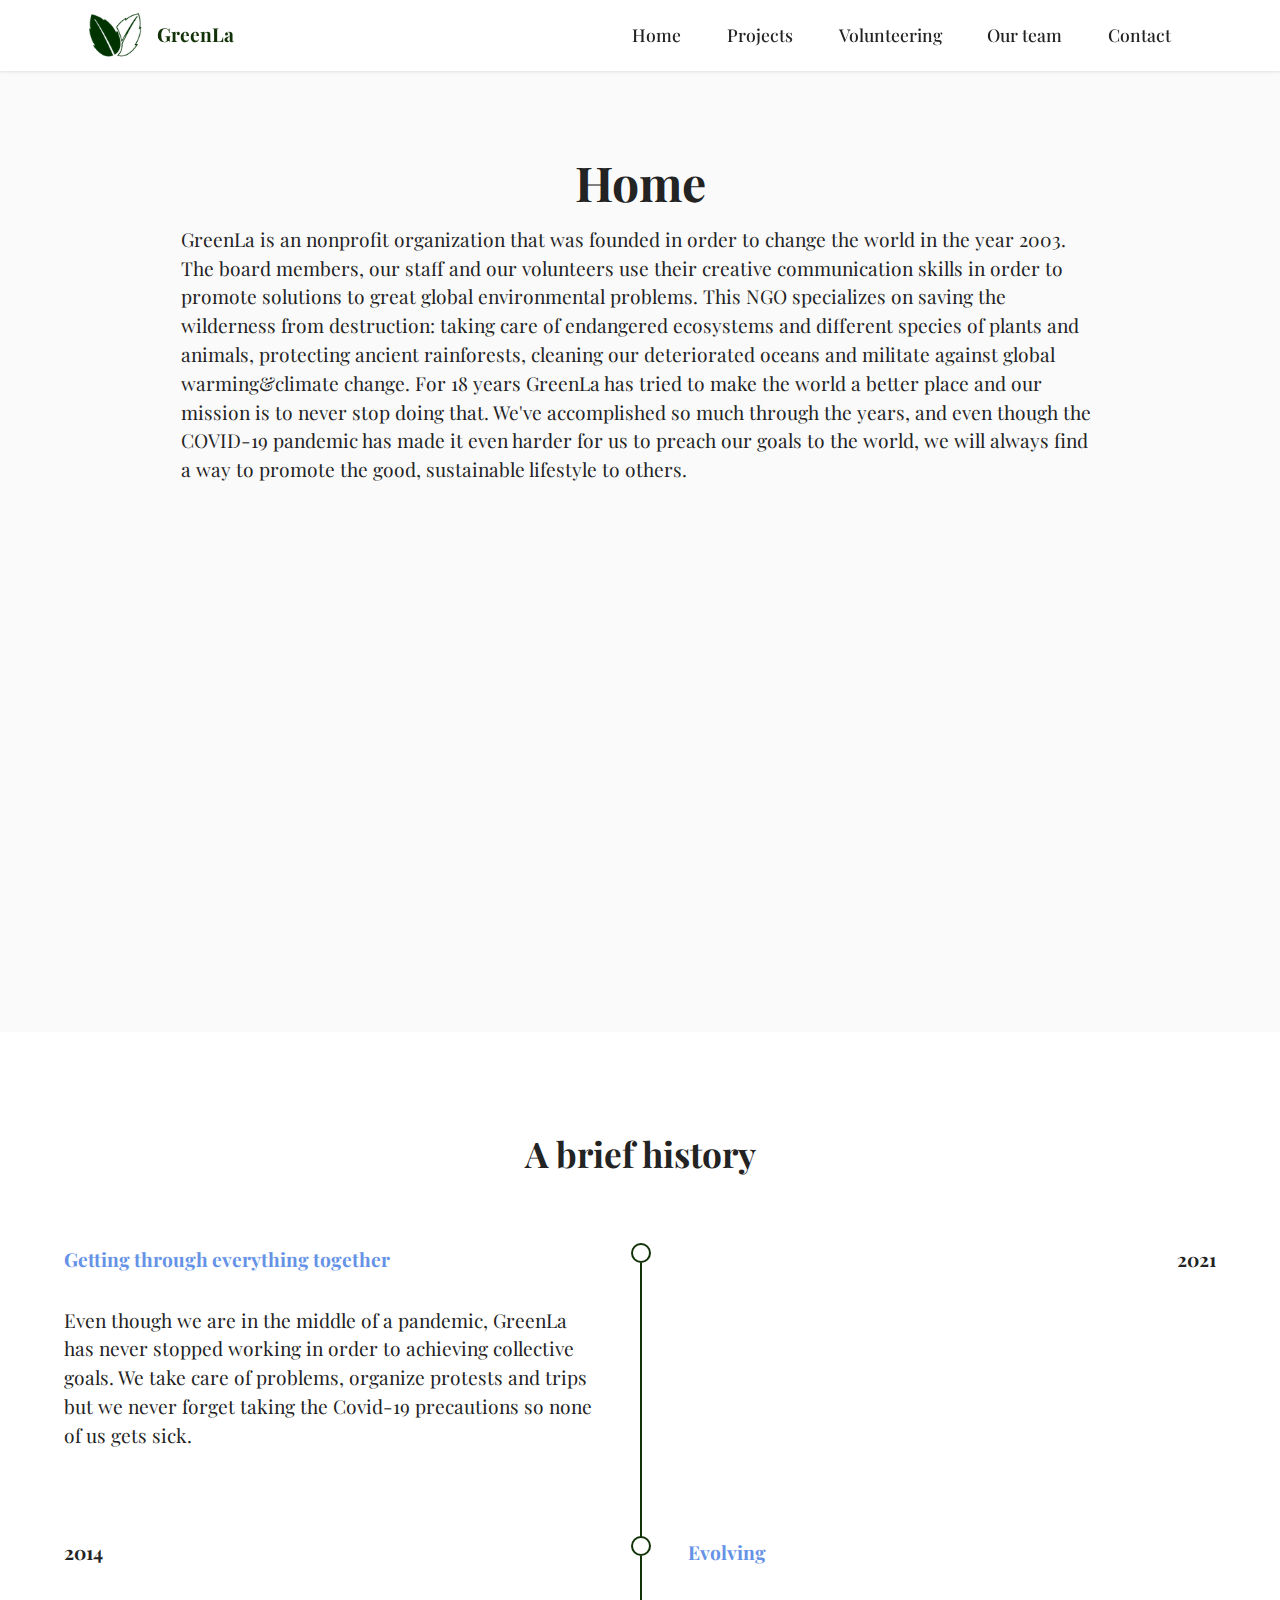
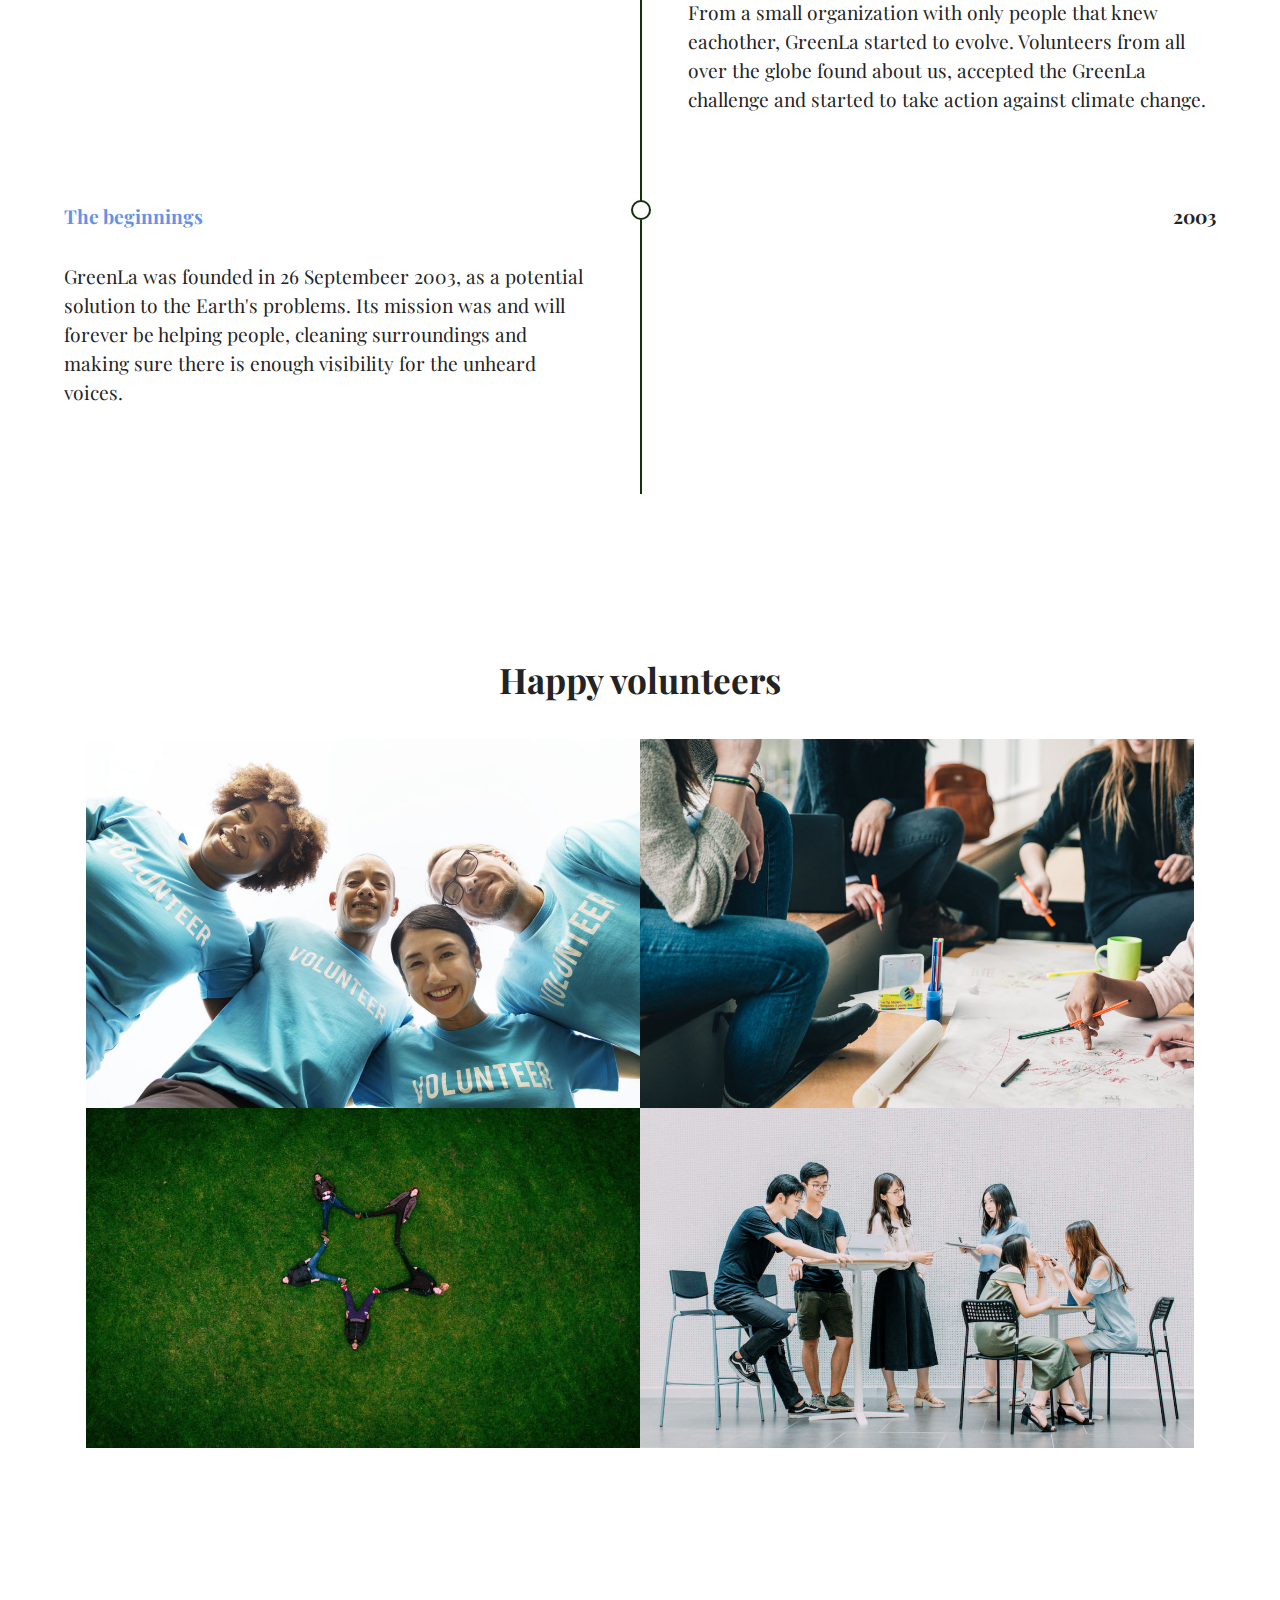
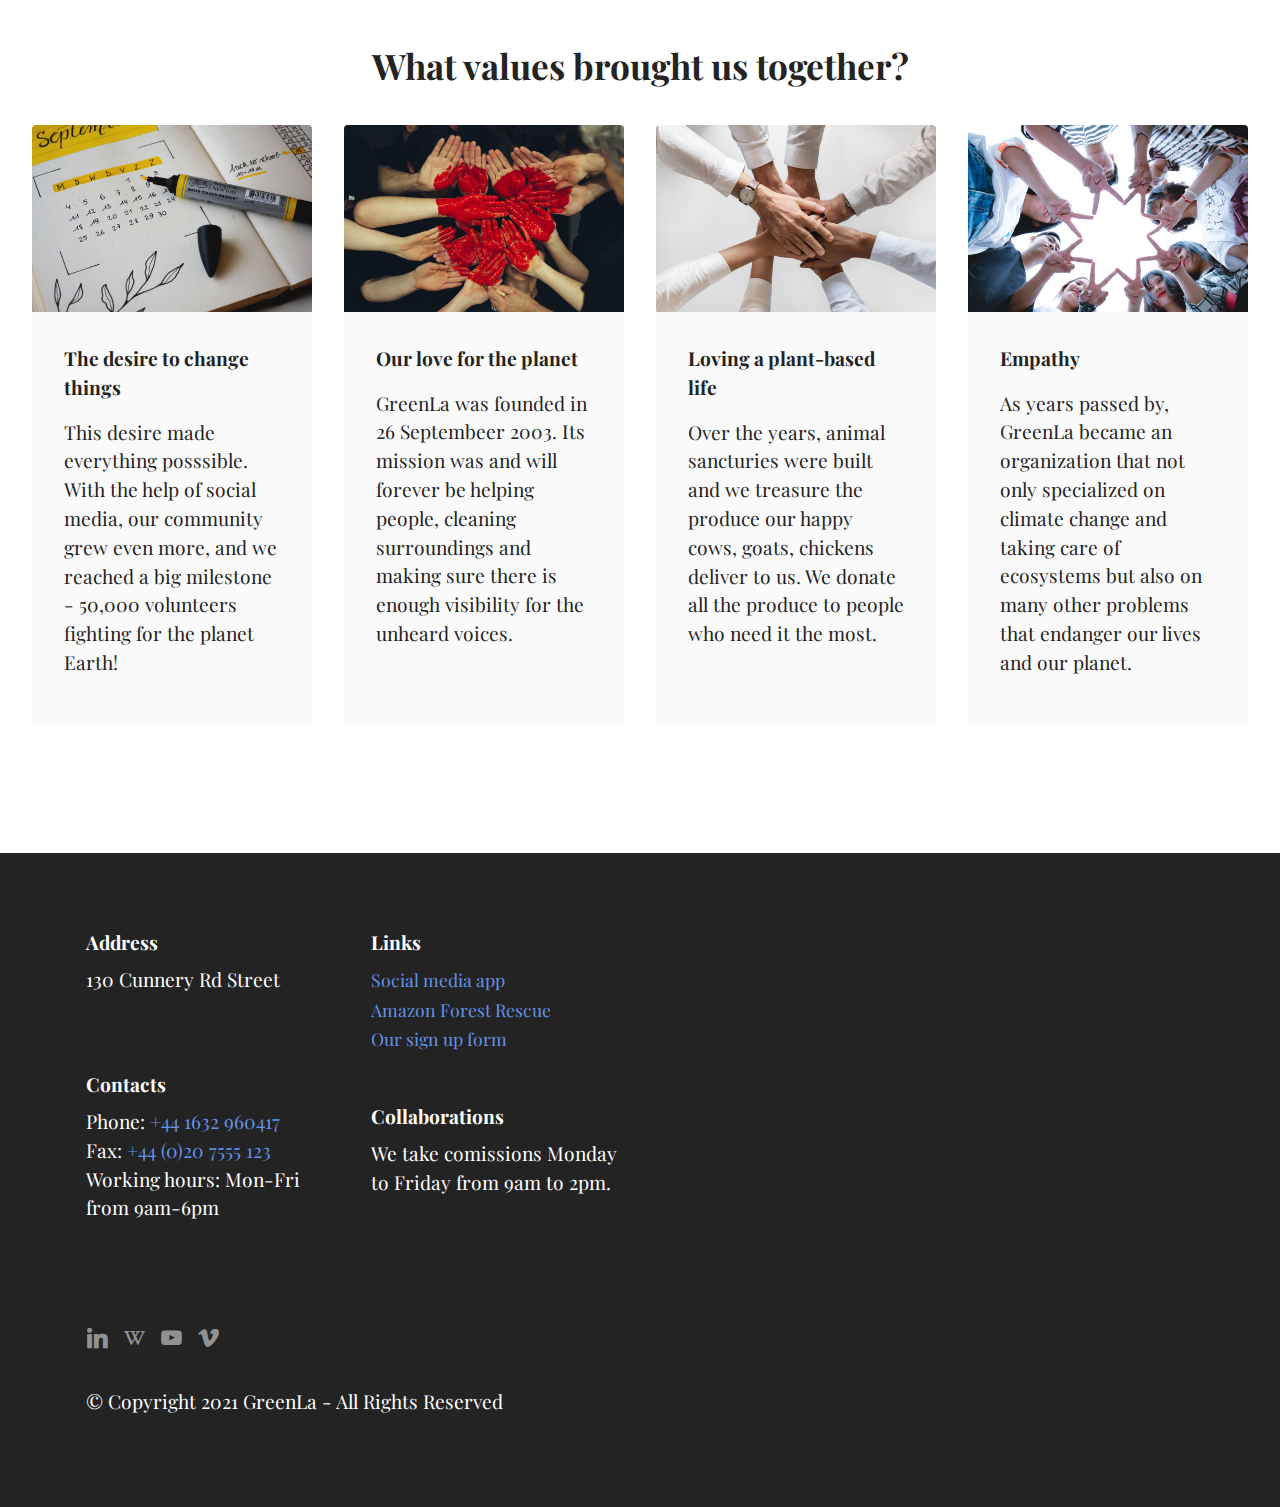
<file: index.html>
<!DOCTYPE html>
<html  >
<head>
  <!-- Site made with Mobirise Website Builder v5.5.2, https://mobirise.com -->
  <meta charset="UTF-8">
  <meta http-equiv="X-UA-Compatible" content="IE=edge">
  <meta name="generator" content="Mobirise v5.5.2, mobirise.com">
  <meta name="viewport" content="width=device-width, initial-scale=1, minimum-scale=1">
  <link rel="shortcut icon" href="assets/images/leaves2-copy-82x68.png" type="image/x-icon">
  <meta name="description" content="">
  
  
  <title>Home</title>
  <link rel="stylesheet" href="assets/web/assets/mobirise-icons2/mobirise2.css">
  <link rel="stylesheet" href="assets/bootstrap/css/bootstrap.min.css">
  <link rel="stylesheet" href="assets/bootstrap/css/bootstrap-grid.min.css">
  <link rel="stylesheet" href="assets/bootstrap/css/bootstrap-reboot.min.css">
  <link rel="stylesheet" href="assets/dropdown/css/style.css">
  <link rel="stylesheet" href="assets/socicon/css/styles.css">
  <link rel="stylesheet" href="assets/theme/css/style.css">
  <link rel="preload" href="https://fonts.googleapis.com/css?family=Playfair+Display:400,500,600,700,800,900,400i,500i,600i,700i,800i,900i&display=swap" as="style" onload="this.onload=null;this.rel='stylesheet'">
  <noscript><link rel="stylesheet" href="https://fonts.googleapis.com/css?family=Playfair+Display:400,500,600,700,800,900,400i,500i,600i,700i,800i,900i&display=swap"></noscript>
  <link rel="preload" as="style" href="assets/mobirise/css/mbr-additional.css"><link rel="stylesheet" href="assets/mobirise/css/mbr-additional.css" type="text/css">
  
  
  
  
</head>
<body>
  
  <section data-bs-version="5.1" class="menu menu2 cid-sSI43nQZOs" once="menu" id="menu2-1e">
    
    <nav class="navbar navbar-dropdown navbar-fixed-top navbar-expand-lg">
        <div class="container">
            <div class="navbar-brand">
                <span class="navbar-logo">
                    <a href="index.html#top">
                        <img src="assets/images/leaves2-copy-82x68.png" alt="logo of GreenLa" style="height: 3rem;">
                    </a>
                </span>
                <span class="navbar-caption-wrap"><a class="navbar-caption text-primary display-1" href="index.html#top">GreenLa</a></span>
            </div>
            <button class="navbar-toggler" type="button" data-toggle="collapse" data-bs-toggle="collapse" data-target="#navbarSupportedContent" data-bs-target="#navbarSupportedContent" aria-controls="navbarNavAltMarkup" aria-expanded="false" aria-label="Toggle navigation">
                <div class="hamburger">
                    <span></span>
                    <span></span>
                    <span></span>
                    <span></span>
                </div>
            </button>
            <div class="collapse navbar-collapse" id="navbarSupportedContent">
                <ul class="navbar-nav nav-dropdown nav-right" data-app-modern-menu="true"><li class="nav-item"><a class="nav-link link text-black text-primary display-4" href="index.html#top">Home</a></li>
                    <li class="nav-item"><a class="nav-link link text-black text-primary display-4" href="projects.html#top">Projects</a></li>
                    <li class="nav-item"><a class="nav-link link text-black text-primary display-4" href="volunteering.html#top">Volunteering</a>
                    </li><li class="nav-item"><a class="nav-link link text-black text-primary display-4" href="team.html#top">Our team</a></li><li class="nav-item"><a class="nav-link link text-black text-primary display-4" href="contact.html#top">Contact</a></li></ul>
                
                
            </div>
        </div>
    </nav>
</section>

<section data-bs-version="5.1" class="header16 cid-sSCWESHPkP" id="header16-p">

    

    

    <div class="container">
        <div class="row justify-content-center">
            <div class="col-12 col-lg-10">
                <h1 class="mbr-section-title mbr-fonts-style mb-3 display-2"><strong>Home</strong></h1>
                <p class="mbr-text mbr-fonts-style display-7">GreenLa is an nonprofit organization that was founded in order to change the world in the year 2003. The board members, our staff and our volunteers use their creative communication skills in order to promote solutions to great global environmental problems. This NGO specializes on saving the wilderness from destruction: taking care of endangered ecosystems and different species of plants and animals, protecting ancient rainforests, cleaning our deteriorated oceans and militate against global warming&amp;climate change. For 18 years GreenLa has tried to make the world a better place and our mission is to never stop doing that. We've accomplished so much through the years, and even though the COVID-19 pandemic has made it even harder for us to preach our goals to the world, we will always find a way to promote the good, sustainable lifestyle to others.</p>
                
                <div class="video-wrapper mt-4"><iframe class="mbr-embedded-video" src="https://www.youtube.com/embed/Ig9Tfc_hNsE?rel=0&amp;amp;showinfo=0&amp;autoplay=0&amp;loop=0" width="1280" height="720" frameborder="0" allowfullscreen></iframe></div>
            </div>
        </div>
    </div>
</section>

<section data-bs-version="5.1" class="timeline1 cid-sSJBG1MIIa" id="timeline1-22">
    
    
    <div class="timelines-container container-fluid" mbri-timelines="">
        <div class="mbr-section-head">
            <h3 class="mbr-section-title mbr-fonts-style align-center mb-0 display-5"><strong>A brief history</strong></h3>
            
        </div>
        <div class="row timeline-element mb-2 mt-4 reverseTimeline">
            <div class="timeline-date col-12 col-md-6">
                <div class="timeline-date-wrapper">
                    <p class="mbr-timeline-date mbr-fonts-style display-7"><strong>2021</strong></p>
                </div>
            </div>
            <span class="iconBackground"></span>
            <div class="col-12 col-md-6">
                <div class="timeline-text-wrapper">
                    <h4 class="mbr-timeline-title mbr-fonts-style mb-4 display-7"><strong>Getting through everything together</strong></h4>
                    
                    <p class="mbr-text mbr-fonts-style display-7">Even though we are in the middle of a pandemic, GreenLa has never stopped working in order to achieving collective goals. We take care of problems, organize protests and trips but we never forget taking the Covid-19 precautions so none of us gets sick.</p>
                </div>
            </div>
        </div>
        <div class="row timeline-element mb-2">
            <div class="col-12 col-md-6">
                <div class="timeline-text-wrapper">
                    <h4 class="mbr-timeline-title mbr-fonts-style mb-4 display-7"><strong>Evolving</strong></h4>
                    
                    <p class="mbr-text mbr-fonts-style display-7">From a small organization with only people that knew eachother, GreenLa started to evolve. Volunteers from all over the globe found about us, accepted the GreenLa challenge and started to take action against climate change.</p>
                </div>
            </div>
            <span class="iconBackground"></span>
            <div class="timeline-date col-12 col-md-6">
                <div class="timeline-date-wrapper">
                    <p class="mbr-timeline-date mbr-fonts-style display-7"><strong>2014</strong></p>
                </div>
            </div>
        </div>
        <div class="row timeline-element mb-2">
            <div class="timeline-date col-12 col-md-6">
                <div class="timeline-date-wrapper">
                    <p class="mbr-timeline-date mbr-fonts-style display-7"><strong>2003</strong></p>
                </div>
            </div>
            <span class="iconBackground"></span>
            <div class="col-12 col-md-6">
                <div class="timeline-text-wrapper">
                    <h4 class="mbr-timeline-title mbr-fonts-style mb-4 display-7"><strong>The beginnings</strong></h4>
                    
                    <p class="mbr-text mbr-fonts-style display-7">GreenLa was founded in 26 Septembeer 2003, as a potential solution to the Earth's problems. Its mission was and will forever be helping people, cleaning surroundings and making sure there is enough visibility for the unheard voices.</p>
                </div>
            </div>
        </div>
        
        
        
        
        
        
        
        
        
    </div>
</section>

<section data-bs-version="5.1" class="gallery4 mbr-gallery cid-sSKCQoH2rO" id="gallery4-2a">
    

    

    <div class="container">
        <div class="mbr-section-head">
            <h3 class="mbr-section-title mbr-fonts-style align-center m-0 display-5"><strong>Happy volunteers</strong></h3>
            
        </div>
        <div class="row mbr-gallery mt-4">
            <div class="col-12 col-md-6 col-lg-6 item gallery-image">
                <div class="item-wrapper" data-toggle="modal" data-bs-toggle="modal" data-target="#sSU2YLl3ND-modal" data-bs-target="#sSU2YLl3ND-modal">
                    <img class="w-100" src="assets/images/adult-3641205-1280-copy-1032x688.jpg" alt="volunteers smilling" data-slide-to="0" data-bs-slide-to="0" data-target="#lb-sSU2YLl3ND" data-bs-target="#lb-sSU2YLl3ND">
                    <div class="icon-wrapper">
                        <span class="mobi-mbri mobi-mbri-search mbr-iconfont mbr-iconfont-btn"></span>
                    </div>
                </div>
                
            </div>
            <div class="col-12 col-md-6 col-lg-6 item gallery-image">
                <div class="item-wrapper" data-toggle="modal" data-bs-toggle="modal" data-target="#sSU2YLl3ND-modal" data-bs-target="#sSU2YLl3ND-modal">
                    <img class="w-100" src="assets/images/people-2557399-1280-copy-1032x688.jpg" alt="people sitting at a table" data-slide-to="1" data-bs-slide-to="1" data-target="#lb-sSU2YLl3ND" data-bs-target="#lb-sSU2YLl3ND">
                    <div class="icon-wrapper">
                        <span class="mobi-mbri mobi-mbri-search mbr-iconfont mbr-iconfont-btn"></span>
                    </div>
                </div>
                
            </div>
            
            <div class="col-12 col-md-6 col-lg-6 item gallery-image">
                <div class="item-wrapper" data-toggle="modal" data-bs-toggle="modal" data-target="#sSU2YLl3ND-modal" data-bs-target="#sSU2YLl3ND-modal">
                    <img class="w-100" src="assets/images/adult-1853483-1280-copy-1032x579.jpg" alt="people in the grass sitting in a form of a star" data-slide-to="2" data-bs-slide-to="2" data-target="#lb-sSU2YLl3ND" data-bs-target="#lb-sSU2YLl3ND">
                    <div class="icon-wrapper">
                        <span class="mobi-mbri mobi-mbri-search mbr-iconfont mbr-iconfont-btn"></span>
                    </div>
                </div>
                
            </div><div class="col-12 col-md-6 col-lg-6 item gallery-image">
                <div class="item-wrapper" data-toggle="modal" data-bs-toggle="modal" data-target="#sSU2YLl3ND-modal" data-bs-target="#sSU2YLl3ND-modal">
                    <img class="w-100" src="assets/images/akson-copy-1032x633.jpg" alt="multiple people discussing" data-slide-to="3" data-bs-slide-to="3" data-target="#lb-sSU2YLl3ND" data-bs-target="#lb-sSU2YLl3ND">
                    <div class="icon-wrapper">
                        <span class="mobi-mbri mobi-mbri-search mbr-iconfont mbr-iconfont-btn"></span>
                    </div>
                </div>
                
            </div>
        </div>

        <div class="modal mbr-slider" tabindex="-1" role="dialog" aria-hidden="true" id="sSU2YLl3ND-modal">
            <div class="modal-dialog" role="document">
                <div class="modal-content">
                    <div class="modal-body">
                        <div class="carousel slide" id="lb-sSU2YLl3ND" data-interval="5000" data-bs-interval="5000">
                            <div class="carousel-inner">
                                <div class="carousel-item active">
                                    <img class="d-block w-100" src="assets/images/adult-3641205-1280-copy-1032x688.jpg" alt="">
                                </div>
                                <div class="carousel-item">
                                    <img class="d-block w-100" src="assets/images/people-2557399-1280-copy-1032x688.jpg" alt="">
                                </div>
                                
                                <div class="carousel-item">
                                    <img class="d-block w-100" src="assets/images/adult-1853483-1280-copy-1032x579.jpg" alt="">
                                </div><div class="carousel-item">
                                    <img class="d-block w-100" src="assets/images/akson-copy-1032x633.jpg" alt="">
                                </div>
                            </div>
                            <ol class="carousel-indicators">
                                <li data-slide-to="0" data-bs-slide-to="0" class="active" data-target="#lb-sSU2YLl3ND" data-bs-target="#lb-sSU2YLl3ND"></li>
                                <li data-slide-to="1" data-bs-slide-to="1" data-target="#lb-sSU2YLl3ND" data-bs-target="#lb-sSU2YLl3ND"></li>
                                <li data-slide-to="2" data-bs-slide-to="2" data-target="#lb-sSU2YLl3ND" data-bs-target="#lb-sSU2YLl3ND"></li><li data-slide-to="3" data-bs-slide-to="3" data-target="#lb-sSU2YLl3ND" data-bs-target="#lb-sSU2YLl3ND"></li>
                                
                            </ol>
                            <a role="button" href="" class="close" data-dismiss="modal" data-bs-dismiss="modal" aria-label="Close">
                            </a>
                            <a class="carousel-control-prev carousel-control" role="button" data-slide="prev" data-bs-slide="prev" href="#lb-sSU2YLl3ND">
                                <span class="mobi-mbri mobi-mbri-arrow-prev" aria-hidden="true"></span>
                                <span class="sr-only visually-hidden">Previous</span>
                            </a>
                            <a class="carousel-control-next carousel-control" role="button" data-slide="next" data-bs-slide="next" href="#lb-sSU2YLl3ND">
                                <span class="mobi-mbri mobi-mbri-arrow-next" aria-hidden="true"></span>
                                <span class="sr-only visually-hidden">Next</span>
                            </a>
                        </div>
                    </div>
                </div>
            </div>
        </div>
    </div>
</section>

<section data-bs-version="5.1" class="gallery3 cid-sSEwxecQj1" id="gallery3-w">
    
    
    <div class="container-fluid">
        <div class="mbr-section-head">
            <h4 class="mbr-section-title mbr-fonts-style align-center mb-0 display-5"><strong>What values brought us together?</strong></h4>
            
        </div>
        <div class="row mt-4">
            <div class="item features-image сol-12 col-md-6 col-lg-3">
                <div class="item-wrapper">
                    <div class="item-img">
                        <img src="assets/images/event-planning1-copy-1066x712.jpg" alt="a photo of a calendar for september">
                    </div>
                    <div class="item-content">
                        <h5 class="item-title mbr-fonts-style display-7"><strong>The desire to change things</strong></h5>
                        
                        <p class="mbr-text mbr-fonts-style mt-3 display-7">This desire made everything posssible. With the help of social media, our community grew even more, and we reached a big milestone - 50,000 volunteers fighting for the planet Earth!</p>
                    </div>
                    
                </div>
            </div>
            <div class="item features-image сol-12 col-md-6 col-lg-3">
                <div class="item-wrapper">
                    <div class="item-img">
                        <img src="assets/images/love-copy-1066x711.jpg" alt="people holding their painted hands in form of a heart">
                    </div>
                    <div class="item-content">
                        <h5 class="item-title mbr-fonts-style display-7"><strong>Our love for the planet</strong></h5>
                        
                        <p class="mbr-text mbr-fonts-style mt-3 display-7">GreenLa was founded in 26 Septembeer 2003. Its mission was and will forever be helping people, cleaning surroundings and making sure there is enough visibility for the unheard voices.</p>
                    </div>
                    
                </div>
            </div>
            <div class="item features-image сol-12 col-md-6 col-lg-3">
                <div class="item-wrapper">
                    <div class="item-img">
                        <img src="assets/images/teamwork1-copy-1066x712.jpg" alt="multiple hands on top of eachother">
                    </div>
                    <div class="item-content">
                        <h5 class="item-title mbr-fonts-style display-7"><strong>Loving a plant-based life</strong></h5>
                        
                        <p class="mbr-text mbr-fonts-style mt-3 display-7">Over the years, animal sancturies were built and we treasure the produce our happy cows, goats, chickens deliver to us. We donate all the produce to people who need it the most.</p>
                    </div>
                    
                </div>
            </div>
            <div class="item features-image сol-12 col-md-6 col-lg-3">
                <div class="item-wrapper">
                    <div class="item-img">
                        <img src="assets/images/friendship-copy-1066x711.jpg" alt="people forming a star with their fingers" title="">
                    </div>
                    <div class="item-content">
                        <h5 class="item-title mbr-fonts-style display-7"><strong>Empathy</strong></h5>
                        
                        <p class="mbr-text mbr-fonts-style mt-3 display-7">As years passed by, GreenLa became an organization that not only specialized on climate change and taking care of ecosystems but also on many other problems that endanger our lives and our planet.</p>
                    </div>
                    
                </div>
            </div>
        </div>
    </div>
</section>

<section data-bs-version="5.1" class="footer6 cid-sSTGEPWuxp" once="footers" id="footer6-2b">

    

    

    <div class="container">
        <div class="row content mbr-white">
            <div class="col-12 col-md-3 mbr-fonts-style display-7">
                <h5 class="mbr-section-subtitle mbr-fonts-style mb-2 display-7">
                    <strong>Address</strong>
                </h5>
                <p class="mbr-text mbr-fonts-style display-7">
                    130 Cunnery Rd Street</p> <br>
                <h5 class="mbr-section-subtitle mbr-fonts-style mb-2 mt-4 display-7">
                    <strong>Contacts</strong>
                </h5>
                <p class="mbr-text mbr-fonts-style mb-4 display-7">
                    Phone:<a href="tel: +44 1632 960417" class="text-info"> +44 1632 960417</a><br>
                    Fax: <a href="tel:+44 (0)20 7555 123" class="text-info">+44 (0)20 7555 123</a><br>
                    Working hours: Mon-Fri from 9am-6pm</p>
            </div>
            <div class="col-12 col-md-3 mbr-fonts-style display-7">
                <h5 class="mbr-section-subtitle mbr-fonts-style mb-2 display-7">
                    <strong>Links</strong>
                </h5>
                <ul class="list mbr-fonts-style mb-4 display-4">
                    <li class="mbr-text item-wrap"><a href="https://play.google.com/store/apps/details?id=com.aminprojects.saveearth&hl=en&gl=US" class="text-info" target="_blank">Social media app</a></li>
                    <li class="mbr-text item-wrap"><a href="https://www.youtube.com/watch?v=A84N89Krqro" class="text-info" target="_blank">Amazon Forest Rescue</a></li>
                    <li class="mbr-text item-wrap"><a href="https://docs.google.com/forms/d/e/1FAIpQLSdrjlGbO0UrQ8IA3pUYPmqhKifct9EdD54MiZlI0Jw7jekb7w/viewform?usp=sf_link" class="text-info" target="_blank">Our sign up form</a></li>
                </ul>
                <h5 class="mbr-section-subtitle mbr-fonts-style mb-2 mt-5 display-7"><strong>Collaborations</strong></h5>
                <p class="mbr-text mbr-fonts-style mb-4 display-7">We take comissions Monday to Friday from 9am to 2pm.</p>
            </div>
            <div class="col-12 col-md-6">
                <div class="google-map"><iframe frameborder="0" style="border:0" src="https://www.google.com/maps/embed?pb=!1m18!1m12!1m3!1d75993.25869254372!2d-2.2935022057813854!3d53.4722249748757!2m3!1f0!2f0!3f0!3m2!1i1024!2i768!4f13.1!3m3!1m2!1s0x487a4d4c5226f5db%3A0xd9be143804fe6baa!2sManchester%2C%20UK!5e0!3m2!1sen!2sro!4v1636825745213!5m2!1sen!2sro" allowfullscreen=""></iframe></div>
            </div>
            <div class="col-md-6">
                <div class="social-list align-left">
                    <div class="soc-item">
                        <a href="https://www.linkedin.com" target="_blank">
                            <span class="mbr-iconfont mbr-iconfont-social socicon-linkedin socicon"></span>
                        </a>
                    </div>
                    <div class="soc-item">
                        <a href="https://www.wikipedia.com" target="_blank">
                            <span class="mbr-iconfont mbr-iconfont-social socicon-wikipedia socicon"></span>
                        </a>
                    </div>
                    <div class="soc-item">
                        <a href="https://www.youtube.com" target="_blank">
                            <span class="mbr-iconfont mbr-iconfont-social socicon-youtube socicon"></span>
                        </a>
                    </div>
                    <div class="soc-item">
                        <a href="https://www.vimeo.com" target="_blank">
                            <span class="mbr-iconfont mbr-iconfont-social socicon-vimeo socicon"></span>
                        </a>
                    </div>
                    
                    
                </div>
            </div>
        </div>
        <div class="footer-lower">
            <div class="media-container-row">
                <div class="col-sm-12">
                    <hr>
                </div>
            </div>
            <div class="col-sm-12 copyright pl-0">
                <p class="mbr-text mbr-fonts-style mbr-white display-7">
                    © Copyright 2021 GreenLa - All Rights Reserved
                </p>
            </div>
        </div>
    </div>
</section><section><a href="https://mobirise.site/f"></a></section><script src="assets/bootstrap/js/bootstrap.bundle.min.js"></script>  <script src="assets/smoothscroll/smooth-scroll.js"></script>  <script src="assets/ytplayer/index.js"></script>  <script src="assets/playervimeo/vimeo_player.js"></script>  <script src="assets/dropdown/js/navbar-dropdown.js"></script>  <script src="assets/theme/js/script.js"></script>  
  
  
 <div id="scrollToTop" class="scrollToTop mbr-arrow-up"><a style="text-align: center;"><i class="mbr-arrow-up-icon mbr-arrow-up-icon-cm cm-icon cm-icon-smallarrow-up"></i></a></div>
  </body>
</html>
</file>
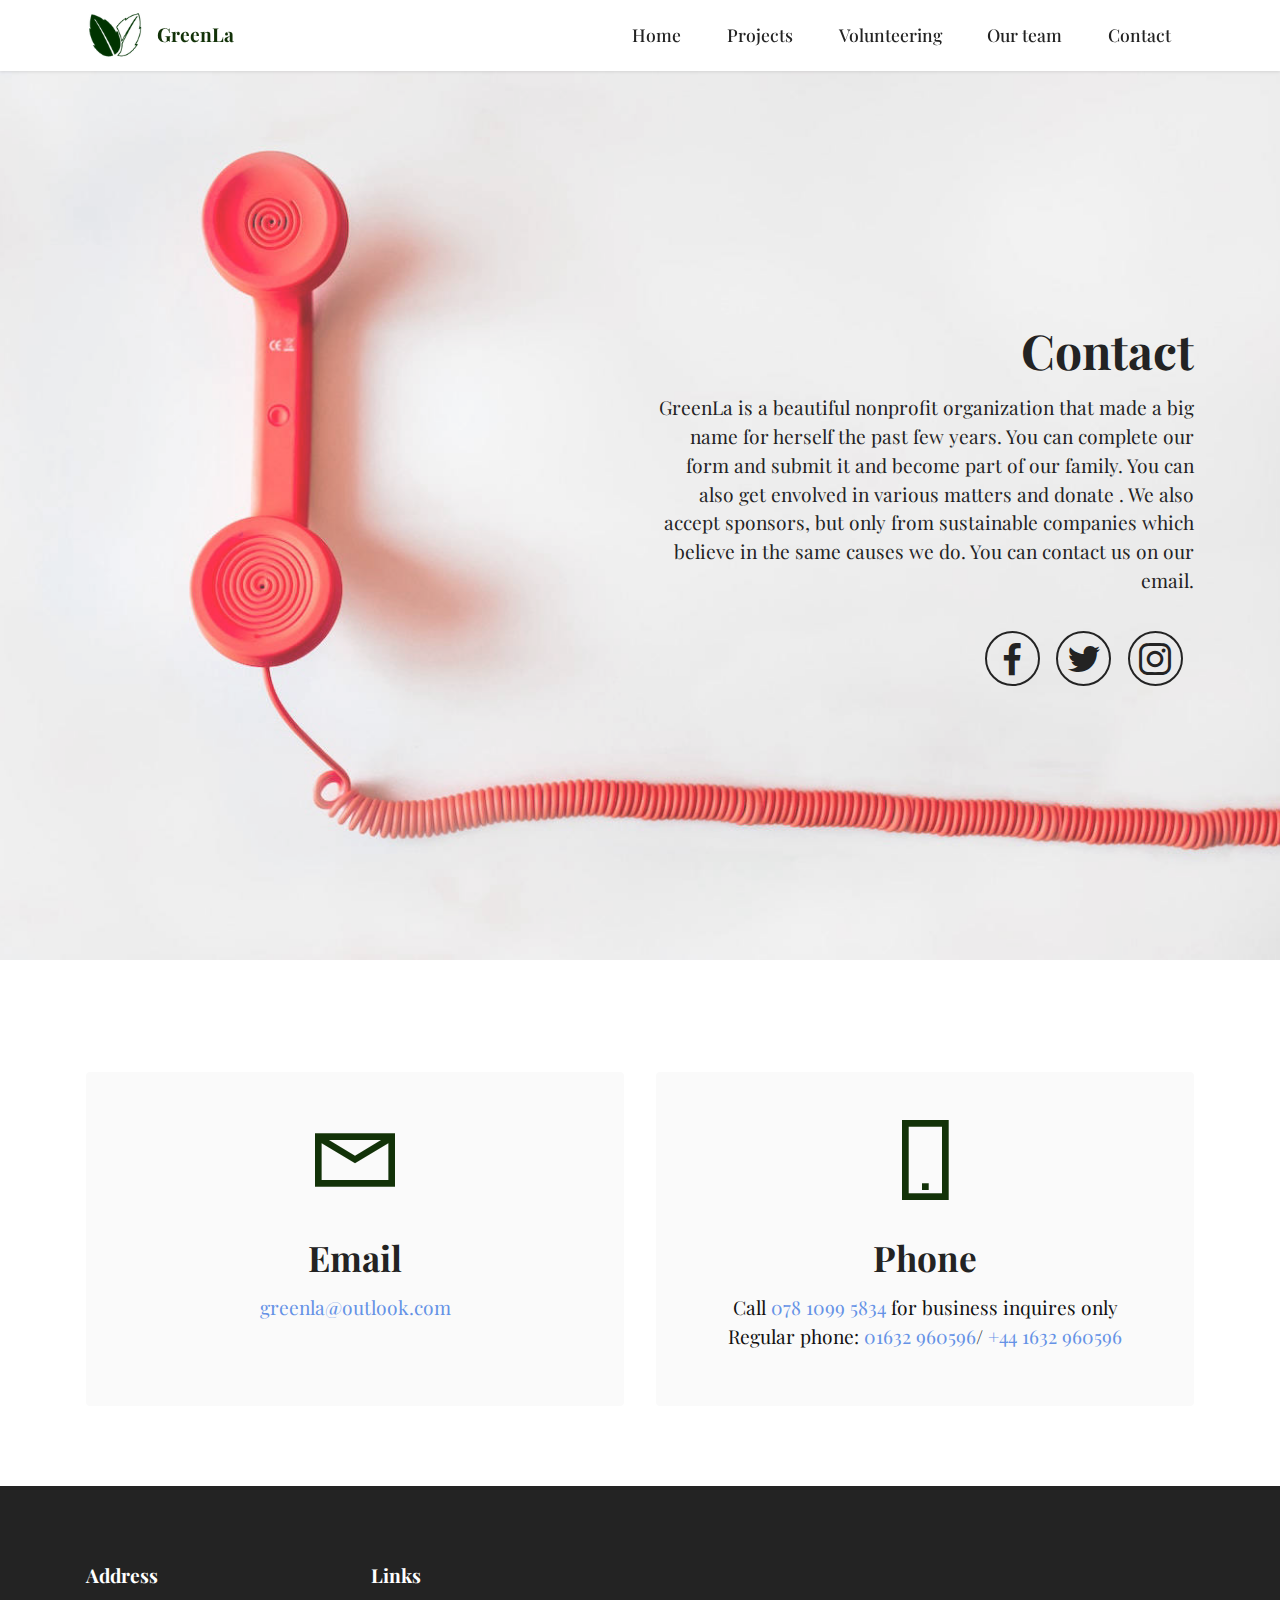
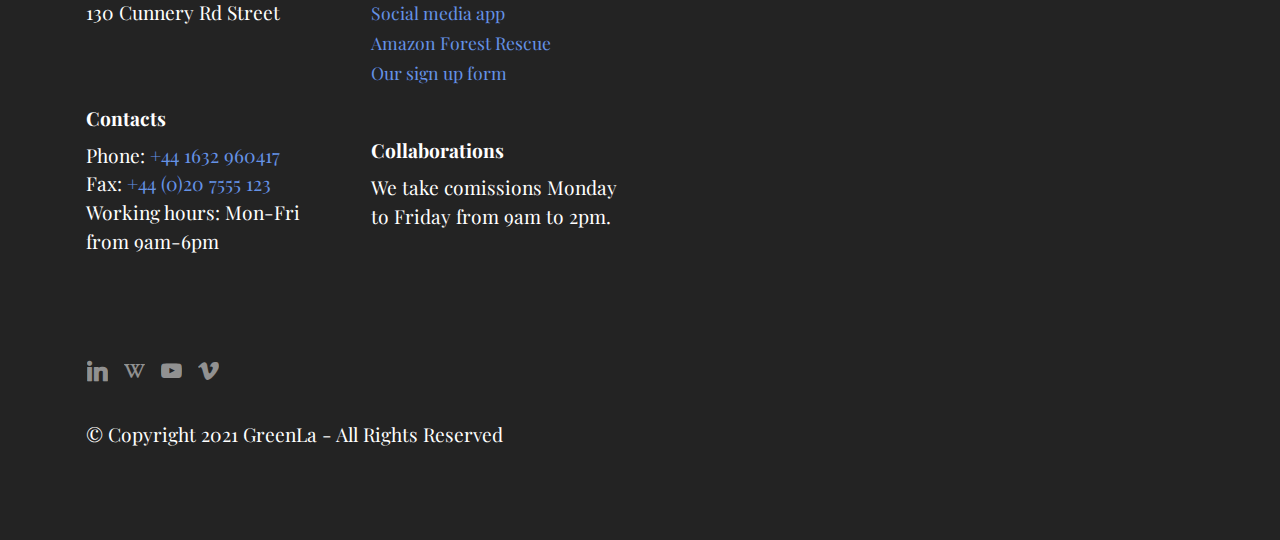
<file: contact.html>
<!DOCTYPE html>
<html  >
<head>
  <!-- Site made with Mobirise Website Builder v5.5.2, https://mobirise.com -->
  <meta charset="UTF-8">
  <meta http-equiv="X-UA-Compatible" content="IE=edge">
  <meta name="generator" content="Mobirise v5.5.2, mobirise.com">
  <meta name="viewport" content="width=device-width, initial-scale=1, minimum-scale=1">
  <link rel="shortcut icon" href="assets/images/leaves2-copy-82x68.png" type="image/x-icon">
  <meta name="description" content="">
  
  
  <title>Contact</title>
  <link rel="stylesheet" href="assets/web/assets/mobirise-icons2/mobirise2.css">
  <link rel="stylesheet" href="assets/bootstrap/css/bootstrap.min.css">
  <link rel="stylesheet" href="assets/bootstrap/css/bootstrap-grid.min.css">
  <link rel="stylesheet" href="assets/bootstrap/css/bootstrap-reboot.min.css">
  <link rel="stylesheet" href="assets/dropdown/css/style.css">
  <link rel="stylesheet" href="assets/socicon/css/styles.css">
  <link rel="stylesheet" href="assets/theme/css/style.css">
  <link rel="preload" href="https://fonts.googleapis.com/css?family=Playfair+Display:400,500,600,700,800,900,400i,500i,600i,700i,800i,900i&display=swap" as="style" onload="this.onload=null;this.rel='stylesheet'">
  <noscript><link rel="stylesheet" href="https://fonts.googleapis.com/css?family=Playfair+Display:400,500,600,700,800,900,400i,500i,600i,700i,800i,900i&display=swap"></noscript>
  <link rel="preload" as="style" href="assets/mobirise/css/mbr-additional.css"><link rel="stylesheet" href="assets/mobirise/css/mbr-additional.css" type="text/css">
  
  
  
  
</head>
<body>
  
  <section data-bs-version="5.1" class="menu menu2 cid-sSI43nQZOs" once="menu" id="menu2-1x">
    
    <nav class="navbar navbar-dropdown navbar-fixed-top navbar-expand-lg">
        <div class="container">
            <div class="navbar-brand">
                <span class="navbar-logo">
                    <a href="index.html#top">
                        <img src="assets/images/leaves2-copy-82x68.png" alt="logo of GreenLa" style="height: 3rem;">
                    </a>
                </span>
                <span class="navbar-caption-wrap"><a class="navbar-caption text-primary display-1" href="index.html#top">GreenLa</a></span>
            </div>
            <button class="navbar-toggler" type="button" data-toggle="collapse" data-bs-toggle="collapse" data-target="#navbarSupportedContent" data-bs-target="#navbarSupportedContent" aria-controls="navbarNavAltMarkup" aria-expanded="false" aria-label="Toggle navigation">
                <div class="hamburger">
                    <span></span>
                    <span></span>
                    <span></span>
                    <span></span>
                </div>
            </button>
            <div class="collapse navbar-collapse" id="navbarSupportedContent">
                <ul class="navbar-nav nav-dropdown nav-right" data-app-modern-menu="true"><li class="nav-item"><a class="nav-link link text-black text-primary display-4" href="index.html#top">Home</a></li>
                    <li class="nav-item"><a class="nav-link link text-black text-primary display-4" href="projects.html#top">Projects</a></li>
                    <li class="nav-item"><a class="nav-link link text-black text-primary display-4" href="volunteering.html#top">Volunteering</a>
                    </li><li class="nav-item"><a class="nav-link link text-black text-primary display-4" href="team.html#top">Our team</a></li><li class="nav-item"><a class="nav-link link text-black text-primary display-4" href="contact.html#top">Contact</a></li></ul>
                
                
            </div>
        </div>
    </nav>
</section>

<section data-bs-version="5.1" class="header13 cid-sSItQGLnpW mbr-fullscreen" id="header13-1z">

    

    <div class="mbr-overlay" style="opacity: 0.2; background-color: rgb(255, 255, 255);"></div>

    <div class="align-center container">
        <div class="row justify-content-end">
            <div class="col-12 col-lg-6">
                <h1 class="mbr-section-title mbr-fonts-style mb-3 display-2"><strong>Contact</strong></h1>
                
                <p class="mbr-text mbr-fonts-style mb-3 display-7">GreenLa is a beautiful nonprofit organization that made a big name for herself the past few years. You can complete our form and submit it and become part of our family. You can also get envolved in various matters and donate . We also accept sponsors, but only from sustainable companies which believe in the same causes we do. You can contact us on our email.</p>
                
                <div class="social-row display-7 mt-5">
                    <div class="soc-item">
                        <a href="https://www.facebook.com" target="_blank">
                            <span class="mbr-iconfont socicon-facebook socicon"></span>
                        </a>
                    </div>
                    <div class="soc-item">
                        <a href="https://www.twitter.com" target="_blank">
                            <span class="mbr-iconfont socicon-twitter socicon"></span>
                        </a>
                    </div>
                    <div class="soc-item">
                        <a href="https://www.instagram.com" target="_blank">
                            <span class="mbr-iconfont socicon-instagram socicon"></span>
                        </a>
                    </div>
                    
                    
                </div>
            </div>
        </div>
    </div>
</section>

<section data-bs-version="5.1" class="contacts1 cid-sSKlh4xSwS" id="contacts1-28">

    

    
    <div class="container">
        
        <div class="row justify-content-center mt-4">
            <div class="card col-12 col-lg-6">
                <div class="card-wrapper">
                    <div class="card-box align-center">
                        <div class="image-wrapper">
                            <span class="mbr-iconfont mobi-mbri-letter mobi-mbri"></span>
                        </div>
                        <h4 class="card-title mbr-fonts-style mb-2 display-5">
                            <strong>Email</strong>
                        </h4>
                        
                        <h5 class="link mbr-fonts-style display-7"><a href="mailto:greenla@outlook.com" class="text-info">greenla@outlook.com</a></h5>
                    </div>
                </div>
            </div>
            <div class="card col-12 col-lg-6">
                <div class="card-wrapper">
                    <div class="card-box align-center">
                        <div class="image-wrapper">
                            <span class="mbr-iconfont mobi-mbri-mobile-2 mobi-mbri"></span>
                        </div>
                        <h4 class="card-title mbr-fonts-style align-center mb-2 display-5">
                            <strong>Phone</strong>
                        </h4>
                        
                        <h5 class="link mbr-black mbr-fonts-style display-7">
                            Call&nbsp;<a href="tel:078 1099 5834" class="text-info">078 1099 5834</a> for business inquires only<br>Regular phone:<a href="tel: 01632 960596" class="text-info"> 01632 960596</a>/ <a href="tel:+44 1632 960596" class="text-info">+44 1632 960596</a></h5>
                    </div>
                </div>
            </div>
        </div>
    </div>
</section>

<section data-bs-version="5.1" class="footer6 cid-sSTGEPWuxp" once="footers" id="footer6-2b">

    

    

    <div class="container">
        <div class="row content mbr-white">
            <div class="col-12 col-md-3 mbr-fonts-style display-7">
                <h5 class="mbr-section-subtitle mbr-fonts-style mb-2 display-7">
                    <strong>Address</strong>
                </h5>
                <p class="mbr-text mbr-fonts-style display-7">
                    130 Cunnery Rd Street</p> <br>
                <h5 class="mbr-section-subtitle mbr-fonts-style mb-2 mt-4 display-7">
                    <strong>Contacts</strong>
                </h5>
                <p class="mbr-text mbr-fonts-style mb-4 display-7">
                    Phone:<a href="tel: +44 1632 960417" class="text-info"> +44 1632 960417</a><br>
                    Fax: <a href="tel:+44 (0)20 7555 123" class="text-info">+44 (0)20 7555 123</a><br>
                    Working hours: Mon-Fri from 9am-6pm</p>
            </div>
            <div class="col-12 col-md-3 mbr-fonts-style display-7">
                <h5 class="mbr-section-subtitle mbr-fonts-style mb-2 display-7">
                    <strong>Links</strong>
                </h5>
                <ul class="list mbr-fonts-style mb-4 display-4">
                    <li class="mbr-text item-wrap"><a href="https://play.google.com/store/apps/details?id=com.aminprojects.saveearth&hl=en&gl=US" class="text-info" target="_blank">Social media app</a></li>
                    <li class="mbr-text item-wrap"><a href="https://www.youtube.com/watch?v=A84N89Krqro" class="text-info" target="_blank">Amazon Forest Rescue</a></li>
                    <li class="mbr-text item-wrap"><a href="https://docs.google.com/forms/d/e/1FAIpQLSdrjlGbO0UrQ8IA3pUYPmqhKifct9EdD54MiZlI0Jw7jekb7w/viewform?usp=sf_link" class="text-info" target="_blank">Our sign up form</a></li>
                </ul>
                <h5 class="mbr-section-subtitle mbr-fonts-style mb-2 mt-5 display-7"><strong>Collaborations</strong></h5>
                <p class="mbr-text mbr-fonts-style mb-4 display-7">We take comissions Monday to Friday from 9am to 2pm.</p>
            </div>
            <div class="col-12 col-md-6">
                <div class="google-map"><iframe frameborder="0" style="border:0" src="https://www.google.com/maps/embed?pb=!1m18!1m12!1m3!1d75993.25869254372!2d-2.2935022057813854!3d53.4722249748757!2m3!1f0!2f0!3f0!3m2!1i1024!2i768!4f13.1!3m3!1m2!1s0x487a4d4c5226f5db%3A0xd9be143804fe6baa!2sManchester%2C%20UK!5e0!3m2!1sen!2sro!4v1636825745213!5m2!1sen!2sro" allowfullscreen=""></iframe></div>
            </div>
            <div class="col-md-6">
                <div class="social-list align-left">
                    <div class="soc-item">
                        <a href="https://www.linkedin.com" target="_blank">
                            <span class="mbr-iconfont mbr-iconfont-social socicon-linkedin socicon"></span>
                        </a>
                    </div>
                    <div class="soc-item">
                        <a href="https://www.wikipedia.com" target="_blank">
                            <span class="mbr-iconfont mbr-iconfont-social socicon-wikipedia socicon"></span>
                        </a>
                    </div>
                    <div class="soc-item">
                        <a href="https://www.youtube.com" target="_blank">
                            <span class="mbr-iconfont mbr-iconfont-social socicon-youtube socicon"></span>
                        </a>
                    </div>
                    <div class="soc-item">
                        <a href="https://www.vimeo.com" target="_blank">
                            <span class="mbr-iconfont mbr-iconfont-social socicon-vimeo socicon"></span>
                        </a>
                    </div>
                    
                    
                </div>
            </div>
        </div>
        <div class="footer-lower">
            <div class="media-container-row">
                <div class="col-sm-12">
                    <hr>
                </div>
            </div>
            <div class="col-sm-12 copyright pl-0">
                <p class="mbr-text mbr-fonts-style mbr-white display-7">
                    © Copyright 2021 GreenLa - All Rights Reserved
                </p>
            </div>
        </div>
    </div>
</section> <section> <a href="https://mobirise.site/f"></a> </section><script src="assets/bootstrap/js/bootstrap.bundle.min.js"></script>  <script src="assets/smoothscroll/smooth-scroll.js"></script>  <script src="assets/ytplayer/index.js"></script>  <script src="assets/dropdown/js/navbar-dropdown.js"></script>  <script src="assets/theme/js/script.js"></script>  
  
  
 <div id="scrollToTop" class="scrollToTop mbr-arrow-up"><a style="text-align: center;"><i class="mbr-arrow-up-icon mbr-arrow-up-icon-cm cm-icon cm-icon-smallarrow-up"></i></a></div>
  </body>
</html>
</file>
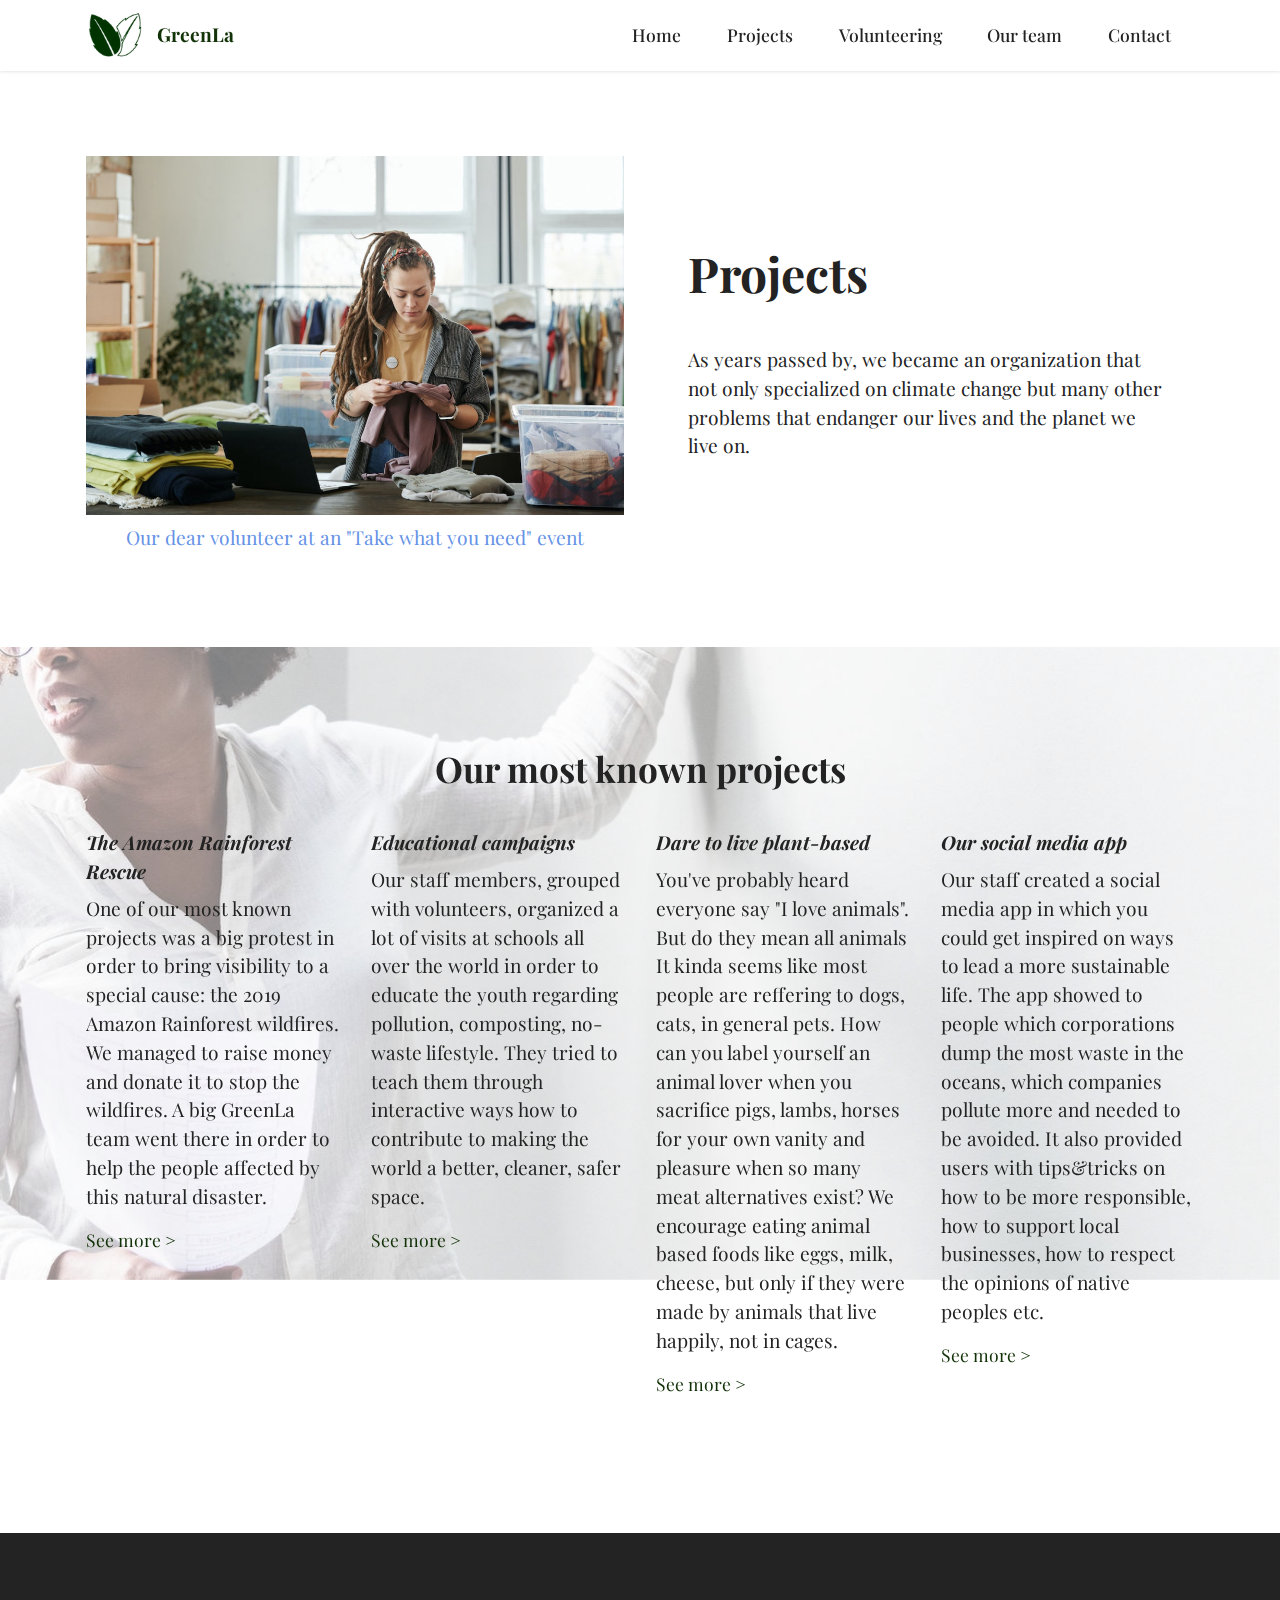
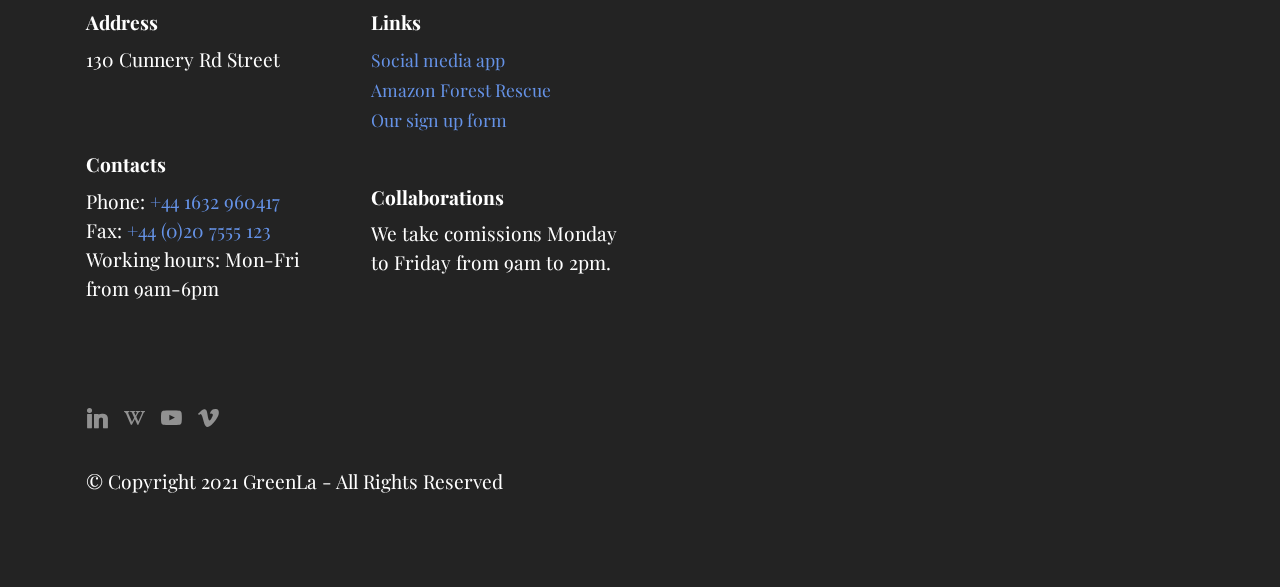
<file: projects.html>
<!DOCTYPE html>
<html  >
<head>
  <!-- Site made with Mobirise Website Builder v5.5.2, https://mobirise.com -->
  <meta charset="UTF-8">
  <meta http-equiv="X-UA-Compatible" content="IE=edge">
  <meta name="generator" content="Mobirise v5.5.2, mobirise.com">
  <meta name="viewport" content="width=device-width, initial-scale=1, minimum-scale=1">
  <link rel="shortcut icon" href="assets/images/leaves2-copy-82x68.png" type="image/x-icon">
  <meta name="description" content="">
  
  
  <title>Projects</title>
  <link rel="stylesheet" href="assets/web/assets/mobirise-icons2/mobirise2.css">
  <link rel="stylesheet" href="assets/bootstrap/css/bootstrap.min.css">
  <link rel="stylesheet" href="assets/bootstrap/css/bootstrap-grid.min.css">
  <link rel="stylesheet" href="assets/bootstrap/css/bootstrap-reboot.min.css">
  <link rel="stylesheet" href="assets/parallax/jarallax.css">
  <link rel="stylesheet" href="assets/dropdown/css/style.css">
  <link rel="stylesheet" href="assets/socicon/css/styles.css">
  <link rel="stylesheet" href="assets/theme/css/style.css">
  <link rel="preload" href="https://fonts.googleapis.com/css?family=Playfair+Display:400,500,600,700,800,900,400i,500i,600i,700i,800i,900i&display=swap" as="style" onload="this.onload=null;this.rel='stylesheet'">
  <noscript><link rel="stylesheet" href="https://fonts.googleapis.com/css?family=Playfair+Display:400,500,600,700,800,900,400i,500i,600i,700i,800i,900i&display=swap"></noscript>
  <link rel="preload" as="style" href="assets/mobirise/css/mbr-additional.css"><link rel="stylesheet" href="assets/mobirise/css/mbr-additional.css" type="text/css">
  
  
  
  
</head>
<body>
  
  <section data-bs-version="5.1" class="menu menu2 cid-sSI43nQZOs" once="menu" id="menu2-1e">
    
    <nav class="navbar navbar-dropdown navbar-fixed-top navbar-expand-lg">
        <div class="container">
            <div class="navbar-brand">
                <span class="navbar-logo">
                    <a href="index.html#top">
                        <img src="assets/images/leaves2-copy-82x68.png" alt="logo of GreenLa" style="height: 3rem;">
                    </a>
                </span>
                <span class="navbar-caption-wrap"><a class="navbar-caption text-primary display-1" href="index.html#top">GreenLa</a></span>
            </div>
            <button class="navbar-toggler" type="button" data-toggle="collapse" data-bs-toggle="collapse" data-target="#navbarSupportedContent" data-bs-target="#navbarSupportedContent" aria-controls="navbarNavAltMarkup" aria-expanded="false" aria-label="Toggle navigation">
                <div class="hamburger">
                    <span></span>
                    <span></span>
                    <span></span>
                    <span></span>
                </div>
            </button>
            <div class="collapse navbar-collapse" id="navbarSupportedContent">
                <ul class="navbar-nav nav-dropdown nav-right" data-app-modern-menu="true"><li class="nav-item"><a class="nav-link link text-black text-primary display-4" href="index.html#top">Home</a></li>
                    <li class="nav-item"><a class="nav-link link text-black text-primary display-4" href="projects.html#top">Projects</a></li>
                    <li class="nav-item"><a class="nav-link link text-black text-primary display-4" href="volunteering.html#top">Volunteering</a>
                    </li><li class="nav-item"><a class="nav-link link text-black text-primary display-4" href="team.html#top">Our team</a></li><li class="nav-item"><a class="nav-link link text-black text-primary display-4" href="contact.html#top">Contact</a></li></ul>
                
                
            </div>
        </div>
    </nav>
</section>

<section data-bs-version="5.1" class="image1 cid-sSEDsPKQnN" id="image1-10">
    

    

    <div class="container">
        <div class="row align-items-center">
            <div class="col-12 col-lg-6">
                <div class="image-wrapper">
                    <img src="assets/images/pexels-julia-m-cameron-6995107-copy-1032x688.jpg" alt="girl volunteering">
                    <p class="mbr-description mbr-fonts-style pt-2 align-center display-7">Our dear volunteer at an "Take what you need" event</p>
                </div>
            </div>
            <div class="col-12 col-lg">
                <div class="text-wrapper">
                    <h3 class="mbr-section-title mbr-fonts-style mb-3 display-2"><strong>Projects</strong></h3>
                    <p class="mbr-text mbr-fonts-style display-7"><br>As years passed by, we became an organization that not only specialized on climate change but many other problems that endanger our lives and the planet we live on.<br></p>
                </div>
            </div>
        </div>
    </div>
</section>

<section data-bs-version="5.1" class="features17 cid-sSIemHAM6L mbr-parallax-background" id="features18-1l">

    

    <div class="mbr-overlay" style="opacity: 0.5; background-color: rgb(255, 255, 255);">
    </div>
    <div class="container">
        <div class="mbr-section-head">
            <div class="col-12">
                <h4 class="mbr-section-title mbr-fonts-style align-center mb-0 display-5"><strong>Our most known projects</strong></h4>
                
            </div>
        </div>
        <div class="row mt-4">
            <div class="col-12 col-md-6 col-lg-3">
                <div class="card-wrapper mb-4">
                    <div class="card-box align-left">
                        <h4 class="card-title mbr-fonts-style align-left display-7"><strong><em>The Amazon Rainforest Rescue</em></strong></h4>
                        <p class="mbr-text mbr-fonts-style mb-3 display-7">One of our most known projects was a big protest in order to bring visibility to a special cause: the 2019 Amazon Rainforest wildfires. We managed to raise money and donate it to stop the wildfires. A big GreenLa team went there in order to help the people affected by this natural disaster.</p><div class="link-wrap">
                                <h6 class="link mbr-fonts-style align-left display-4"><a href="https://www.youtube.com/watch?v=A84N89Krqro" class="text-primary" target="_blank">See&nbsp;more &gt;</a>
                                </h6>
                            </div>
                    </div>
                </div>
            </div>
            <div class="col-12 col-md-6 col-lg-3">
                <div class="card-wrapper mb-4">
                    <div class="card-box align-left">
                        <h4 class="card-title mbr-fonts-style align-left display-7"><strong><em>Educational campaigns</em></strong></h4>
                        <p class="mbr-text mbr-fonts-style mb-3 display-7">Our staff members, grouped with volunteers, organized a lot of visits at schools all over the world in order to educate the youth regarding pollution, composting, no-waste lifestyle. They tried to teach them through interactive ways how to contribute to making the world a better, cleaner, safer space.</p><div class="link-wrap">
                                <h6 class="link mbr-fonts-style align-left display-4"><a href="https://www.youtube.com/watch?v=TVDqIWI6UZY" class="text-primary" target="_blank">See&nbsp;more &gt;</a>
                                </h6>
                            </div>
                    </div>
                </div>
            </div>
            <div class="col-12 col-md-6 col-lg-3">
                <div class="card-wrapper mb-4">
                    <div class="card-box align-left">
                        <h4 class="card-title mbr-fonts-style align-left display-7"><strong><em>Dare to live plant-based</em></strong></h4>
                        <p class="mbr-text mbr-fonts-style mb-3 display-7">You've probably heard everyone say "I love animals". But do they mean all animals It kinda seems like most people are reffering to dogs, cats, in general pets. How can you label yourself an animal lover when you sacrifice pigs, lambs, horses for your own vanity and pleasure when so many meat alternatives exist? We encourage eating animal based foods like eggs, milk, cheese, but only if they were made by animals that live happily, not in cages.</p><div class="link-wrap">
                                <h6 class="link mbr-fonts-style align-left display-4"><a href="https://www.youtube.com/watch?v=eZWzNfOpbCQ" class="text-primary" target="_blank">See&nbsp;more &gt;</a>
                                </h6>
                            </div>
                    </div>
                </div>
            </div>
            <div class="col-12 col-md-6 col-lg-3">
                <div class="card-wrapper mb-4">
                    <div class="card-box align-left">
                        <h4 class="card-title mbr-fonts-style align-left display-7">
                            <strong><em>Our social media app</em></strong></h4>
                        <p class="mbr-text mbr-fonts-style mb-3 display-7">Our staff created a social media app in which you could get inspired on ways to lead a more sustainable life. The app showed to people which corporations dump the most waste in the oceans, which companies pollute more and needed to be avoided. It also provided users with tips&amp;tricks on how to be more responsible, how to support local businesses, how to respect the opinions of native peoples etc.</p><div class="link-wrap">
                                <h6 class="link mbr-fonts-style align-left display-4"><a href="https://play.google.com/store/apps/details?id=com.aminprojects.saveearth&hl=en&gl=US" class="text-primary" target="_blank">See&nbsp;more &gt;</a>
                                </h6>
                            </div>
                    </div>
                </div>
            </div>
        </div>
    </div>
</section>

<section data-bs-version="5.1" class="footer6 cid-sSTGEPWuxp" once="footers" id="footer6-2b">

    

    

    <div class="container">
        <div class="row content mbr-white">
            <div class="col-12 col-md-3 mbr-fonts-style display-7">
                <h5 class="mbr-section-subtitle mbr-fonts-style mb-2 display-7">
                    <strong>Address</strong>
                </h5>
                <p class="mbr-text mbr-fonts-style display-7">
                    130 Cunnery Rd Street</p> <br>
                <h5 class="mbr-section-subtitle mbr-fonts-style mb-2 mt-4 display-7">
                    <strong>Contacts</strong>
                </h5>
                <p class="mbr-text mbr-fonts-style mb-4 display-7">
                    Phone:<a href="tel: +44 1632 960417" class="text-info"> +44 1632 960417</a><br>
                    Fax: <a href="tel:+44 (0)20 7555 123" class="text-info">+44 (0)20 7555 123</a><br>
                    Working hours: Mon-Fri from 9am-6pm</p>
            </div>
            <div class="col-12 col-md-3 mbr-fonts-style display-7">
                <h5 class="mbr-section-subtitle mbr-fonts-style mb-2 display-7">
                    <strong>Links</strong>
                </h5>
                <ul class="list mbr-fonts-style mb-4 display-4">
                    <li class="mbr-text item-wrap"><a href="https://play.google.com/store/apps/details?id=com.aminprojects.saveearth&hl=en&gl=US" class="text-info" target="_blank">Social media app</a></li>
                    <li class="mbr-text item-wrap"><a href="https://www.youtube.com/watch?v=A84N89Krqro" class="text-info" target="_blank">Amazon Forest Rescue</a></li>
                    <li class="mbr-text item-wrap"><a href="https://docs.google.com/forms/d/e/1FAIpQLSdrjlGbO0UrQ8IA3pUYPmqhKifct9EdD54MiZlI0Jw7jekb7w/viewform?usp=sf_link" class="text-info" target="_blank">Our sign up form</a></li>
                </ul>
                <h5 class="mbr-section-subtitle mbr-fonts-style mb-2 mt-5 display-7"><strong>Collaborations</strong></h5>
                <p class="mbr-text mbr-fonts-style mb-4 display-7">We take comissions Monday to Friday from 9am to 2pm.</p>
            </div>
            <div class="col-12 col-md-6">
                <div class="google-map"><iframe frameborder="0" style="border:0" src="https://www.google.com/maps/embed?pb=!1m18!1m12!1m3!1d75993.25869254372!2d-2.2935022057813854!3d53.4722249748757!2m3!1f0!2f0!3f0!3m2!1i1024!2i768!4f13.1!3m3!1m2!1s0x487a4d4c5226f5db%3A0xd9be143804fe6baa!2sManchester%2C%20UK!5e0!3m2!1sen!2sro!4v1636825745213!5m2!1sen!2sro" allowfullscreen=""></iframe></div>
            </div>
            <div class="col-md-6">
                <div class="social-list align-left">
                    <div class="soc-item">
                        <a href="https://www.linkedin.com" target="_blank">
                            <span class="mbr-iconfont mbr-iconfont-social socicon-linkedin socicon"></span>
                        </a>
                    </div>
                    <div class="soc-item">
                        <a href="https://www.wikipedia.com" target="_blank">
                            <span class="mbr-iconfont mbr-iconfont-social socicon-wikipedia socicon"></span>
                        </a>
                    </div>
                    <div class="soc-item">
                        <a href="https://www.youtube.com" target="_blank">
                            <span class="mbr-iconfont mbr-iconfont-social socicon-youtube socicon"></span>
                        </a>
                    </div>
                    <div class="soc-item">
                        <a href="https://www.vimeo.com" target="_blank">
                            <span class="mbr-iconfont mbr-iconfont-social socicon-vimeo socicon"></span>
                        </a>
                    </div>
                    
                    
                </div>
            </div>
        </div>
        <div class="footer-lower">
            <div class="media-container-row">
                <div class="col-sm-12">
                    <hr>
                </div>
            </div>
            <div class="col-sm-12 copyright pl-0">
                <p class="mbr-text mbr-fonts-style mbr-white display-7">
                    © Copyright 2021 GreenLa - All Rights Reserved
                </p>
            </div>
        </div>
    </div>
</section><section> <a href="https://mobirise.site/m"></a></section><script src="assets/bootstrap/js/bootstrap.bundle.min.js"></script>  <script src="assets/parallax/jarallax.js"></script>  <script src="assets/smoothscroll/smooth-scroll.js"></script>  <script src="assets/ytplayer/index.js"></script>  <script src="assets/dropdown/js/navbar-dropdown.js"></script>  <script src="assets/theme/js/script.js"></script>  
  
  
 <div id="scrollToTop" class="scrollToTop mbr-arrow-up"><a style="text-align: center;"><i class="mbr-arrow-up-icon mbr-arrow-up-icon-cm cm-icon cm-icon-smallarrow-up"></i></a></div>
  </body>
</html>
</file>
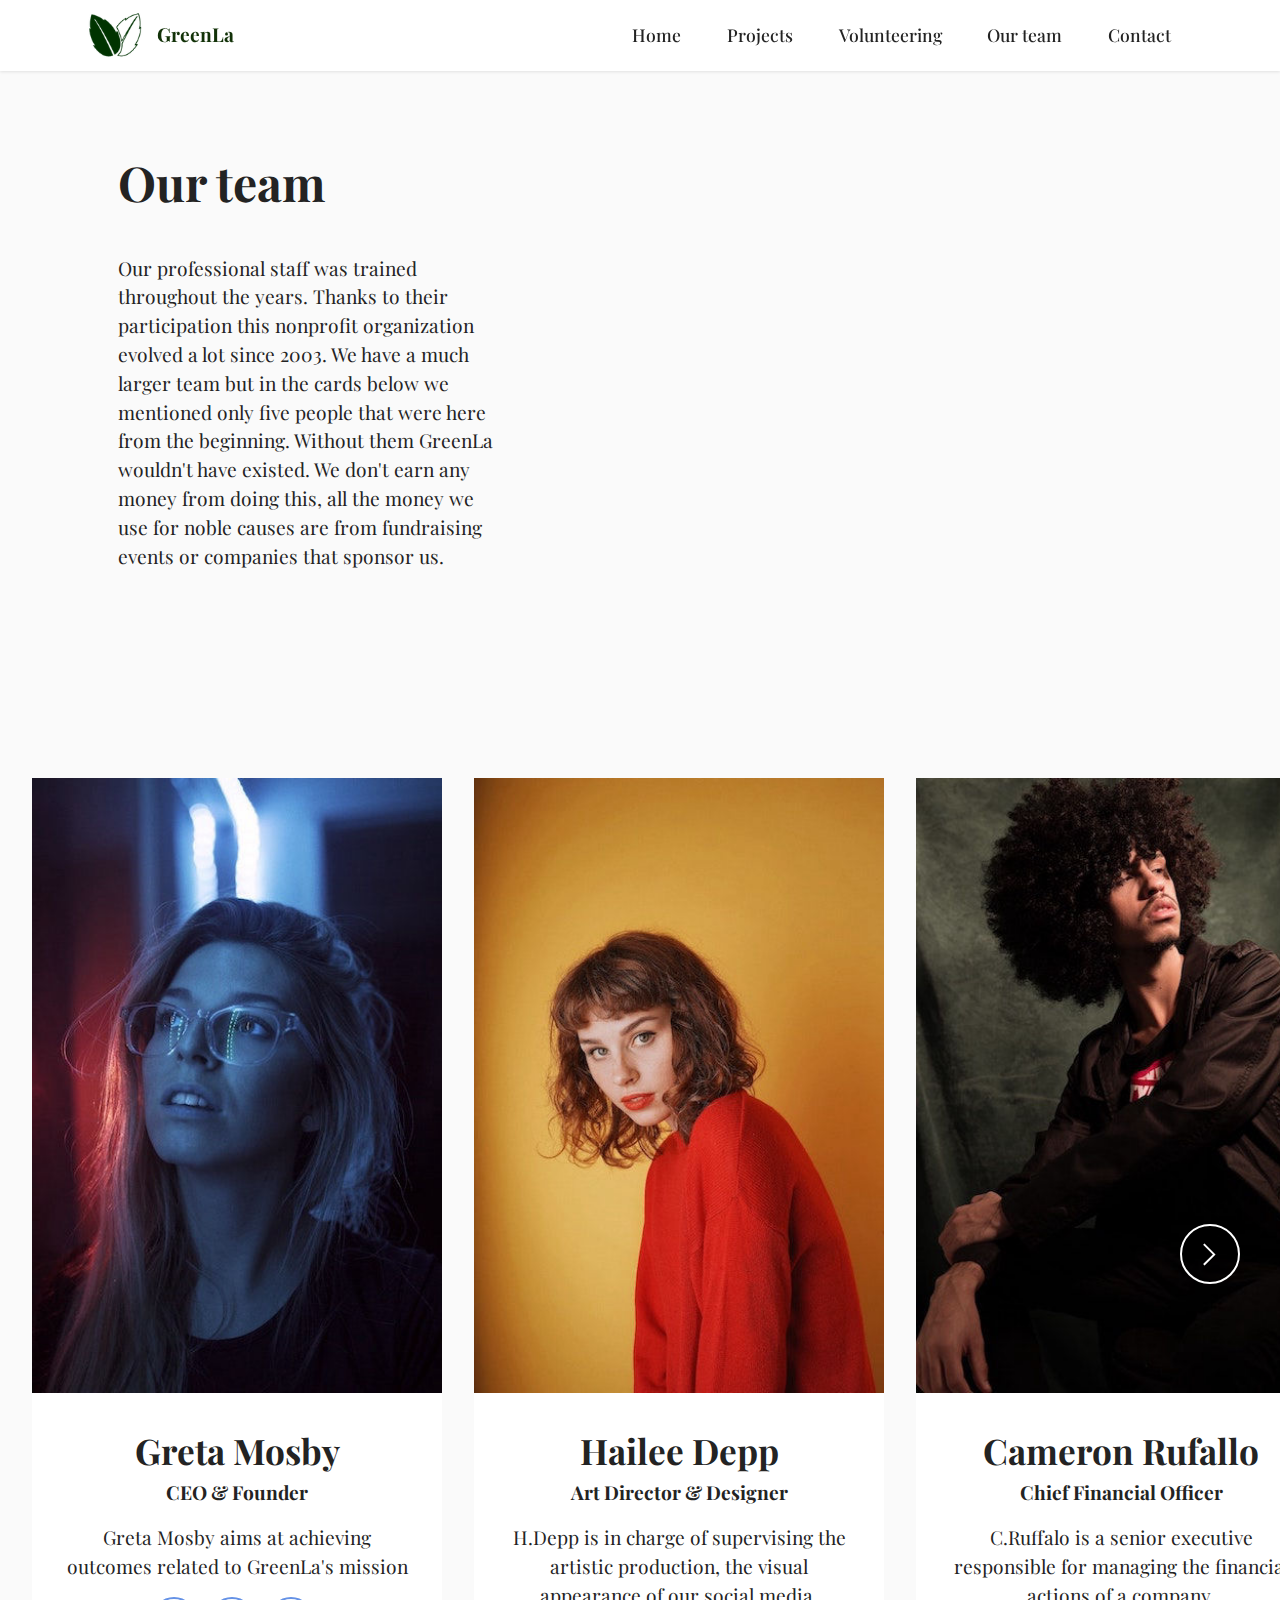
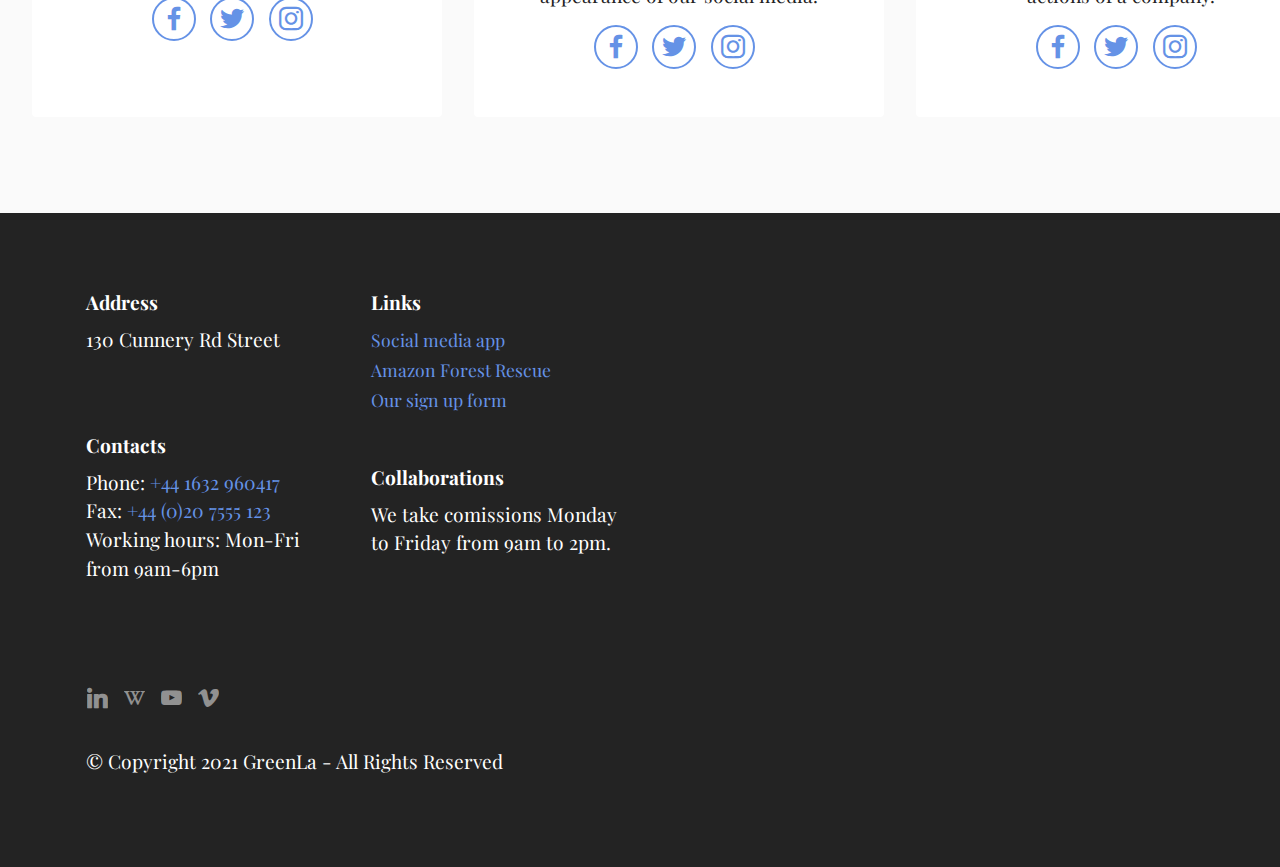
<file: team.html>
<!DOCTYPE html>
<html  >
<head>
  <!-- Site made with Mobirise Website Builder v5.5.2, https://mobirise.com -->
  <meta charset="UTF-8">
  <meta http-equiv="X-UA-Compatible" content="IE=edge">
  <meta name="generator" content="Mobirise v5.5.2, mobirise.com">
  <meta name="viewport" content="width=device-width, initial-scale=1, minimum-scale=1">
  <link rel="shortcut icon" href="assets/images/leaves2-copy-82x68.png" type="image/x-icon">
  <meta name="description" content="">
  
  
  <title>Our team</title>
  <link rel="stylesheet" href="assets/web/assets/mobirise-icons2/mobirise2.css">
  <link rel="stylesheet" href="assets/bootstrap/css/bootstrap.min.css">
  <link rel="stylesheet" href="assets/bootstrap/css/bootstrap-grid.min.css">
  <link rel="stylesheet" href="assets/bootstrap/css/bootstrap-reboot.min.css">
  <link rel="stylesheet" href="assets/dropdown/css/style.css">
  <link rel="stylesheet" href="assets/socicon/css/styles.css">
  <link rel="stylesheet" href="assets/theme/css/style.css">
  <link rel="preload" href="https://fonts.googleapis.com/css?family=Playfair+Display:400,500,600,700,800,900,400i,500i,600i,700i,800i,900i&display=swap" as="style" onload="this.onload=null;this.rel='stylesheet'">
  <noscript><link rel="stylesheet" href="https://fonts.googleapis.com/css?family=Playfair+Display:400,500,600,700,800,900,400i,500i,600i,700i,800i,900i&display=swap"></noscript>
  <link rel="preload" as="style" href="assets/mobirise/css/mbr-additional.css"><link rel="stylesheet" href="assets/mobirise/css/mbr-additional.css" type="text/css">
  
  
  
  
</head>
<body>
  
  <section data-bs-version="5.1" class="menu menu2 cid-sSI43nQZOs" once="menu" id="menu2-1p">
    
    <nav class="navbar navbar-dropdown navbar-fixed-top navbar-expand-lg">
        <div class="container">
            <div class="navbar-brand">
                <span class="navbar-logo">
                    <a href="index.html#top">
                        <img src="assets/images/leaves2-copy-82x68.png" alt="logo of GreenLa" style="height: 3rem;">
                    </a>
                </span>
                <span class="navbar-caption-wrap"><a class="navbar-caption text-primary display-1" href="index.html#top">GreenLa</a></span>
            </div>
            <button class="navbar-toggler" type="button" data-toggle="collapse" data-bs-toggle="collapse" data-target="#navbarSupportedContent" data-bs-target="#navbarSupportedContent" aria-controls="navbarNavAltMarkup" aria-expanded="false" aria-label="Toggle navigation">
                <div class="hamburger">
                    <span></span>
                    <span></span>
                    <span></span>
                    <span></span>
                </div>
            </button>
            <div class="collapse navbar-collapse" id="navbarSupportedContent">
                <ul class="navbar-nav nav-dropdown nav-right" data-app-modern-menu="true"><li class="nav-item"><a class="nav-link link text-black text-primary display-4" href="index.html#top">Home</a></li>
                    <li class="nav-item"><a class="nav-link link text-black text-primary display-4" href="projects.html#top">Projects</a></li>
                    <li class="nav-item"><a class="nav-link link text-black text-primary display-4" href="volunteering.html#top">Volunteering</a>
                    </li><li class="nav-item"><a class="nav-link link text-black text-primary display-4" href="team.html#top">Our team</a></li><li class="nav-item"><a class="nav-link link text-black text-primary display-4" href="contact.html#top">Contact</a></li></ul>
                
                
            </div>
        </div>
    </nav>
</section>

<section data-bs-version="5.1" class="header15 cid-sSIpbaba78" id="header15-1w">
    

    

    <div class="container">
        <div class="row justify-content-center">
            <div class="col-12 col-md">
                <div class="text-wrapper">
                    <h2 class="mbr-section-title mb-3 mbr-fonts-style display-2">
                        <strong>Our team</strong></h2>
                    <p class="mbr-text mb-3 mbr-fonts-style display-7"><br>Our professional staff was trained throughout the years. Thanks to their participation this nonprofit organization evolved a lot since 2003. We have a much larger team but in the cards below we mentioned only five people that were here from the beginning. Without them GreenLa wouldn't have existed. We don't earn any money from doing this, all the money we use for noble causes are from fundraising events or companies that sponsor us.</p>
                    
                </div>
            </div>
            <div class="mbr-figure col-12 col-md-7"><iframe class="mbr-embedded-video" src="https://www.youtube.com/embed/2szQhR4oZtA?rel=0&amp;amp;showinfo=0&amp;autoplay=0&amp;loop=0" width="1280" height="720" frameborder="0" allowfullscreen></iframe></div>
        </div>
    </div>
</section>

<section data-bs-version="5.1" class="slider3 mbr-embla cid-sSIomZlXG7" id="slider3-1t">
    

    
    <div class="position-relative text-center">
        
        <div class="embla" data-skip-snaps="true" data-align="center" data-contain-scroll="trimSnaps" data-auto-play-interval="5" data-draggable="true">
            <div class="embla__viewport container-fluid">
                <div class="embla__container">
                    <div class="embla__slide slider-image item active" style="margin-left: 1rem; margin-right: 1rem;">
                        <div class="card-wrap">
                            <div class="item-wrapper position-relative">
                                <div class="image-wrap">
                                    <img src="assets/images/gloria-400x600.jpg" data-slide-to="0" data-bs-slide-to="0">
                                </div>
                            </div>
                            <div class="content-wrap">
                                <h5 class="mbr-section-title card-title mbr-fonts-style align-center m-0 display-5">
                                    <strong>Greta Mosby</strong></h5>
                                <h6 class="mbr-role mbr-fonts-style align-center mb-3 display-7"><strong>CEO &amp; Founder</strong></h6>
                                <p class="card-text mbr-fonts-style align-center display-7">Greta Mosby aims at achieving outcomes related to GreenLa's mission</p>
                                <div class="social-row display-7">
                                    <div class="soc-item">
                                        
                                            <a href="https://www.facebook.com" target="_blank"><span class="mbr-iconfont socicon-facebook socicon"></span></a>
                                        
                                    </div>
                                    <div class="soc-item">
                                        <a href="https://www.twitter.com" target="_blank">
                                            <span class="mbr-iconfont socicon-twitter socicon"></span>
                                        </a>
                                    </div>
                                    <div class="soc-item">
                                        <a href="https://www.instagram.com" target="_blank">
                                            <span class="mbr-iconfont socicon-instagram socicon"></span>
                                        </a>
                                    </div>
                                    
                                    
                                </div>
                                
                            </div>
                        </div>
                    </div><div class="embla__slide slider-image item" style="margin-left: 1rem; margin-right: 1rem;">
                        <div class="card-wrap">
                            <div class="item-wrapper position-relative">
                                <div class="image-wrap">
                                    <img src="assets/images/claire-400x600.jpg" data-slide-to="1" data-bs-slide-to="1">
                                </div>
                            </div>
                            <div class="content-wrap">
                                <h5 class="mbr-section-title card-title mbr-fonts-style align-center m-0 display-5">
                                    <strong>Hailee Depp</strong></h5>
                                <h6 class="mbr-role mbr-fonts-style align-center mb-3 display-7"><strong>Art Director &amp; Designer</strong></h6>
                                <p class="card-text mbr-fonts-style align-center display-7">H.Depp is in charge of supervising the artistic production, the visual appearance of our social media.</p>
                                <div class="social-row display-7">
                                    <div class="soc-item">
                                        <a href="https://www.facebook.com" target="_blank">
                                            <span class="mbr-iconfont socicon-facebook socicon"></span>
                                        </a>
                                    </div>
                                    <div class="soc-item">
                                        <a href="https://www.twitter.com" target="_blank">
                                            <span class="mbr-iconfont socicon-twitter socicon"></span>
                                        </a>
                                    </div>
                                    <div class="soc-item">
                                        <a href="https://www.instagram.com" target="_blank">
                                            <span class="mbr-iconfont socicon-instagram socicon"></span>
                                        </a>
                                    </div>
                                    
                                    
                                </div>
                                
                            </div>
                        </div>
                    </div><div class="embla__slide slider-image item" style="margin-left: 1rem; margin-right: 1rem;">
                        <div class="card-wrap">
                            <div class="item-wrapper position-relative">
                                <div class="image-wrap">
                                    <img src="assets/images/cam-400x600.jpg" data-slide-to="2" data-bs-slide-to="2">
                                </div>
                            </div>
                            <div class="content-wrap">
                                <h5 class="mbr-section-title card-title mbr-fonts-style align-center m-0 display-5">
                                    <strong>Cameron Rufallo</strong></h5>
                                <h6 class="mbr-role mbr-fonts-style align-center mb-3 display-7"><strong>Chief Financial Officer</strong></h6>
                                <p class="card-text mbr-fonts-style align-center display-7">C.Ruffalo is a senior executive responsible for managing the financial actions of a company.</p>
                                <div class="social-row display-7">
                                    <div class="soc-item">
                                        <a href="https://www.facebook.com" target="_blank">
                                            <span class="mbr-iconfont socicon-facebook socicon"></span>
                                        </a>
                                    </div>
                                    <div class="soc-item">
                                        <a href="https://www.twitter.com" target="_blank">
                                            <span class="mbr-iconfont socicon-twitter socicon"></span>
                                        </a>
                                    </div>
                                    <div class="soc-item">
                                        <a href="https://www.instagram.com" target="_blank">
                                            <span class="mbr-iconfont socicon-instagram socicon"></span>
                                        </a>
                                    </div>
                                    
                                    
                                </div>
                                
                            </div>
                        </div>
                    </div><div class="embla__slide slider-image item" style="margin-left: 1rem; margin-right: 1rem;">
                        <div class="card-wrap">
                            <div class="item-wrapper position-relative">
                                <div class="image-wrap">
                                    <img src="assets/images/man15-400x600.jpg" data-slide-to="3" data-bs-slide-to="3">
                                </div>
                            </div>
                            <div class="content-wrap">
                                <h5 class="mbr-section-title card-title mbr-fonts-style align-center m-0 display-5">
                                    <strong>Phil Dunphy</strong></h5>
                                <h6 class="mbr-role mbr-fonts-style align-center mb-3 display-7"><strong>Chief Technology Officer</strong></h6>
                                <p class="card-text mbr-fonts-style align-center display-7">P.Dunphy's occupation is focused on the scientific and technological issues within GreenLa.</p>
                                <div class="social-row display-7">
                                    <div class="soc-item">
                                        <a href="https://www.facebook.com" target="_blank">
                                            <span class="mbr-iconfont socicon-facebook socicon"></span>
                                        </a>
                                    </div>
                                    <div class="soc-item">
                                        <a href="https://www.twitter.com" target="_blank">
                                            <span class="mbr-iconfont socicon-twitter socicon"></span>
                                        </a>
                                    </div>
                                    <div class="soc-item">
                                        <a href="https://www.instagram.com" target="_blank">
                                            <span class="mbr-iconfont socicon-instagram socicon"></span>
                                        </a>
                                    </div>
                                    
                                    
                                </div>
                                
                            </div>
                        </div>
                    </div><div class="embla__slide slider-image item" style="margin-left: 1rem; margin-right: 1rem;">
                        <div class="card-wrap">
                            <div class="item-wrapper position-relative">
                                <div class="image-wrap">
                                    <img src="assets/images/dede-400x600.jpg" data-slide-to="4" data-bs-slide-to="4">
                                </div>
                            </div>
                            <div class="content-wrap">
                                <h5 class="mbr-section-title card-title mbr-fonts-style align-center m-0 display-5">
                                    <strong>Claire Pritchett</strong></h5>
                                <h6 class="mbr-role mbr-fonts-style align-center mb-3 display-7"><strong>HR Director</strong></h6>
                                <p class="card-text mbr-fonts-style align-center display-7">C.Pritchett plans, leads, and enforces recruitment and employee relations policies.</p>
                                <div class="social-row display-7">
                                    <div class="soc-item">
                                        <a href="https://www.facebook.com" target="_blank">
                                            <span class="mbr-iconfont socicon-facebook socicon"></span>
                                        </a>
                                    </div>
                                    <div class="soc-item">
                                        <a href="https://www.twitter.com" target="_blank">
                                            <span class="mbr-iconfont socicon-twitter socicon"></span>
                                        </a>
                                    </div>
                                    <div class="soc-item">
                                        <a href="https://www.instagram.com" target="_blank">
                                            <span class="mbr-iconfont socicon-instagram socicon"></span>
                                        </a>
                                    </div>
                                    
                                    
                                </div>
                                
                            </div>
                        </div>
                    </div>
                    
                    
                    
                </div>
            </div>
            <button class="embla__button embla__button--prev">
                <span class="mobi-mbri mobi-mbri-arrow-prev mbr-iconfont" aria-hidden="true"></span>
                <span class="sr-only visually-hidden visually-hidden">Previous</span>
            </button>
            <button class="embla__button embla__button--next">
                <span class="mobi-mbri mobi-mbri-arrow-next mbr-iconfont" aria-hidden="true"></span>
                <span class="sr-only visually-hidden visually-hidden">Next</span>
            </button>
        </div>
    </div>
</section>

<section data-bs-version="5.1" class="footer6 cid-sSTGEPWuxp" once="footers" id="footer6-2b">

    

    

    <div class="container">
        <div class="row content mbr-white">
            <div class="col-12 col-md-3 mbr-fonts-style display-7">
                <h5 class="mbr-section-subtitle mbr-fonts-style mb-2 display-7">
                    <strong>Address</strong>
                </h5>
                <p class="mbr-text mbr-fonts-style display-7">
                    130 Cunnery Rd Street</p> <br>
                <h5 class="mbr-section-subtitle mbr-fonts-style mb-2 mt-4 display-7">
                    <strong>Contacts</strong>
                </h5>
                <p class="mbr-text mbr-fonts-style mb-4 display-7">
                    Phone:<a href="tel: +44 1632 960417" class="text-info"> +44 1632 960417</a><br>
                    Fax: <a href="tel:+44 (0)20 7555 123" class="text-info">+44 (0)20 7555 123</a><br>
                    Working hours: Mon-Fri from 9am-6pm</p>
            </div>
            <div class="col-12 col-md-3 mbr-fonts-style display-7">
                <h5 class="mbr-section-subtitle mbr-fonts-style mb-2 display-7">
                    <strong>Links</strong>
                </h5>
                <ul class="list mbr-fonts-style mb-4 display-4">
                    <li class="mbr-text item-wrap"><a href="https://play.google.com/store/apps/details?id=com.aminprojects.saveearth&hl=en&gl=US" class="text-info" target="_blank">Social media app</a></li>
                    <li class="mbr-text item-wrap"><a href="https://www.youtube.com/watch?v=A84N89Krqro" class="text-info" target="_blank">Amazon Forest Rescue</a></li>
                    <li class="mbr-text item-wrap"><a href="https://docs.google.com/forms/d/e/1FAIpQLSdrjlGbO0UrQ8IA3pUYPmqhKifct9EdD54MiZlI0Jw7jekb7w/viewform?usp=sf_link" class="text-info" target="_blank">Our sign up form</a></li>
                </ul>
                <h5 class="mbr-section-subtitle mbr-fonts-style mb-2 mt-5 display-7"><strong>Collaborations</strong></h5>
                <p class="mbr-text mbr-fonts-style mb-4 display-7">We take comissions Monday to Friday from 9am to 2pm.</p>
            </div>
            <div class="col-12 col-md-6">
                <div class="google-map"><iframe frameborder="0" style="border:0" src="https://www.google.com/maps/embed?pb=!1m18!1m12!1m3!1d75993.25869254372!2d-2.2935022057813854!3d53.4722249748757!2m3!1f0!2f0!3f0!3m2!1i1024!2i768!4f13.1!3m3!1m2!1s0x487a4d4c5226f5db%3A0xd9be143804fe6baa!2sManchester%2C%20UK!5e0!3m2!1sen!2sro!4v1636825745213!5m2!1sen!2sro" allowfullscreen=""></iframe></div>
            </div>
            <div class="col-md-6">
                <div class="social-list align-left">
                    <div class="soc-item">
                        <a href="https://www.linkedin.com" target="_blank">
                            <span class="mbr-iconfont mbr-iconfont-social socicon-linkedin socicon"></span>
                        </a>
                    </div>
                    <div class="soc-item">
                        <a href="https://www.wikipedia.com" target="_blank">
                            <span class="mbr-iconfont mbr-iconfont-social socicon-wikipedia socicon"></span>
                        </a>
                    </div>
                    <div class="soc-item">
                        <a href="https://www.youtube.com" target="_blank">
                            <span class="mbr-iconfont mbr-iconfont-social socicon-youtube socicon"></span>
                        </a>
                    </div>
                    <div class="soc-item">
                        <a href="https://www.vimeo.com" target="_blank">
                            <span class="mbr-iconfont mbr-iconfont-social socicon-vimeo socicon"></span>
                        </a>
                    </div>
                    
                    
                </div>
            </div>
        </div>
        <div class="footer-lower">
            <div class="media-container-row">
                <div class="col-sm-12">
                    <hr>
                </div>
            </div>
            <div class="col-sm-12 copyright pl-0">
                <p class="mbr-text mbr-fonts-style mbr-white display-7">
                    © Copyright 2021 GreenLa - All Rights Reserved
                </p>
            </div>
        </div>
    </div>
</section><section> <a href="https://mobirise.site/n"></a></section><script src="assets/bootstrap/js/bootstrap.bundle.min.js"></script>  <script src="assets/smoothscroll/smooth-scroll.js"></script>  <script src="assets/ytplayer/index.js"></script>  <script src="assets/dropdown/js/navbar-dropdown.js"></script>  <script src="assets/embla/embla.min.js"></script>  <script src="assets/embla/script.js"></script>  <script src="assets/theme/js/script.js"></script>  
  
  
 <div id="scrollToTop" class="scrollToTop mbr-arrow-up"><a style="text-align: center;"><i class="mbr-arrow-up-icon mbr-arrow-up-icon-cm cm-icon cm-icon-smallarrow-up"></i></a></div>
  </body>
</html>
</file>
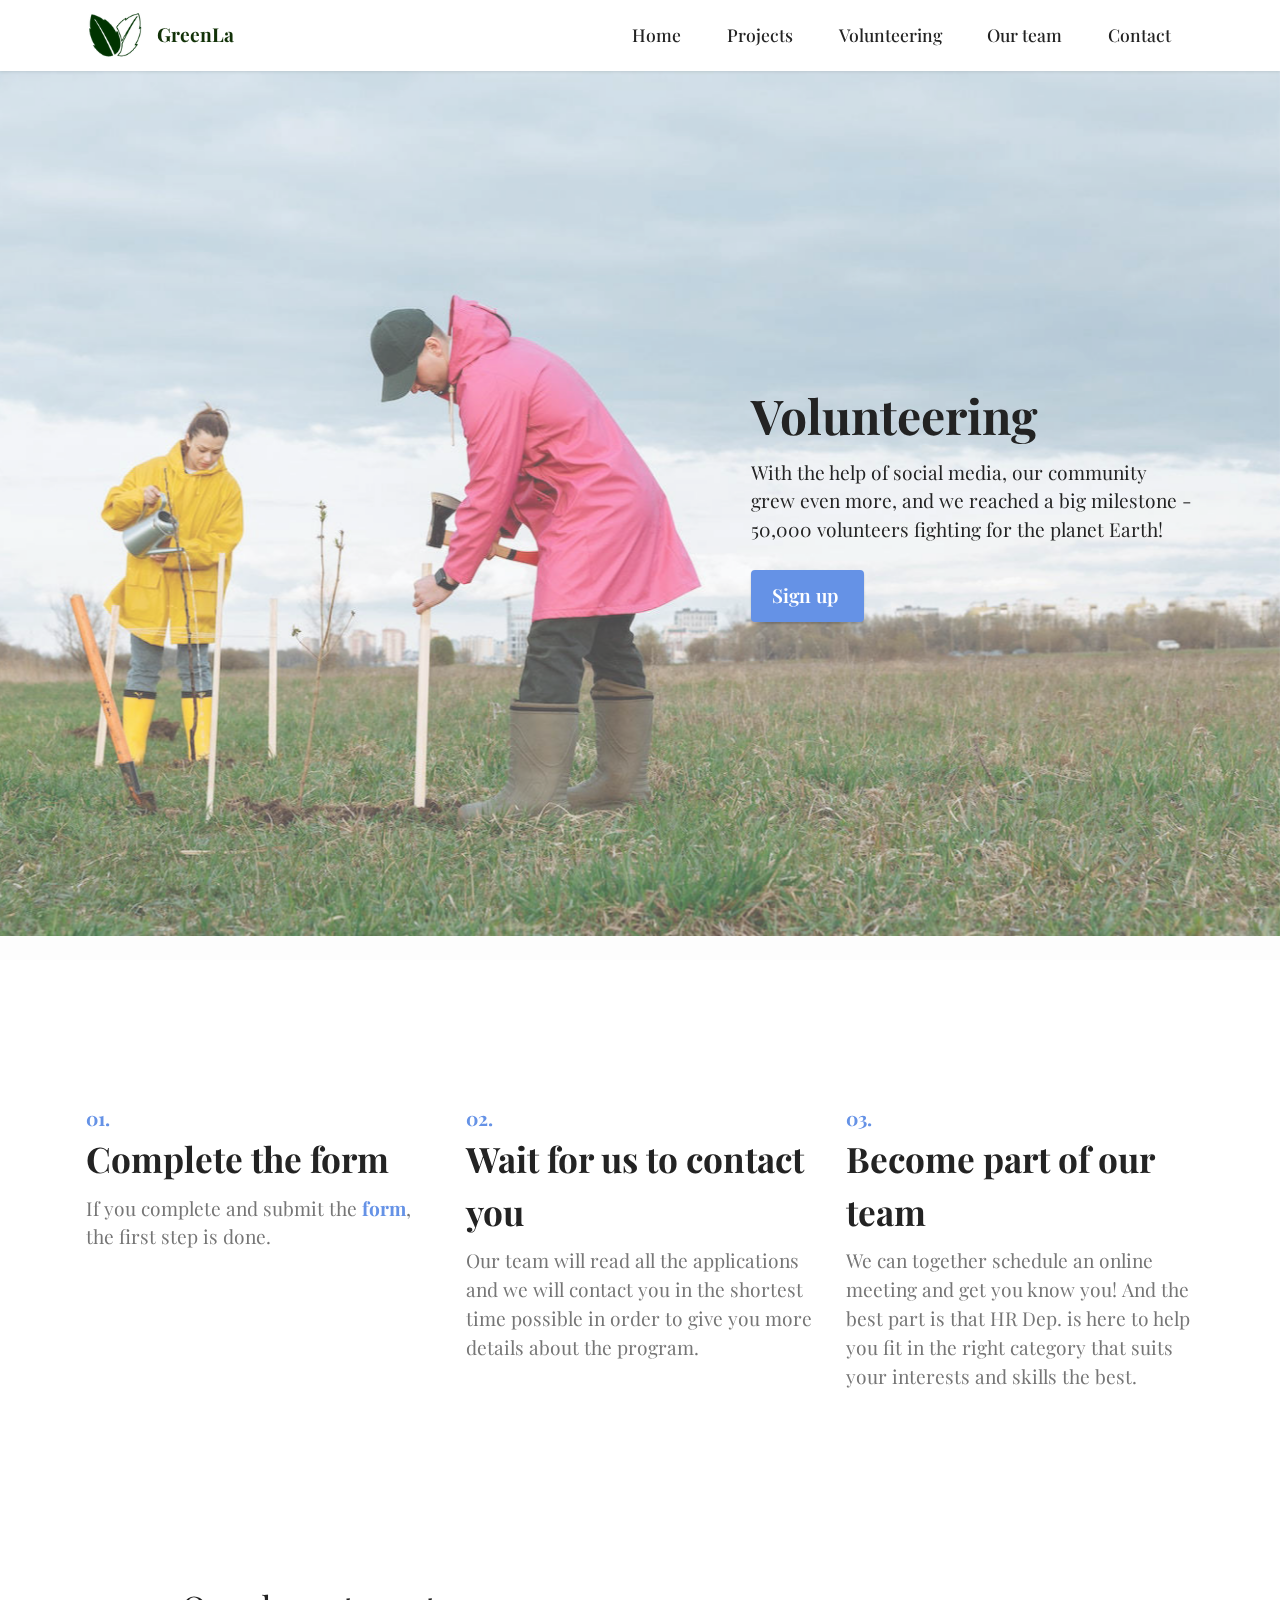
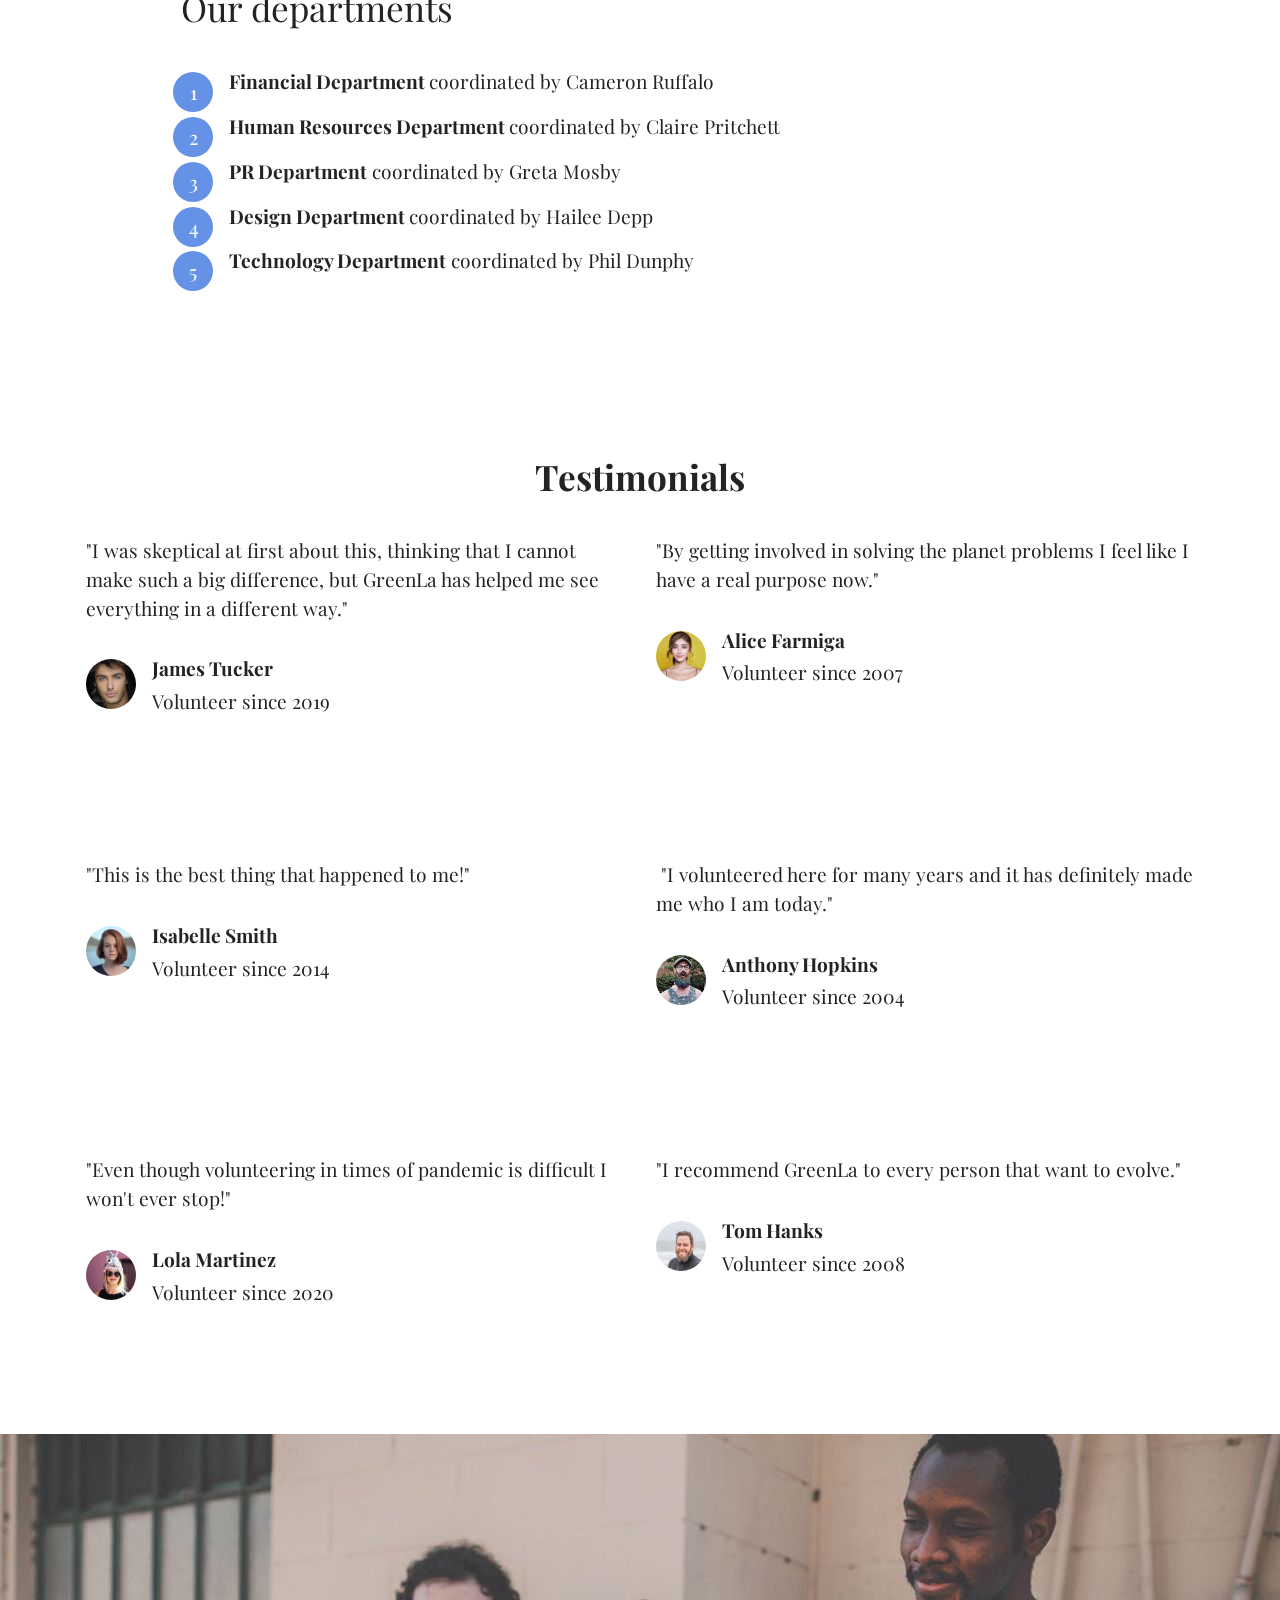
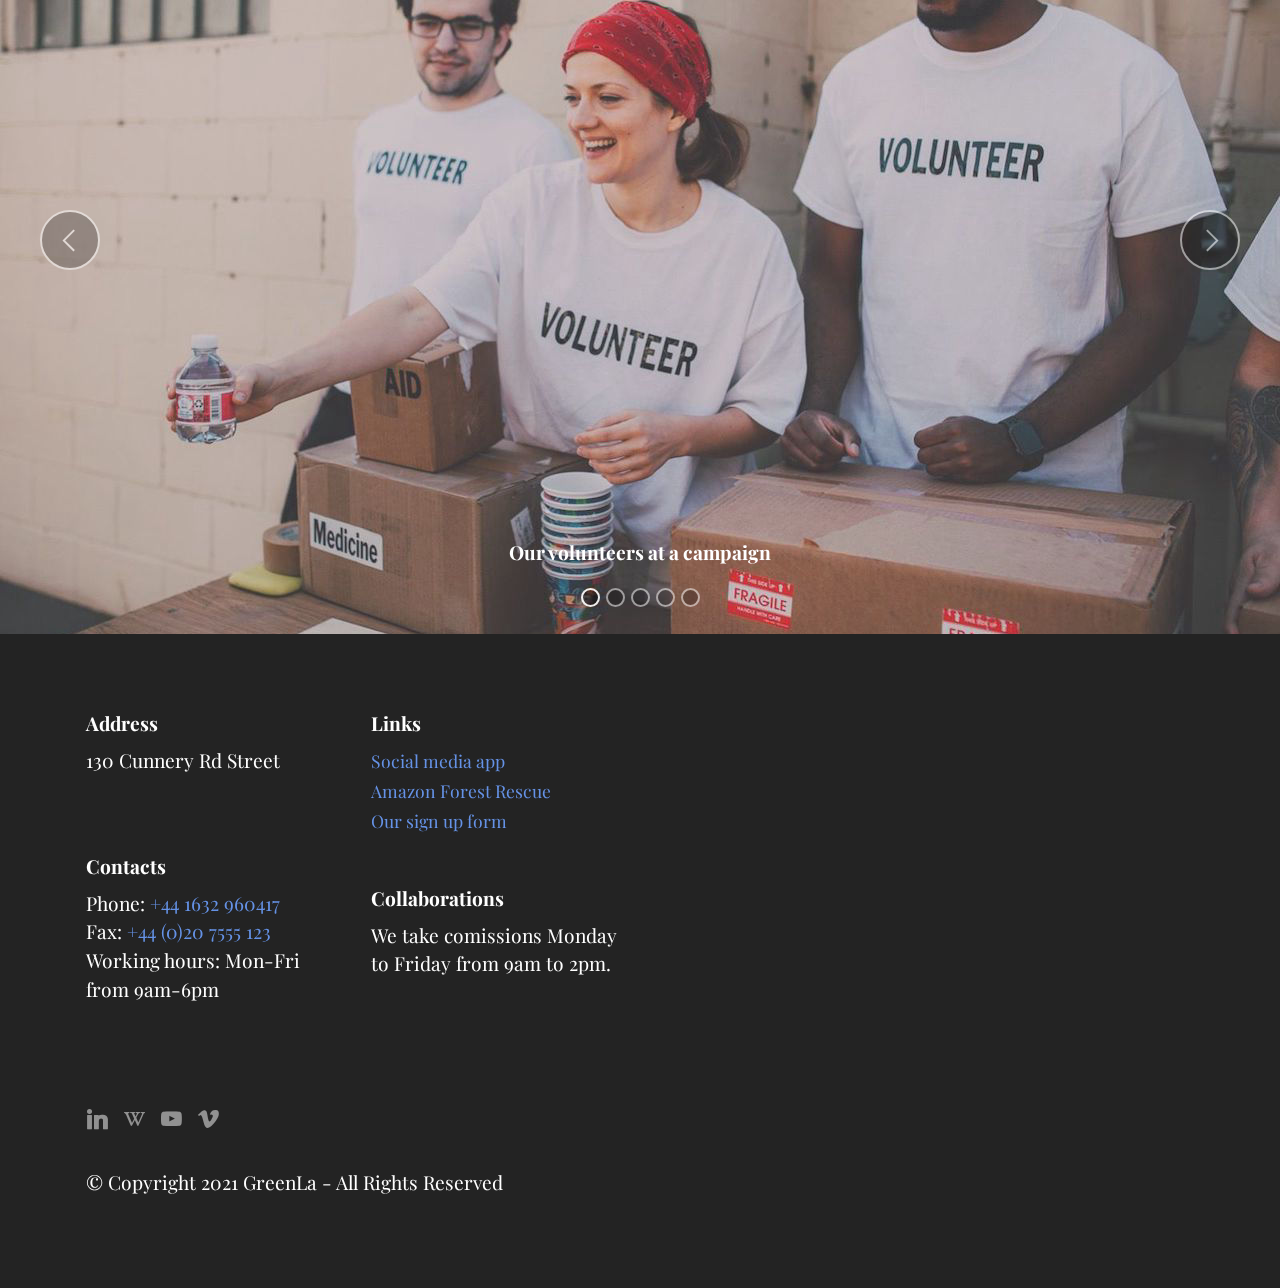
<file: volunteering.html>
<!DOCTYPE html>
<html  >
<head>
  <!-- Site made with Mobirise Website Builder v5.5.2, https://mobirise.com -->
  <meta charset="UTF-8">
  <meta http-equiv="X-UA-Compatible" content="IE=edge">
  <meta name="generator" content="Mobirise v5.5.2, mobirise.com">
  <meta name="viewport" content="width=device-width, initial-scale=1, minimum-scale=1">
  <link rel="shortcut icon" href="assets/images/leaves2-copy-82x68.png" type="image/x-icon">
  <meta name="description" content="">
  
  
  <title>Volunteering</title>
  <link rel="stylesheet" href="assets/web/assets/mobirise-icons2/mobirise2.css">
  <link rel="stylesheet" href="assets/bootstrap/css/bootstrap.min.css">
  <link rel="stylesheet" href="assets/bootstrap/css/bootstrap-grid.min.css">
  <link rel="stylesheet" href="assets/bootstrap/css/bootstrap-reboot.min.css">
  <link rel="stylesheet" href="assets/parallax/jarallax.css">
  <link rel="stylesheet" href="assets/dropdown/css/style.css">
  <link rel="stylesheet" href="assets/socicon/css/styles.css">
  <link rel="stylesheet" href="assets/theme/css/style.css">
  <link rel="preload" href="https://fonts.googleapis.com/css?family=Playfair+Display:400,500,600,700,800,900,400i,500i,600i,700i,800i,900i&display=swap" as="style" onload="this.onload=null;this.rel='stylesheet'">
  <noscript><link rel="stylesheet" href="https://fonts.googleapis.com/css?family=Playfair+Display:400,500,600,700,800,900,400i,500i,600i,700i,800i,900i&display=swap"></noscript>
  <link rel="preload" as="style" href="assets/mobirise/css/mbr-additional.css"><link rel="stylesheet" href="assets/mobirise/css/mbr-additional.css" type="text/css">
  
  
  
  
</head>
<body>
  
  <section data-bs-version="5.1" class="menu menu2 cid-sSI43nQZOs" once="menu" id="menu2-1e">
    
    <nav class="navbar navbar-dropdown navbar-fixed-top navbar-expand-lg">
        <div class="container">
            <div class="navbar-brand">
                <span class="navbar-logo">
                    <a href="index.html#top">
                        <img src="assets/images/leaves2-copy-82x68.png" alt="logo of GreenLa" style="height: 3rem;">
                    </a>
                </span>
                <span class="navbar-caption-wrap"><a class="navbar-caption text-primary display-1" href="index.html#top">GreenLa</a></span>
            </div>
            <button class="navbar-toggler" type="button" data-toggle="collapse" data-bs-toggle="collapse" data-target="#navbarSupportedContent" data-bs-target="#navbarSupportedContent" aria-controls="navbarNavAltMarkup" aria-expanded="false" aria-label="Toggle navigation">
                <div class="hamburger">
                    <span></span>
                    <span></span>
                    <span></span>
                    <span></span>
                </div>
            </button>
            <div class="collapse navbar-collapse" id="navbarSupportedContent">
                <ul class="navbar-nav nav-dropdown nav-right" data-app-modern-menu="true"><li class="nav-item"><a class="nav-link link text-black text-primary display-4" href="index.html#top">Home</a></li>
                    <li class="nav-item"><a class="nav-link link text-black text-primary display-4" href="projects.html#top">Projects</a></li>
                    <li class="nav-item"><a class="nav-link link text-black text-primary display-4" href="volunteering.html#top">Volunteering</a>
                    </li><li class="nav-item"><a class="nav-link link text-black text-primary display-4" href="team.html#top">Our team</a></li><li class="nav-item"><a class="nav-link link text-black text-primary display-4" href="contact.html#top">Contact</a></li></ul>
                
                
            </div>
        </div>
    </nav>
</section>

<section data-bs-version="5.1" class="header1 cid-sSIgF34tNJ mbr-fullscreen mbr-parallax-background" id="header1-1m">

    

    <div class="mbr-overlay" style="opacity: 0.3; background-color: rgb(250, 250, 250);"></div>

    <div class="container">
        <div class="row justify-content-end">
            <div class="col-12 col-lg-5">
                <h1 class="mbr-section-title mbr-fonts-style mb-3 display-2"><strong>Volunteering</strong></h1>
                
                <p class="mbr-text mbr-fonts-style display-7">With the help of social media, our community grew even more, and we reached a big milestone - 50,000 volunteers fighting for the planet Earth!</p>
                <div class="mbr-section-btn mt-3"><a class="btn btn-info display-7" href="https://docs.google.com/forms/d/e/1FAIpQLSdrjlGbO0UrQ8IA3pUYPmqhKifct9EdD54MiZlI0Jw7jekb7w/viewform?usp=sf_link" target="_blank">Sign up&nbsp;</a></div>
            </div>
        </div>
    </div>
</section>

<section data-bs-version="5.1" class="features23 cid-sSHMGyii8n" id="features23-1a">

    

    
    <div class="container">
        <div class="card-wrapper">
            <div class="card-box align-left">
                
                
                
            </div>
        </div>
        <!-- col-12 col-md-6 col-lg-4 -->
        <div class="row justify-content-center content-row mt-4">
            <div class="card p-4 p-md-3 col-md-6 col-lg-4">
                <div class="card-box">
                    <div class="title">
                        <span class="num mbr-fonts-style display-7"><strong>01.</strong></span>
                    </div>
                    <h4 class="card-title mbr-fonts-style display-5"><strong>Complete the form</strong></h4>
                    <p class="mbr-text card-text mbr-fonts-style display-7">If you complete and submit the <a href="https://docs.google.com/forms/d/e/1FAIpQLSdrjlGbO0UrQ8IA3pUYPmqhKifct9EdD54MiZlI0Jw7jekb7w/viewform?usp=sf_link" class="text-info" target="_blank" style="font-weight: bold;">form</a>, the first step is done.&nbsp;<strong><em><a href="https://docs.google.com/forms/d/e/1FAIpQLSdrjlGbO0UrQ8IA3pUYPmqhKifct9EdD54MiZlI0Jw7jekb7w/viewform?usp=sf_link" class="text-primary" target="_blank"><br></a></em></strong></p>
                </div>
            </div>
            <div class="card p-4 p-md-3 col-md-6 col-lg-4">
                <div class="card-box">
                    <div class="title">
                        <span class="num mbr-fonts-style display-7"><strong>02.</strong></span>
                    </div>
                    <h4 class="card-title mbr-fonts-style display-5"><strong>Wait for us to contact you</strong></h4>
                    <p class="mbr-text card-text mbr-fonts-style display-7">
                        Our team will read all the applications and we will contact you in the shortest time possible in order to give you more details about the program.</p>
                </div>
            </div>
            <div class="card p-4 p-md-3 col-md-6 col-lg-4">
                <div class="card-box">
                    <div class="title">
                        <span class="num mbr-fonts-style display-7"><strong>03.</strong></span>
                    </div>
                    <h4 class="card-title mbr-fonts-style display-5"><strong>Become part of our team</strong></h4>
                    <p class="mbr-text card-text mbr-fonts-style display-7">We can together schedule an online meeting and get you know you!&nbsp;And the best part is that HR Dep. is here to help you fit in the right category that suits your interests and skills the best.</p>
                </div>
            </div>
            
            
            
            
            
        </div>
    </div>
</section>

<section data-bs-version="5.1" class="content9 cid-sSIlx5nwmW" id="content9-1n">
    

    <div class="container">
        <div class="row justify-content-center">
            <div class="counter-container col-md-12 col-lg-10">
                <h4 class="mbr-section-title mbr-fonts-style mb-4 display-5">Our departments</h4>
                <div class="mbr-text mbr-fonts-style display-7">
                    <ol>
                        <li><strong>Financial Department </strong>coordinated by Cameron Ruffalo</li>
                        <li><strong>Human Resources Department </strong><span style="font-size: 1.2rem;">coordinated by Claire Pritchet</span><span style="font-size: 1.2rem;">t</span><br></li>
                        <li><strong>PR Department</strong><span style="font-size: 1.2rem;"> coordinated by Greta Mosby</span><br></li><li><strong>Design Department </strong>coordinated by Hailee Depp</li><li><strong>Technology Department</strong> coordinated by Phil Dunphy</li>
                    </ol>
                </div>
            </div>
        </div>
    </div>
</section>

<section data-bs-version="5.1" class="testimonials2 cid-sSHYQwdapM" id="testimonials2-1d">
    
    
    <div class="container">
        <h3 class="mbr-section-title mbr-fonts-style align-center mb-4 display-5">
            <strong>Testimonials</strong>
        </h3>
        <div class="row justify-content-center">
            <div class="card col-12 col-md-6">
                <p class="mbr-text mbr-fonts-style mb-4 display-7">"I was skeptical at first about this, thinking that I cannot make such a big difference, but GreenLa has helped me see everything in a different way."</p>
                <div class="d-flex mb-md-0 mb-4">
                    <div class="image-wrapper">
                        <img src="assets/images/james-100x100.jpg" alt="brunette man with blue eyes">
                    </div>
                    <div class="text-wrapper">
                        <p class="name mbr-fonts-style mb-1 display-7"><strong>James Tucker</strong></p>
                        <p class="position mbr-fonts-style display-7">Volunteer since 2019</p>
                    </div>
                </div>
            </div>
            <div class="card col-12 col-md-6">
                <p class="mbr-text mbr-fonts-style mb-4 display-7">"By getting involved in solving the planet problems I feel like I have a real purpose now."</p>
                <div class="d-flex mb-md-0 mb-4">
                    <div class="image-wrapper">
                        <img src="assets/images/alice-100x100.jpg" alt="brunette girl smilling at the camera with pink lips">
                    </div>
                    <div class="text-wrapper">
                        <p class="name mbr-fonts-style mb-1 display-7"><strong>Alice Farmiga</strong></p>
                        <p class="position mbr-fonts-style display-7">Volunteer since 2007</p>
                    </div>
                </div>
            </div>
        </div>
    </div>
</section>

<section data-bs-version="5.1" class="testimonials2 cid-sSKhWNHtZZ" id="testimonials2-23">
    
    
    <div class="container">
        
        <div class="row justify-content-center">
            <div class="card col-12 col-md-6">
                <p class="mbr-text mbr-fonts-style mb-4 display-7">"This is the best thing that happened to me!"</p>
                <div class="d-flex mb-md-0 mb-4">
                    <div class="image-wrapper">
                        <img src="assets/images/woman25-copy-100x67.jpg" alt="girl looking straight at the camera">
                    </div>
                    <div class="text-wrapper">
                        <p class="name mbr-fonts-style mb-1 display-7"><strong>Isabelle Smith</strong>
                        </p>
                        <p class="position mbr-fonts-style display-7">Volunteer since 2014</p>
                    </div>
                </div>
            </div>
            <div class="card col-12 col-md-6">
                <p class="mbr-text mbr-fonts-style mb-4 display-7">&nbsp;"I volunteered here for many years and it has definitely made me who I am today."</p>
                <div class="d-flex mb-md-0 mb-4">
                    <div class="image-wrapper">
                        <img src="assets/images/man28-copy-100x97.jpg" alt="anthony just living life with a glitter beard">
                    </div>
                    <div class="text-wrapper">
                        <p class="name mbr-fonts-style mb-1 display-7"><strong>Anthony Hopkins</strong></p>
                        <p class="position mbr-fonts-style display-7">Volunteer since 2004</p>
                    </div>
                </div>
            </div>
        </div>
    </div>
</section>

<section data-bs-version="5.1" class="testimonials2 cid-sSU0xPbGfl" id="testimonials2-2c">
    
    
    <div class="container">
        
        <div class="row justify-content-center">
            <div class="card col-12 col-md-6">
                <p class="mbr-text mbr-fonts-style mb-4 display-7">"Even though volunteering in times of pandemic is difficult I won't ever stop!"</p>
                <div class="d-flex mb-md-0 mb-4">
                    <div class="image-wrapper">
                        <img src="assets/images/woman28-100x67.jpg" alt="blonde girl">
                    </div>
                    <div class="text-wrapper">
                        <p class="name mbr-fonts-style mb-1 display-7">
                            <strong>Lola Martinez</strong></p>
                        <p class="position mbr-fonts-style display-7">Volunteer since 2020</p>
                    </div>
                </div>
            </div>
            <div class="card col-12 col-md-6">
                <p class="mbr-text mbr-fonts-style mb-4 display-7">"I recommend GreenLa to every person that want to evolve."&nbsp;</p>
                <div class="d-flex mb-md-0 mb-4">
                    <div class="image-wrapper">
                        <img src="assets/images/man14-100x67.jpg" alt="man with a beard">
                    </div>
                    <div class="text-wrapper">
                        <p class="name mbr-fonts-style mb-1 display-7"><strong>Tom Hanks</strong></p>
                        <p class="position mbr-fonts-style display-7">Volunteer since 2008</p>
                    </div>
                </div>
            </div>
        </div>
    </div>
</section>

<section data-bs-version="5.1" class="slider1 cid-sSIzp0c1nh" id="slider1-21">
    
    <div class="carousel slide carousel-fade" id="sSU2YYj8Cy" data-interval="5000" data-bs-interval="5000">
        <ol class="carousel-indicators">
            <li data-slide-to="0" data-bs-slide-to="0" class="active" data-target="#sSU2YYj8Cy" data-bs-target="#sSU2YYj8Cy"></li><li data-slide-to="1" data-bs-slide-to="1" class="" data-target="#sSU2YYj8Cy" data-bs-target="#sSU2YYj8Cy"></li><li data-slide-to="2" data-bs-slide-to="2" class="" data-target="#sSU2YYj8Cy" data-bs-target="#sSU2YYj8Cy"></li><li data-slide-to="3" data-bs-slide-to="3" class="" data-target="#sSU2YYj8Cy" data-bs-target="#sSU2YYj8Cy"></li><li data-slide-to="4" data-bs-slide-to="4" class="" data-target="#sSU2YYj8Cy" data-bs-target="#sSU2YYj8Cy"></li>
            
            
        </ol>
        <div class="carousel-inner">
            <div class="carousel-item slider-image item active">
                <div class="item-wrapper">
                    <img class="d-block w-100" src="assets/images/whatsapp-image-2021-12-26-at-22.34.18-1280x852.jpg" data-slide-to="0" data-bs-slide-to="0">
                    
                    <div class="carousel-caption">
                        <h5 class="mbr-section-subtitle mbr-fonts-style display-7">
                            <strong>Our volunteers at a campaign</strong></h5>
                        
                    </div>
                </div>
            </div><div class="carousel-item slider-image item">
                <div class="item-wrapper">
                    <img class="d-block w-100" src="assets/images/whatsapp-image-2021-12-26-at-22.34.17-2-1280x852.jpg" data-slide-to="1" data-bs-slide-to="1">
                    
                    <div class="carousel-caption">
                        <h5 class="mbr-section-subtitle mbr-fonts-style display-7">
                            <strong>The goal is to help everyone</strong></h5>
                        
                    </div>
                </div>
            </div><div class="carousel-item slider-image item">
                <div class="item-wrapper">
                    <img class="d-block w-100" src="assets/images/whatsapp-image-2021-12-26-at-22.34.17-1280x854.jpg" data-slide-to="2" data-bs-slide-to="2">
                    
                    <div class="carousel-caption">
                        <h5 class="mbr-section-subtitle mbr-fonts-style display-7">
                            <strong>Brainstorming strategies</strong></h5>
                        
                    </div>
                </div>
            </div><div class="carousel-item slider-image item">
                <div class="item-wrapper">
                    <img class="d-block w-100" src="assets/images/whatsapp-image-2021-12-26-at-22.34.16-2-1280x854.jpg" data-slide-to="3" data-bs-slide-to="3">
                    
                    <div class="carousel-caption">
                        <h5 class="mbr-section-subtitle mbr-fonts-style display-7"><strong>Discussing about our next projects</strong></h5>
                        
                    </div>
                </div>
            </div><div class="carousel-item slider-image item">
                <div class="item-wrapper">
                    <img class="d-block w-100" src="assets/images/whatsapp-image-2021-12-26-at-22.34.16-1280x770.jpg" data-slide-to="4" data-bs-slide-to="4">
                    
                    <div class="carousel-caption">
                        <h5 class="mbr-section-subtitle mbr-fonts-style display-7">
                            <strong>Smiling at a marathon</strong></h5>
                        
                    </div>
                </div>
            </div>
            
            
        </div>
        <a class="carousel-control carousel-control-prev" role="button" data-slide="prev" data-bs-slide="prev" href="#sSU2YYj8Cy">
            <span class="mobi-mbri mobi-mbri-arrow-prev" aria-hidden="true"></span>
            <span class="sr-only visually-hidden">Previous</span>
        </a>
        <a class="carousel-control carousel-control-next" role="button" data-slide="next" data-bs-slide="next" href="#sSU2YYj8Cy">
            <span class="mobi-mbri mobi-mbri-arrow-next" aria-hidden="true"></span>
            <span class="sr-only visually-hidden">Next</span>
        </a>
    </div>
</section>

<section data-bs-version="5.1" class="footer6 cid-sSTGEPWuxp" once="footers" id="footer6-2b">

    

    

    <div class="container">
        <div class="row content mbr-white">
            <div class="col-12 col-md-3 mbr-fonts-style display-7">
                <h5 class="mbr-section-subtitle mbr-fonts-style mb-2 display-7">
                    <strong>Address</strong>
                </h5>
                <p class="mbr-text mbr-fonts-style display-7">
                    130 Cunnery Rd Street</p> <br>
                <h5 class="mbr-section-subtitle mbr-fonts-style mb-2 mt-4 display-7">
                    <strong>Contacts</strong>
                </h5>
                <p class="mbr-text mbr-fonts-style mb-4 display-7">
                    Phone:<a href="tel: +44 1632 960417" class="text-info"> +44 1632 960417</a><br>
                    Fax: <a href="tel:+44 (0)20 7555 123" class="text-info">+44 (0)20 7555 123</a><br>
                    Working hours: Mon-Fri from 9am-6pm</p>
            </div>
            <div class="col-12 col-md-3 mbr-fonts-style display-7">
                <h5 class="mbr-section-subtitle mbr-fonts-style mb-2 display-7">
                    <strong>Links</strong>
                </h5>
                <ul class="list mbr-fonts-style mb-4 display-4">
                    <li class="mbr-text item-wrap"><a href="https://play.google.com/store/apps/details?id=com.aminprojects.saveearth&hl=en&gl=US" class="text-info" target="_blank">Social media app</a></li>
                    <li class="mbr-text item-wrap"><a href="https://www.youtube.com/watch?v=A84N89Krqro" class="text-info" target="_blank">Amazon Forest Rescue</a></li>
                    <li class="mbr-text item-wrap"><a href="https://docs.google.com/forms/d/e/1FAIpQLSdrjlGbO0UrQ8IA3pUYPmqhKifct9EdD54MiZlI0Jw7jekb7w/viewform?usp=sf_link" class="text-info" target="_blank">Our sign up form</a></li>
                </ul>
                <h5 class="mbr-section-subtitle mbr-fonts-style mb-2 mt-5 display-7"><strong>Collaborations</strong></h5>
                <p class="mbr-text mbr-fonts-style mb-4 display-7">We take comissions Monday to Friday from 9am to 2pm.</p>
            </div>
            <div class="col-12 col-md-6">
                <div class="google-map"><iframe frameborder="0" style="border:0" src="https://www.google.com/maps/embed?pb=!1m18!1m12!1m3!1d75993.25869254372!2d-2.2935022057813854!3d53.4722249748757!2m3!1f0!2f0!3f0!3m2!1i1024!2i768!4f13.1!3m3!1m2!1s0x487a4d4c5226f5db%3A0xd9be143804fe6baa!2sManchester%2C%20UK!5e0!3m2!1sen!2sro!4v1636825745213!5m2!1sen!2sro" allowfullscreen=""></iframe></div>
            </div>
            <div class="col-md-6">
                <div class="social-list align-left">
                    <div class="soc-item">
                        <a href="https://www.linkedin.com" target="_blank">
                            <span class="mbr-iconfont mbr-iconfont-social socicon-linkedin socicon"></span>
                        </a>
                    </div>
                    <div class="soc-item">
                        <a href="https://www.wikipedia.com" target="_blank">
                            <span class="mbr-iconfont mbr-iconfont-social socicon-wikipedia socicon"></span>
                        </a>
                    </div>
                    <div class="soc-item">
                        <a href="https://www.youtube.com" target="_blank">
                            <span class="mbr-iconfont mbr-iconfont-social socicon-youtube socicon"></span>
                        </a>
                    </div>
                    <div class="soc-item">
                        <a href="https://www.vimeo.com" target="_blank">
                            <span class="mbr-iconfont mbr-iconfont-social socicon-vimeo socicon"></span>
                        </a>
                    </div>
                    
                    
                </div>
            </div>
        </div>
        <div class="footer-lower">
            <div class="media-container-row">
                <div class="col-sm-12">
                    <hr>
                </div>
            </div>
            <div class="col-sm-12 copyright pl-0">
                <p class="mbr-text mbr-fonts-style mbr-white display-7">
                    © Copyright 2021 GreenLa - All Rights Reserved
                </p>
            </div>
        </div>
    </div>
</section><section><a href="https://mobirise.site/j"></a> </section><script src="assets/bootstrap/js/bootstrap.bundle.min.js"></script>  <script src="assets/parallax/jarallax.js"></script>  <script src="assets/smoothscroll/smooth-scroll.js"></script>  <script src="assets/ytplayer/index.js"></script>  <script src="assets/dropdown/js/navbar-dropdown.js"></script>  <script src="assets/theme/js/script.js"></script>  
  
  
 <div id="scrollToTop" class="scrollToTop mbr-arrow-up"><a style="text-align: center;"><i class="mbr-arrow-up-icon mbr-arrow-up-icon-cm cm-icon cm-icon-smallarrow-up"></i></a></div>
  </body>
</html>
</file>
<file: assets/web/assets/mobirise-icons2/mobirise2.css>
@font-face {
  font-family: 'Moririse2';
  font-display: swap;
  src:  url('mobirise2.eot?f2bix4');
  src:  url('mobirise2.eot?f2bix4#iefix') format('embedded-opentype'),
    url('mobirise2.ttf?f2bix4') format('truetype'),
    url('mobirise2.woff?f2bix4') format('woff'),
    url('mobirise2.svg?f2bix4#mobirise2') format('svg');
  font-weight: normal;
  font-style: normal;
}

[class^="mobi-"], [class*=" mobi-"] {
  /* use !important to prevent issues with browser extensions that change fonts */
  font-family: 'Moririse2' !important;
  speak: none;
  font-style: normal;
  font-weight: normal;
  font-variant: normal;
  text-transform: none;
  line-height: 1;

  /* Better Font Rendering =========== */
  -webkit-font-smoothing: antialiased;
  -moz-osx-font-smoothing: grayscale;
}

.mobi-mbri-add-submenu:before {
  content: "\e900";
}
.mobi-mbri-alert:before {
  content: "\e901";
}
.mobi-mbri-align-center:before {
  content: "\e902";
}
.mobi-mbri-align-justify:before {
  content: "\e903";
}
.mobi-mbri-align-left:before {
  content: "\e904";
}
.mobi-mbri-align-right:before {
  content: "\e905";
}
.mobi-mbri-android:before {
  content: "\e906";
}
.mobi-mbri-apple:before {
  content: "\e907";
}
.mobi-mbri-arrow-down:before {
  content: "\e908";
}
.mobi-mbri-arrow-next:before {
  content: "\e909";
}
.mobi-mbri-arrow-prev:before {
  content: "\e90a";
}
.mobi-mbri-arrow-up:before {
  content: "\e90b";
}
.mobi-mbri-bold:before {
  content: "\e90c";
}
.mobi-mbri-bookmark:before {
  content: "\e90d";
}
.mobi-mbri-bootstrap:before {
  content: "\e90e";
}
.mobi-mbri-briefcase:before {
  content: "\e90f";
}
.mobi-mbri-browse:before {
  content: "\e910";
}
.mobi-mbri-bulleted-list:before {
  content: "\e911";
}
.mobi-mbri-calendar:before {
  content: "\e912";
}
.mobi-mbri-camera:before {
  content: "\e913";
}
.mobi-mbri-cart-add:before {
  content: "\e914";
}
.mobi-mbri-cart-full:before {
  content: "\e915";
}
.mobi-mbri-cash:before {
  content: "\e916";
}
.mobi-mbri-change-style:before {
  content: "\e917";
}
.mobi-mbri-chat:before {
  content: "\e918";
}
.mobi-mbri-clock:before {
  content: "\e919";
}
.mobi-mbri-close:before {
  content: "\e91a";
}
.mobi-mbri-cloud:before {
  content: "\e91b";
}
.mobi-mbri-code:before {
  content: "\e91c";
}
.mobi-mbri-contact-form:before {
  content: "\e91d";
}
.mobi-mbri-credit-card:before {
  content: "\e91e";
}
.mobi-mbri-cursor-click:before {
  content: "\e91f";
}
.mobi-mbri-cust-feedback:before {
  content: "\e920";
}
.mobi-mbri-database:before {
  content: "\e921";
}
.mobi-mbri-delivery:before {
  content: "\e922";
}
.mobi-mbri-desktop:before {
  content: "\e923";
}
.mobi-mbri-devices:before {
  content: "\e924";
}
.mobi-mbri-down:before {
  content: "\e925";
}
.mobi-mbri-download-2:before {
  content: "\e926";
}
.mobi-mbri-download:before {
  content: "\e927";
}
.mobi-mbri-drag-n-drop-2:before {
  content: "\e928";
}
.mobi-mbri-drag-n-drop:before {
  content: "\e929";
}
.mobi-mbri-edit-2:before {
  content: "\e92a";
}
.mobi-mbri-edit:before {
  content: "\e92b";
}
.mobi-mbri-error:before {
  content: "\e92c";
}
.mobi-mbri-extension:before {
  content: "\e92d";
}
.mobi-mbri-features:before {
  content: "\e92e";
}
.mobi-mbri-file:before {
  content: "\e92f";
}
.mobi-mbri-flag:before {
  content: "\e930";
}
.mobi-mbri-folder:before {
  content: "\e931";
}
.mobi-mbri-gift:before {
  content: "\e932";
}
.mobi-mbri-github:before {
  content: "\e933";
}
.mobi-mbri-globe-2:before {
  content: "\e934";
}
.mobi-mbri-globe:before {
  content: "\e935";
}
.mobi-mbri-growing-chart:before {
  content: "\e936";
}
.mobi-mbri-hearth:before {
  content: "\e937";
}
.mobi-mbri-help:before {
  content: "\e938";
}
.mobi-mbri-home:before {
  content: "\e939";
}
.mobi-mbri-hot-cup:before {
  content: "\e93a";
}
.mobi-mbri-idea:before {
  content: "\e93b";
}
.mobi-mbri-image-gallery:before {
  content: "\e93c";
}
.mobi-mbri-image-slider:before {
  content: "\e93d";
}
.mobi-mbri-info:before {
  content: "\e93e";
}
.mobi-mbri-italic:before {
  content: "\e93f";
}
.mobi-mbri-key:before {
  content: "\e940";
}
.mobi-mbri-laptop:before {
  content: "\e941";
}
.mobi-mbri-layers:before {
  content: "\e942";
}
.mobi-mbri-left-right:before {
  content: "\e943";
}
.mobi-mbri-left:before {
  content: "\e944";
}
.mobi-mbri-letter:before {
  content: "\e945";
}
.mobi-mbri-like:before {
  content: "\e946";
}
.mobi-mbri-link:before {
  content: "\e947";
}
.mobi-mbri-lock:before {
  content: "\e948";
}
.mobi-mbri-login:before {
  content: "\e949";
}
.mobi-mbri-logout:before {
  content: "\e94a";
}
.mobi-mbri-magic-stick:before {
  content: "\e94b";
}
.mobi-mbri-map-pin:before {
  content: "\e94c";
}
.mobi-mbri-menu:before {
  content: "\e94d";
}
.mobi-mbri-mobile-2:before {
  content: "\e94e";
}
.mobi-mbri-mobile-horizontal:before {
  content: "\e94f";
}
.mobi-mbri-mobile:before {
  content: "\e950";
}
.mobi-mbri-mobirise:before {
  content: "\e951";
}
.mobi-mbri-more-horizontal:before {
  content: "\e952";
}
.mobi-mbri-more-vertical:before {
  content: "\e953";
}
.mobi-mbri-music:before {
  content: "\e954";
}
.mobi-mbri-new-file:before {
  content: "\e955";
}
.mobi-mbri-numbered-list:before {
  content: "\e956";
}
.mobi-mbri-opened-folder:before {
  content: "\e957";
}
.mobi-mbri-pages:before {
  content: "\e958";
}
.mobi-mbri-paper-plane:before {
  content: "\e959";
}
.mobi-mbri-paperclip:before {
  content: "\e95a";
}
.mobi-mbri-phone:before {
  content: "\e95b";
}
.mobi-mbri-photo:before {
  content: "\e95c";
}
.mobi-mbri-photos:before {
  content: "\e95d";
}
.mobi-mbri-pin:before {
  content: "\e95e";
}
.mobi-mbri-play:before {
  content: "\e95f";
}
.mobi-mbri-plus:before {
  content: "\e960";
}
.mobi-mbri-preview:before {
  content: "\e961";
}
.mobi-mbri-print:before {
  content: "\e962";
}
.mobi-mbri-protect:before {
  content: "\e963";
}
.mobi-mbri-question:before {
  content: "\e964";
}
.mobi-mbri-quote-left:before {
  content: "\e965";
}
.mobi-mbri-quote-right:before {
  content: "\e966";
}
.mobi-mbri-redo:before {
  content: "\e967";
}
.mobi-mbri-refresh:before {
  content: "\e968";
}
.mobi-mbri-responsive-2:before {
  content: "\e969";
}
.mobi-mbri-responsive:before {
  content: "\e96a";
}
.mobi-mbri-right:before {
  content: "\e96b";
}
.mobi-mbri-rocket:before {
  content: "\e96c";
}
.mobi-mbri-sad-face:before {
  content: "\e96d";
}
.mobi-mbri-sale:before {
  content: "\e96e";
}
.mobi-mbri-save:before {
  content: "\e96f";
}
.mobi-mbri-search:before {
  content: "\e970";
}
.mobi-mbri-setting-2:before {
  content: "\e971";
}
.mobi-mbri-setting-3:before {
  content: "\e972";
}
.mobi-mbri-setting:before {
  content: "\e973";
}
.mobi-mbri-share:before {
  content: "\e974";
}
.mobi-mbri-shopping-bag:before {
  content: "\e975";
}
.mobi-mbri-shopping-basket:before {
  content: "\e976";
}
.mobi-mbri-shopping-cart:before {
  content: "\e977";
}
.mobi-mbri-sites:before {
  content: "\e978";
}
.mobi-mbri-smile-face:before {
  content: "\e979";
}
.mobi-mbri-speed:before {
  content: "\e97a";
}
.mobi-mbri-star:before {
  content: "\e97b";
}
.mobi-mbri-success:before {
  content: "\e97c";
}
.mobi-mbri-sun:before {
  content: "\e97d";
}
.mobi-mbri-sun2:before {
  content: "\e97e";
}
.mobi-mbri-tablet-vertical:before {
  content: "\e97f";
}
.mobi-mbri-tablet:before {
  content: "\e980";
}
.mobi-mbri-target:before {
  content: "\e981";
}
.mobi-mbri-timer:before {
  content: "\e982";
}
.mobi-mbri-to-ftp:before {
  content: "\e983";
}
.mobi-mbri-to-local-drive:before {
  content: "\e984";
}
.mobi-mbri-touch-swipe:before {
  content: "\e985";
}
.mobi-mbri-touch:before {
  content: "\e986";
}
.mobi-mbri-trash:before {
  content: "\e987";
}
.mobi-mbri-underline:before {
  content: "\e988";
}
.mobi-mbri-undo:before {
  content: "\e989";
}
.mobi-mbri-unlink:before {
  content: "\e98a";
}
.mobi-mbri-unlock:before {
  content: "\e98b";
}
.mobi-mbri-up-down:before {
  content: "\e98c";
}
.mobi-mbri-up:before {
  content: "\e98d";
}
.mobi-mbri-update:before {
  content: "\e98e";
}
.mobi-mbri-upload-2:before {
  content: "\e98f";
}
.mobi-mbri-upload:before {
  content: "\e990";
}
.mobi-mbri-user-2:before {
  content: "\e991";
}
.mobi-mbri-user:before {
  content: "\e992";
}
.mobi-mbri-users:before {
  content: "\e993";
}
.mobi-mbri-video-play:before {
  content: "\e994";
}
.mobi-mbri-video:before {
  content: "\e995";
}
.mobi-mbri-watch:before {
  content: "\e996";
}
.mobi-mbri-website-theme-2:before {
  content: "\e997";
}
.mobi-mbri-website-theme:before {
  content: "\e998";
}
.mobi-mbri-wifi:before {
  content: "\e999";
}
.mobi-mbri-windows:before {
  content: "\e99a";
}
.mobi-mbri-zoom-in:before {
  content: "\e99b";
}
.mobi-mbri-zoom-out:before {
  content: "\e99c";
}
</file>
<file: assets/dropdown/css/style.css>
.navbar-dropdown {
  left: 0;
  padding: 0;
  position: absolute;
  right: 0;
  top: 0;
  transition: all 0.45s ease;
  z-index: 1030;
  background: #282828; }
  .navbar-dropdown .navbar-logo {
    margin-right: 0.8rem;
    transition: margin 0.3s ease-in-out;
    vertical-align: middle; }
    .navbar-dropdown .navbar-logo img {
      height: 3.125rem;
      transition: all 0.3s ease-in-out; }
    .navbar-dropdown .navbar-logo.mbr-iconfont {
      font-size: 3.125rem;
      line-height: 3.125rem; }
  .navbar-dropdown .navbar-caption {
    font-weight: 700;
    white-space: normal;
    vertical-align: -4px;
    line-height: 3.125rem !important; }
    .navbar-dropdown .navbar-caption, .navbar-dropdown .navbar-caption:hover {
      color: inherit;
      text-decoration: none; }
  .navbar-dropdown .mbr-iconfont + .navbar-caption {
    vertical-align: -1px; }
  .navbar-dropdown.navbar-fixed-top {
    position: fixed; }
  .navbar-dropdown .navbar-brand span {
    vertical-align: -4px; }
  .navbar-dropdown.bg-color.transparent {
    background: none; }
  .navbar-dropdown.navbar-short .navbar-brand {
    padding: 0.625rem 0; }
    .navbar-dropdown.navbar-short .navbar-brand span {
      vertical-align: -1px; }
  .navbar-dropdown.navbar-short .navbar-caption {
    line-height: 2.375rem !important;
    vertical-align: -2px; }
  .navbar-dropdown.navbar-short .navbar-logo {
    margin-right: 0.5rem; }
    .navbar-dropdown.navbar-short .navbar-logo img {
      height: 2.375rem; }
    .navbar-dropdown.navbar-short .navbar-logo.mbr-iconfont {
      font-size: 2.375rem;
      line-height: 2.375rem; }
  .navbar-dropdown.navbar-short .mbr-table-cell {
    height: 3.625rem; }
  .navbar-dropdown .navbar-close {
    left: 0.6875rem;
    position: fixed;
    top: 0.75rem;
    z-index: 1000; }
  .navbar-dropdown .hamburger-icon {
    content: "";
    display: inline-block;
    vertical-align: middle;
    width: 16px;
    -webkit-box-shadow: 0 -6px 0 1px #282828,0 0 0 1px #282828,0 6px 0 1px #282828;
    -moz-box-shadow: 0 -6px 0 1px #282828,0 0 0 1px #282828,0 6px 0 1px #282828;
    box-shadow: 0 -6px 0 1px #282828,0 0 0 1px #282828,0 6px 0 1px #282828; }

.dropdown-menu .dropdown-toggle[data-toggle="dropdown-submenu"]::after {
  border-bottom: 0.35em solid transparent;
  border-left: 0.35em solid;
  border-right: 0;
  border-top: 0.35em solid transparent;
  margin-left: 0.3rem; }

.dropdown-menu .dropdown-item:focus {
  outline: 0; }

.nav-dropdown {
  font-size: 0.75rem;
  font-weight: 500;
  height: auto !important; }
  .nav-dropdown .nav-btn {
    padding-left: 1rem; }
  .nav-dropdown .link {
    margin: .667em 1.667em;
    font-weight: 500;
    padding: 0;
    transition: color .2s ease-in-out; }
    .nav-dropdown .link.dropdown-toggle {
      margin-right: 2.583em; }
      .nav-dropdown .link.dropdown-toggle::after {
        margin-left: .25rem;
        border-top: 0.35em solid;
        border-right: 0.35em solid transparent;
        border-left: 0.35em solid transparent;
        border-bottom: 0; }
      .nav-dropdown .link.dropdown-toggle[aria-expanded="true"] {
        margin: 0;
        padding: 0.667em 3.263em  0.667em 1.667em; }
  .nav-dropdown .link::after,
  .nav-dropdown .dropdown-item::after {
    color: inherit; }
  .nav-dropdown .btn {
    font-size: 0.75rem;
    font-weight: 700;
    letter-spacing: 0;
    margin-bottom: 0;
    padding-left: 1.25rem;
    padding-right: 1.25rem; }
  .nav-dropdown .dropdown-menu {
    border-radius: 0;
    border: 0;
    left: 0;
    margin: 0;
    padding-bottom: 1.25rem;
    padding-top: 1.25rem;
    position: relative; }
  .nav-dropdown .dropdown-submenu {
    margin-left: 0.125rem;
    top: 0; }
  .nav-dropdown .dropdown-item {
    font-weight: 500;
    line-height: 2;
    padding: 0.3846em 4.615em 0.3846em 1.5385em;
    position: relative;
    transition: color .2s ease-in-out, background-color .2s ease-in-out; }
    .nav-dropdown .dropdown-item::after {
      margin-top: -0.3077em;
      position: absolute;
      right: 1.1538em;
      top: 50%; }
    .nav-dropdown .dropdown-item:focus, .nav-dropdown .dropdown-item:hover {
      background: none; }

@media (max-width: 767px) {
  .nav-dropdown.navbar-toggleable-sm {
    bottom: 0;
    display: none;
    left: 0;
    overflow-x: hidden;
    position: fixed;
    top: 0;
    transform: translateX(-100%);
    -ms-transform: translateX(-100%);
    -webkit-transform: translateX(-100%);
    width: 18.75rem;
    z-index: 999; } }
.nav-dropdown.navbar-toggleable-xl {
  bottom: 0;
  display: none;
  left: 0;
  overflow-x: hidden;
  position: fixed;
  top: 0;
  transform: translateX(-100%);
  -ms-transform: translateX(-100%);
  -webkit-transform: translateX(-100%);
  width: 18.75rem;
  z-index: 999; }

.nav-dropdown-sm {
  display: block !important;
  overflow-x: hidden;
  overflow: auto;
  padding-top: 3.875rem; }
  .nav-dropdown-sm::after {
    content: "";
    display: block;
    height: 3rem;
    width: 100%; }
  .nav-dropdown-sm.collapse.in ~ .navbar-close {
    display: block !important; }
  .nav-dropdown-sm.collapsing, .nav-dropdown-sm.collapse.in {
    transform: translateX(0);
    -ms-transform: translateX(0);
    -webkit-transform: translateX(0);
    transition: all 0.25s ease-out;
    -webkit-transition: all 0.25s ease-out;
    background: #282828; }
  .nav-dropdown-sm.collapsing[aria-expanded="false"] {
    transform: translateX(-100%);
    -ms-transform: translateX(-100%);
    -webkit-transform: translateX(-100%); }
  .nav-dropdown-sm .nav-item {
    display: block;
    margin-left: 0 !important;
    padding-left: 0; }
  .nav-dropdown-sm .link,
  .nav-dropdown-sm .dropdown-item {
    border-top: 1px dotted rgba(255, 255, 255, 0.1);
    font-size: 0.8125rem;
    line-height: 1.6;
    margin: 0 !important;
    padding: 0.875rem 2.4rem 0.875rem 1.5625rem !important;
    position: relative;
    white-space: normal; }
    .nav-dropdown-sm .link:focus, .nav-dropdown-sm .link:hover,
    .nav-dropdown-sm .dropdown-item:focus,
    .nav-dropdown-sm .dropdown-item:hover {
      background: rgba(0, 0, 0, 0.2) !important;
      color: #c0a375; }
  .nav-dropdown-sm .nav-btn {
    position: relative;
    padding: 1.5625rem 1.5625rem 0 1.5625rem; }
    .nav-dropdown-sm .nav-btn::before {
      border-top: 1px dotted rgba(255, 255, 255, 0.1);
      content: "";
      left: 0;
      position: absolute;
      top: 0;
      width: 100%; }
    .nav-dropdown-sm .nav-btn + .nav-btn {
      padding-top: 0.625rem; }
      .nav-dropdown-sm .nav-btn + .nav-btn::before {
        display: none; }
  .nav-dropdown-sm .btn {
    padding: 0.625rem 0; }
  .nav-dropdown-sm .dropdown-toggle[data-toggle="dropdown-submenu"]::after {
    margin-left: .25rem;
    border-top: 0.35em solid;
    border-right: 0.35em solid transparent;
    border-left: 0.35em solid transparent;
    border-bottom: 0; }
  .nav-dropdown-sm .dropdown-toggle[data-toggle="dropdown-submenu"][aria-expanded="true"]::after {
    border-top: 0;
    border-right: 0.35em solid transparent;
    border-left: 0.35em solid transparent;
    border-bottom: 0.35em solid; }
  .nav-dropdown-sm .dropdown-menu {
    margin: 0;
    padding: 0;
    position: relative;
    top: 0;
    left: 0;
    width: 100%;
    border: 0;
    float: none;
    border-radius: 0;
    background: none; }
  .nav-dropdown-sm .dropdown-submenu {
    left: 100%;
    margin-left: 0.125rem;
    margin-top: -1.25rem;
    top: 0; }

.navbar-toggleable-sm .nav-dropdown .dropdown-menu {
  position: absolute; }

.navbar-toggleable-sm .nav-dropdown .dropdown-submenu {
  left: 100%;
  margin-left: 0.125rem;
  margin-top: -1.25rem;
  top: 0; }

.navbar-toggleable-sm.opened .nav-dropdown .dropdown-menu {
  position: relative; }

.navbar-toggleable-sm.opened .nav-dropdown .dropdown-submenu {
  left: 0;
  margin-left: 00rem;
  margin-top: 0rem;
  top: 0; }

.is-builder .nav-dropdown.collapsing {
  transition: none !important; }
</file>
<file: assets/socicon/css/styles.css>
@charset "UTF-8";

@font-face {
  font-family: 'Socicon';
  src:  url('../fonts/socicon.eot');
  src:  url('../fonts/socicon.eot?#iefix') format('embedded-opentype'),
    url('../fonts/socicon.woff2') format('woff2'),
    url('../fonts/socicon.ttf') format('truetype'),
    url('../fonts/socicon.woff') format('woff'),
    url('../fonts/socicon.svg#socicon') format('svg');
  font-weight: normal;
  font-style: normal;
  font-display: swap;
}

[data-icon]:before {
  font-family: "socicon" !important;
  content: attr(data-icon);
  font-style: normal !important;
  font-weight: normal !important;
  font-variant: normal !important;
  text-transform: none !important;
  speak: none;
  line-height: 1;
  -webkit-font-smoothing: antialiased;
  -moz-osx-font-smoothing: grayscale;
}

[class^="socicon-"], [class*=" socicon-"] {
  /* use !important to prevent issues with browser extensions that change fonts */
  font-family: 'Socicon' !important;
  speak: none;
  font-style: normal;
  font-weight: normal;
  font-variant: normal;
  text-transform: none;
  line-height: 1;

  /* Better Font Rendering =========== */
  -webkit-font-smoothing: antialiased;
  -moz-osx-font-smoothing: grayscale;
}

.socicon-eitaa:before {
  content: "\e97c";
}
.socicon-soroush:before {
  content: "\e97d";
}
.socicon-bale:before {
  content: "\e97e";
}
.socicon-zazzle:before {
  content: "\e97b";
}
.socicon-society6:before {
  content: "\e97a";
}
.socicon-redbubble:before {
  content: "\e979";
}
.socicon-avvo:before {
  content: "\e978";
}
.socicon-stitcher:before {
  content: "\e977";
}
.socicon-googlehangouts:before {
  content: "\e974";
}
.socicon-dlive:before {
  content: "\e975";
}
.socicon-vsco:before {
  content: "\e976";
}
.socicon-flipboard:before {
  content: "\e973";
}
.socicon-ubuntu:before {
  content: "\e958";
}
.socicon-artstation:before {
  content: "\e959";
}
.socicon-invision:before {
  content: "\e95a";
}
.socicon-torial:before {
  content: "\e95b";
}
.socicon-collectorz:before {
  content: "\e95c";
}
.socicon-seenthis:before {
  content: "\e95d";
}
.socicon-googleplaymusic:before {
  content: "\e95e";
}
.socicon-debian:before {
  content: "\e95f";
}
.socicon-filmfreeway:before {
  content: "\e960";
}
.socicon-gnome:before {
  content: "\e961";
}
.socicon-itchio:before {
  content: "\e962";
}
.socicon-jamendo:before {
  content: "\e963";
}
.socicon-mix:before {
  content: "\e964";
}
.socicon-sharepoint:before {
  content: "\e965";
}
.socicon-tinder:before {
  content: "\e966";
}
.socicon-windguru:before {
  content: "\e967";
}
.socicon-cdbaby:before {
  content: "\e968";
}
.socicon-elementaryos:before {
  content: "\e969";
}
.socicon-stage32:before {
  content: "\e96a";
}
.socicon-tiktok:before {
  content: "\e96b";
}
.socicon-gitter:before {
  content: "\e96c";
}
.socicon-letterboxd:before {
  content: "\e96d";
}
.socicon-threema:before {
  content: "\e96e";
}
.socicon-splice:before {
  content: "\e96f";
}
.socicon-metapop:before {
  content: "\e970";
}
.socicon-naver:before {
  content: "\e971";
}
.socicon-remote:before {
  content: "\e972";
}
.socicon-internet:before {
  content: "\e957";
}
.socicon-moddb:before {
  content: "\e94b";
}
.socicon-indiedb:before {
  content: "\e94c";
}
.socicon-traxsource:before {
  content: "\e94d";
}
.socicon-gamefor:before {
  content: "\e94e";
}
.socicon-pixiv:before {
  content: "\e94f";
}
.socicon-myanimelist:before {
  content: "\e950";
}
.socicon-blackberry:before {
  content: "\e951";
}
.socicon-wickr:before {
  content: "\e952";
}
.socicon-spip:before {
  content: "\e953";
}
.socicon-napster:before {
  content: "\e954";
}
.socicon-beatport:before {
  content: "\e955";
}
.socicon-hackerone:before {
  content: "\e956";
}
.socicon-hackernews:before {
  content: "\e946";
}
.socicon-smashwords:before {
  content: "\e947";
}
.socicon-kobo:before {
  content: "\e948";
}
.socicon-bookbub:before {
  content: "\e949";
}
.socicon-mailru:before {
  content: "\e94a";
}
.socicon-gitlab:before {
  content: "\e945";
}
.socicon-instructables:before {
  content: "\e944";
}
.socicon-portfolio:before {
  content: "\e943";
}
.socicon-codered:before {
  content: "\e940";
}
.socicon-origin:before {
  content: "\e941";
}
.socicon-nextdoor:before {
  content: "\e942";
}
.socicon-udemy:before {
  content: "\e93f";
}
.socicon-livemaster:before {
  content: "\e93e";
}
.socicon-crunchbase:before {
  content: "\e93b";
}
.socicon-homefy:before {
  content: "\e93c";
}
.socicon-calendly:before {
  content: "\e93d";
}
.socicon-realtor:before {
  content: "\e90f";
}
.socicon-tidal:before {
  content: "\e910";
}
.socicon-qobuz:before {
  content: "\e911";
}
.socicon-natgeo:before {
  content: "\e912";
}
.socicon-mastodon:before {
  content: "\e913";
}
.socicon-unsplash:before {
  content: "\e914";
}
.socicon-homeadvisor:before {
  content: "\e915";
}
.socicon-angieslist:before {
  content: "\e916";
}
.socicon-codepen:before {
  content: "\e917";
}
.socicon-slack:before {
  content: "\e918";
}
.socicon-openaigym:before {
  content: "\e919";
}
.socicon-logmein:before {
  content: "\e91a";
}
.socicon-fiverr:before {
  content: "\e91b";
}
.socicon-gotomeeting:before {
  content: "\e91c";
}
.socicon-aliexpress:before {
  content: "\e91d";
}
.socicon-guru:before {
  content: "\e91e";
}
.socicon-appstore:before {
  content: "\e91f";
}
.socicon-homes:before {
  content: "\e920";
}
.socicon-zoom:before {
  content: "\e921";
}
.socicon-alibaba:before {
  content: "\e922";
}
.socicon-craigslist:before {
  content: "\e923";
}
.socicon-wix:before {
  content: "\e924";
}
.socicon-redfin:before {
  content: "\e925";
}
.socicon-googlecalendar:before {
  content: "\e926";
}
.socicon-shopify:before {
  content: "\e927";
}
.socicon-freelancer:before {
  content: "\e928";
}
.socicon-seedrs:before {
  content: "\e929";
}
.socicon-bing:before {
  content: "\e92a";
}
.socicon-doodle:before {
  content: "\e92b";
}
.socicon-bonanza:before {
  content: "\e92c";
}
.socicon-squarespace:before {
  content: "\e92d";
}
.socicon-toptal:before {
  content: "\e92e";
}
.socicon-gust:before {
  content: "\e92f";
}
.socicon-ask:before {
  content: "\e930";
}
.socicon-trulia:before {
  content: "\e931";
}
.socicon-loomly:before {
  content: "\e932";
}
.socicon-ghost:before {
  content: "\e933";
}
.socicon-upwork:before {
  content: "\e934";
}
.socicon-fundable:before {
  content: "\e935";
}
.socicon-booking:before {
  content: "\e936";
}
.socicon-googlemaps:before {
  content: "\e937";
}
.socicon-zillow:before {
  content: "\e938";
}
.socicon-niconico:before {
  content: "\e939";
}
.socicon-toneden:before {
  content: "\e93a";
}
.socicon-augment:before {
  content: "\e908";
}
.socicon-bitbucket:before {
  content: "\e909";
}
.socicon-fyuse:before {
  content: "\e90a";
}
.socicon-yt-gaming:before {
  content: "\e90b";
}
.socicon-sketchfab:before {
  content: "\e90c";
}
.socicon-mobcrush:before {
  content: "\e90d";
}
.socicon-microsoft:before {
  content: "\e90e";
}
.socicon-pandora:before {
  content: "\e907";
}
.socicon-messenger:before {
  content: "\e906";
}
.socicon-gamewisp:before {
  content: "\e905";
}
.socicon-bloglovin:before {
  content: "\e904";
}
.socicon-tunein:before {
  content: "\e903";
}
.socicon-gamejolt:before {
  content: "\e901";
}
.socicon-trello:before {
  content: "\e902";
}
.socicon-spreadshirt:before {
  content: "\e900";
}
.socicon-500px:before {
  content: "\e000";
}
.socicon-8tracks:before {
  content: "\e001";
}
.socicon-airbnb:before {
  content: "\e002";
}
.socicon-alliance:before {
  content: "\e003";
}
.socicon-amazon:before {
  content: "\e004";
}
.socicon-amplement:before {
  content: "\e005";
}
.socicon-android:before {
  content: "\e006";
}
.socicon-angellist:before {
  content: "\e007";
}
.socicon-apple:before {
  content: "\e008";
}
.socicon-appnet:before {
  content: "\e009";
}
.socicon-baidu:before {
  content: "\e00a";
}
.socicon-bandcamp:before {
  content: "\e00b";
}
.socicon-battlenet:before {
  content: "\e00c";
}
.socicon-mixer:before {
  content: "\e00d";
}
.socicon-bebee:before {
  content: "\e00e";
}
.socicon-bebo:before {
  content: "\e00f";
}
.socicon-behance:before {
  content: "\e010";
}
.socicon-blizzard:before {
  content: "\e011";
}
.socicon-blogger:before {
  content: "\e012";
}
.socicon-buffer:before {
  content: "\e013";
}
.socicon-chrome:before {
  content: "\e014";
}
.socicon-coderwall:before {
  content: "\e015";
}
.socicon-curse:before {
  content: "\e016";
}
.socicon-dailymotion:before {
  content: "\e017";
}
.socicon-deezer:before {
  content: "\e018";
}
.socicon-delicious:before {
  content: "\e019";
}
.socicon-deviantart:before {
  content: "\e01a";
}
.socicon-diablo:before {
  content: "\e01b";
}
.socicon-digg:before {
  content: "\e01c";
}
.socicon-discord:before {
  content: "\e01d";
}
.socicon-disqus:before {
  content: "\e01e";
}
.socicon-douban:before {
  content: "\e01f";
}
.socicon-draugiem:before {
  content: "\e020";
}
.socicon-dribbble:before {
  content: "\e021";
}
.socicon-drupal:before {
  content: "\e022";
}
.socicon-ebay:before {
  content: "\e023";
}
.socicon-ello:before {
  content: "\e024";
}
.socicon-endomodo:before {
  content: "\e025";
}
.socicon-envato:before {
  content: "\e026";
}
.socicon-etsy:before {
  content: "\e027";
}
.socicon-facebook:before {
  content: "\e028";
}
.socicon-feedburner:before {
  content: "\e029";
}
.socicon-filmweb:before {
  content: "\e02a";
}
.socicon-firefox:before {
  content: "\e02b";
}
.socicon-flattr:before {
  content: "\e02c";
}
.socicon-flickr:before {
  content: "\e02d";
}
.socicon-formulr:before {
  content: "\e02e";
}
.socicon-forrst:before {
  content: "\e02f";
}
.socicon-foursquare:before {
  content: "\e030";
}
.socicon-friendfeed:before {
  content: "\e031";
}
.socicon-github:before {
  content: "\e032";
}
.socicon-goodreads:before {
  content: "\e033";
}
.socicon-google:before {
  content: "\e034";
}
.socicon-googlescholar:before {
  content: "\e035";
}
.socicon-googlegroups:before {
  content: "\e036";
}
.socicon-googlephotos:before {
  content: "\e037";
}
.socicon-googleplus:before {
  content: "\e038";
}
.socicon-grooveshark:before {
  content: "\e039";
}
.socicon-hackerrank:before {
  content: "\e03a";
}
.socicon-hearthstone:before {
  content: "\e03b";
}
.socicon-hellocoton:before {
  content: "\e03c";
}
.socicon-heroes:before {
  content: "\e03d";
}
.socicon-smashcast:before {
  content: "\e03e";
}
.socicon-horde:before {
  content: "\e03f";
}
.socicon-houzz:before {
  content: "\e040";
}
.socicon-icq:before {
  content: "\e041";
}
.socicon-identica:before {
  content: "\e042";
}
.socicon-imdb:before {
  content: "\e043";
}
.socicon-instagram:before {
  content: "\e044";
}
.socicon-issuu:before {
  content: "\e045";
}
.socicon-istock:before {
  content: "\e046";
}
.socicon-itunes:before {
  content: "\e047";
}
.socicon-keybase:before {
  content: "\e048";
}
.socicon-lanyrd:before {
  content: "\e049";
}
.socicon-lastfm:before {
  content: "\e04a";
}
.socicon-line:before {
  content: "\e04b";
}
.socicon-linkedin:before {
  content: "\e04c";
}
.socicon-livejournal:before {
  content: "\e04d";
}
.socicon-lyft:before {
  content: "\e04e";
}
.socicon-macos:before {
  content: "\e04f";
}
.socicon-mail:before {
  content: "\e050";
}
.socicon-medium:before {
  content: "\e051";
}
.socicon-meetup:before {
  content: "\e052";
}
.socicon-mixcloud:before {
  content: "\e053";
}
.socicon-modelmayhem:before {
  content: "\e054";
}
.socicon-mumble:before {
  content: "\e055";
}
.socicon-myspace:before {
  content: "\e056";
}
.socicon-newsvine:before {
  content: "\e057";
}
.socicon-nintendo:before {
  content: "\e058";
}
.socicon-npm:before {
  content: "\e059";
}
.socicon-odnoklassniki:before {
  content: "\e05a";
}
.socicon-openid:before {
  content: "\e05b";
}
.socicon-opera:before {
  content: "\e05c";
}
.socicon-outlook:before {
  content: "\e05d";
}
.socicon-overwatch:before {
  content: "\e05e";
}
.socicon-patreon:before {
  content: "\e05f";
}
.socicon-paypal:before {
  content: "\e060";
}
.socicon-periscope:before {
  content: "\e061";
}
.socicon-persona:before {
  content: "\e062";
}
.socicon-pinterest:before {
  content: "\e063";
}
.socicon-play:before {
  content: "\e064";
}
.socicon-player:before {
  content: "\e065";
}
.socicon-playstation:before {
  content: "\e066";
}
.socicon-pocket:before {
  content: "\e067";
}
.socicon-qq:before {
  content: "\e068";
}
.socicon-quora:before {
  content: "\e069";
}
.socicon-raidcall:before {
  content: "\e06a";
}
.socicon-ravelry:before {
  content: "\e06b";
}
.socicon-reddit:before {
  content: "\e06c";
}
.socicon-renren:before {
  content: "\e06d";
}
.socicon-researchgate:before {
  content: "\e06e";
}
.socicon-residentadvisor:before {
  content: "\e06f";
}
.socicon-reverbnation:before {
  content: "\e070";
}
.socicon-rss:before {
  content: "\e071";
}
.socicon-sharethis:before {
  content: "\e072";
}
.socicon-skype:before {
  content: "\e073";
}
.socicon-slideshare:before {
  content: "\e074";
}
.socicon-smugmug:before {
  content: "\e075";
}
.socicon-snapchat:before {
  content: "\e076";
}
.socicon-songkick:before {
  content: "\e077";
}
.socicon-soundcloud:before {
  content: "\e078";
}
.socicon-spotify:before {
  content: "\e079";
}
.socicon-stackexchange:before {
  content: "\e07a";
}
.socicon-stackoverflow:before {
  content: "\e07b";
}
.socicon-starcraft:before {
  content: "\e07c";
}
.socicon-stayfriends:before {
  content: "\e07d";
}
.socicon-steam:before {
  content: "\e07e";
}
.socicon-storehouse:before {
  content: "\e07f";
}
.socicon-strava:before {
  content: "\e080";
}
.socicon-streamjar:before {
  content: "\e081";
}
.socicon-stumbleupon:before {
  content: "\e082";
}
.socicon-swarm:before {
  content: "\e083";
}
.socicon-teamspeak:before {
  content: "\e084";
}
.socicon-teamviewer:before {
  content: "\e085";
}
.socicon-technorati:before {
  content: "\e086";
}
.socicon-telegram:before {
  content: "\e087";
}
.socicon-tripadvisor:before {
  content: "\e088";
}
.socicon-tripit:before {
  content: "\e089";
}
.socicon-triplej:before {
  content: "\e08a";
}
.socicon-tumblr:before {
  content: "\e08b";
}
.socicon-twitch:before {
  content: "\e08c";
}
.socicon-twitter:before {
  content: "\e08d";
}
.socicon-uber:before {
  content: "\e08e";
}
.socicon-ventrilo:before {
  content: "\e08f";
}
.socicon-viadeo:before {
  content: "\e090";
}
.socicon-viber:before {
  content: "\e091";
}
.socicon-viewbug:before {
  content: "\e092";
}
.socicon-vimeo:before {
  content: "\e093";
}
.socicon-vine:before {
  content: "\e094";
}
.socicon-vkontakte:before {
  content: "\e095";
}
.socicon-warcraft:before {
  content: "\e096";
}
.socicon-wechat:before {
  content: "\e097";
}
.socicon-weibo:before {
  content: "\e098";
}
.socicon-whatsapp:before {
  content: "\e099";
}
.socicon-wikipedia:before {
  content: "\e09a";
}
.socicon-windows:before {
  content: "\e09b";
}
.socicon-wordpress:before {
  content: "\e09c";
}
.socicon-wykop:before {
  content: "\e09d";
}
.socicon-xbox:before {
  content: "\e09e";
}
.socicon-xing:before {
  content: "\e09f";
}
.socicon-yahoo:before {
  content: "\e0a0";
}
.socicon-yammer:before {
  content: "\e0a1";
}
.socicon-yandex:before {
  content: "\e0a2";
}
.socicon-yelp:before {
  content: "\e0a3";
}
.socicon-younow:before {
  content: "\e0a4";
}
.socicon-youtube:before {
  content: "\e0a5";
}
.socicon-zapier:before {
  content: "\e0a6";
}
.socicon-zerply:before {
  content: "\e0a7";
}
.socicon-zomato:before {
  content: "\e0a8";
}
.socicon-zynga:before {
  content: "\e0a9";
}
</file>
<file: assets/theme/css/style.css>
@charset "UTF-8";
section {
  background-color: #ffffff;
}

body {
  font-style: normal;
  line-height: 1.5;
  font-weight: 400;
  color: #232323;
  position: relative;
}

button {
  background-color: transparent;
  border-color: transparent;
}

section,
.container,
.container-fluid {
  position: relative;
  word-wrap: break-word;
}

a.mbr-iconfont:hover {
  text-decoration: none;
}

.article .lead p,
.article .lead ul,
.article .lead ol,
.article .lead pre,
.article .lead blockquote {
  margin-bottom: 0;
}

a {
  font-style: normal;
  font-weight: 400;
  cursor: pointer;
}
a, a:hover {
  text-decoration: none;
}

.mbr-section-title {
  font-style: normal;
  line-height: 1.3;
}

.mbr-section-subtitle {
  line-height: 1.3;
}

.mbr-text {
  font-style: normal;
  line-height: 1.7;
}

h1,
h2,
h3,
h4,
h5,
h6,
.display-1,
.display-2,
.display-4,
.display-5,
.display-7,
span,
p,
a {
  line-height: 1;
  word-break: break-word;
  word-wrap: break-word;
  font-weight: 400;
}

b,
strong {
  font-weight: bold;
}

input:-webkit-autofill, input:-webkit-autofill:hover, input:-webkit-autofill:focus, input:-webkit-autofill:active {
  transition-delay: 9999s;
  -webkit-transition-property: background-color, color;
  transition-property: background-color, color;
}

textarea[type=hidden] {
  display: none;
}

section {
  background-position: 50% 50%;
  background-repeat: no-repeat;
  background-size: cover;
}
section .mbr-background-video,
section .mbr-background-video-preview {
  position: absolute;
  bottom: 0;
  left: 0;
  right: 0;
  top: 0;
}

.hidden {
  visibility: hidden;
}

.mbr-z-index20 {
  z-index: 20;
}

/*! Base colors */
.mbr-white {
  color: #ffffff;
}

.mbr-black {
  color: #111111;
}

.mbr-bg-white {
  background-color: #ffffff;
}

.mbr-bg-black {
  background-color: #000000;
}

/*! Text-aligns */
.align-left {
  text-align: left;
}

.align-center {
  text-align: center;
}

.align-right {
  text-align: right;
}

/*! Font-weight  */
.mbr-light {
  font-weight: 300;
}

.mbr-regular {
  font-weight: 400;
}

.mbr-semibold {
  font-weight: 500;
}

.mbr-bold {
  font-weight: 700;
}

/*! Media  */
.media-content {
  flex-basis: 100%;
}

.media-container-row {
  display: flex;
  flex-direction: row;
  flex-wrap: wrap;
  justify-content: center;
  align-content: center;
  align-items: start;
}
.media-container-row .media-size-item {
  width: 400px;
}

.media-container-column {
  display: flex;
  flex-direction: column;
  flex-wrap: wrap;
  justify-content: center;
  align-content: center;
  align-items: stretch;
}
.media-container-column > * {
  width: 100%;
}

@media (min-width: 992px) {
  .media-container-row {
    flex-wrap: nowrap;
  }
}
figure {
  margin-bottom: 0;
  overflow: hidden;
}

figure[mbr-media-size] {
  transition: width 0.1s;
}

img,
iframe {
  display: block;
  width: 100%;
}

.card {
  background-color: transparent;
  border: none;
}

.card-box {
  width: 100%;
}

.card-img {
  text-align: center;
  flex-shrink: 0;
  -webkit-flex-shrink: 0;
}

.media {
  max-width: 100%;
  margin: 0 auto;
}

.mbr-figure {
  align-self: center;
}

.media-container > div {
  max-width: 100%;
}

.mbr-figure img,
.card-img img {
  width: 100%;
}

@media (max-width: 991px) {
  .media-size-item {
    width: auto !important;
  }

  .media {
    width: auto;
  }

  .mbr-figure {
    width: 100% !important;
  }
}
/*! Buttons */
.mbr-section-btn {
  margin-left: -0.6rem;
  margin-right: -0.6rem;
  font-size: 0;
}

.btn {
  font-weight: 600;
  border-width: 1px;
  font-style: normal;
  margin: 0.6rem 0.6rem;
  white-space: normal;
  transition: all 0.2s ease-in-out;
  display: inline-flex;
  align-items: center;
  justify-content: center;
  word-break: break-word;
}

.btn-sm {
  font-weight: 600;
  letter-spacing: 0px;
  transition: all 0.3s ease-in-out;
}

.btn-md {
  font-weight: 600;
  letter-spacing: 0px;
  transition: all 0.3s ease-in-out;
}

.btn-lg {
  font-weight: 600;
  letter-spacing: 0px;
  transition: all 0.3s ease-in-out;
}

.btn-form {
  margin: 0;
}
.btn-form:hover {
  cursor: pointer;
}

nav .mbr-section-btn {
  margin-left: 0rem;
  margin-right: 0rem;
}

/*! Btn icon margin */
.btn .mbr-iconfont,
.btn.btn-sm .mbr-iconfont {
  order: 1;
  cursor: pointer;
  margin-left: 0.5rem;
  vertical-align: sub;
}

.btn.btn-md .mbr-iconfont,
.btn.btn-md .mbr-iconfont {
  margin-left: 0.8rem;
}

.mbr-regular {
  font-weight: 400;
}

.mbr-semibold {
  font-weight: 500;
}

.mbr-bold {
  font-weight: 700;
}

[type=submit] {
  -webkit-appearance: none;
}

/*! Full-screen */
.mbr-fullscreen .mbr-overlay {
  min-height: 100vh;
}

.mbr-fullscreen {
  display: flex;
  display: -moz-flex;
  display: -ms-flex;
  display: -o-flex;
  align-items: center;
  min-height: 100vh;
  padding-top: 3rem;
  padding-bottom: 3rem;
}

/*! Map */
.map {
  height: 25rem;
  position: relative;
}
.map iframe {
  width: 100%;
  height: 100%;
}

/*! Scroll to top arrow */
.mbr-arrow-up {
  bottom: 25px;
  right: 90px;
  position: fixed;
  text-align: right;
  z-index: 5000;
  color: #ffffff;
  font-size: 22px;
}

.mbr-arrow-up a {
  background: rgba(0, 0, 0, 0.2);
  border-radius: 50%;
  color: #fff;
  display: inline-block;
  height: 60px;
  width: 60px;
  border: 2px solid #fff;
  outline-style: none !important;
  position: relative;
  text-decoration: none;
  transition: all 0.3s ease-in-out;
  cursor: pointer;
  text-align: center;
}
.mbr-arrow-up a:hover {
  background-color: rgba(0, 0, 0, 0.4);
}
.mbr-arrow-up a i {
  line-height: 60px;
}

.mbr-arrow-up-icon {
  display: block;
  color: #fff;
}

.mbr-arrow-up-icon::before {
  content: "›";
  display: inline-block;
  font-family: serif;
  font-size: 22px;
  line-height: 1;
  font-style: normal;
  position: relative;
  top: 6px;
  left: -4px;
  transform: rotate(-90deg);
}

/*! Arrow Down */
.mbr-arrow {
  position: absolute;
  bottom: 45px;
  left: 50%;
  width: 60px;
  height: 60px;
  cursor: pointer;
  background-color: rgba(80, 80, 80, 0.5);
  border-radius: 50%;
  transform: translateX(-50%);
}
@media (max-width: 767px) {
  .mbr-arrow {
    display: none;
  }
}
.mbr-arrow > a {
  display: inline-block;
  text-decoration: none;
  outline-style: none;
  -webkit-animation: arrowdown 1.7s ease-in-out infinite;
          animation: arrowdown 1.7s ease-in-out infinite;
  color: #ffffff;
}
.mbr-arrow > a > i {
  position: absolute;
  top: -2px;
  left: 15px;
  font-size: 2rem;
}

#scrollToTop a i::before {
  content: "";
  position: absolute;
  display: block;
  border-bottom: 2.5px solid #fff;
  border-left: 2.5px solid #fff;
  width: 27.8%;
  height: 27.8%;
  left: 50%;
  top: 51%;
  transform: translateY(-30%) translateX(-50%) rotate(135deg);
}

@keyframes arrowdown {
  0% {
    transform: translateY(0px);
  }
  50% {
    transform: translateY(-5px);
  }
  100% {
    transform: translateY(0px);
  }
}
@-webkit-keyframes arrowdown {
  0% {
    transform: translateY(0px);
  }
  50% {
    transform: translateY(-5px);
  }
  100% {
    transform: translateY(0px);
  }
}
@media (max-width: 500px) {
  .mbr-arrow-up {
    left: 0;
    right: 0;
    text-align: center;
  }
}
/*Gradients animation*/
@keyframes gradient-animation {
  from {
    background-position: 0% 100%;
    -webkit-animation-timing-function: ease-in-out;
            animation-timing-function: ease-in-out;
  }
  to {
    background-position: 100% 0%;
    -webkit-animation-timing-function: ease-in-out;
            animation-timing-function: ease-in-out;
  }
}
@-webkit-keyframes gradient-animation {
  from {
    background-position: 0% 100%;
    -webkit-animation-timing-function: ease-in-out;
            animation-timing-function: ease-in-out;
  }
  to {
    background-position: 100% 0%;
    -webkit-animation-timing-function: ease-in-out;
            animation-timing-function: ease-in-out;
  }
}
.bg-gradient {
  background-size: 200% 200%;
  animation: gradient-animation 5s infinite alternate;
  -webkit-animation: gradient-animation 5s infinite alternate;
}

.menu .navbar-brand {
  display: -webkit-flex;
}
.menu .navbar-brand span {
  display: flex;
  display: -webkit-flex;
}
.menu .navbar-brand .navbar-caption-wrap {
  display: -webkit-flex;
}
.menu .navbar-brand .navbar-logo img {
  display: -webkit-flex;
  width: auto;
}
@media (min-width: 768px) and (max-width: 991px) {
  .menu .navbar-toggleable-sm .navbar-nav {
    display: -ms-flexbox;
  }
}
@media (max-width: 991px) {
  .menu .navbar-collapse {
    max-height: 93.5vh;
  }
  .menu .navbar-collapse.show {
    overflow: auto;
  }
}
@media (min-width: 992px) {
  .menu .navbar-nav.nav-dropdown {
    display: -webkit-flex;
  }
  .menu .navbar-toggleable-sm .navbar-collapse {
    display: -webkit-flex !important;
  }
  .menu .collapsed .navbar-collapse {
    max-height: 93.5vh;
  }
  .menu .collapsed .navbar-collapse.show {
    overflow: auto;
  }
}
@media (max-width: 767px) {
  .menu .navbar-collapse {
    max-height: 80vh;
  }
}

.nav-link .mbr-iconfont {
  margin-right: 0.5rem;
}

.navbar {
  display: -webkit-flex;
  -webkit-flex-wrap: wrap;
  -webkit-align-items: center;
  -webkit-justify-content: space-between;
}

.navbar-collapse {
  -webkit-flex-basis: 100%;
  -webkit-flex-grow: 1;
  -webkit-align-items: center;
}

.nav-dropdown .link {
  padding: 0.667em 1.667em !important;
  margin: 0 !important;
}

.nav {
  display: -webkit-flex;
  -webkit-flex-wrap: wrap;
}

.row {
  display: -webkit-flex;
  -webkit-flex-wrap: wrap;
}

.justify-content-center {
  -webkit-justify-content: center;
}

.form-inline {
  display: -webkit-flex;
}

.card-wrapper {
  -webkit-flex: 1;
}

.carousel-control {
  z-index: 10;
  display: -webkit-flex;
}

.carousel-controls {
  display: -webkit-flex;
}

.media {
  display: -webkit-flex;
}

.form-group:focus {
  outline: none;
}

.jq-selectbox__select {
  padding: 7px 0;
  position: relative;
}

.jq-selectbox__dropdown {
  overflow: hidden;
  border-radius: 10px;
  position: absolute;
  top: 100%;
  left: 0 !important;
  width: 100% !important;
}

.jq-selectbox__trigger-arrow {
  right: 0;
  transform: translateY(-50%);
}

.jq-selectbox li {
  padding: 1.07em 0.5em;
}

input[type=range] {
  padding-left: 0 !important;
  padding-right: 0 !important;
}

.modal-dialog,
.modal-content {
  height: 100%;
}

.modal-dialog .carousel-inner {
  height: calc(100vh - 1.75rem);
}
@media (max-width: 575px) {
  .modal-dialog .carousel-inner {
    height: calc(100vh - 1rem);
  }
}

.carousel-item {
  text-align: center;
}

.carousel-item img {
  margin: auto;
}

.navbar-toggler {
  align-self: flex-start;
  padding: 0.25rem 0.75rem;
  font-size: 1.25rem;
  line-height: 1;
  background: transparent;
  border: 1px solid transparent;
  border-radius: 0.25rem;
}

.navbar-toggler:focus,
.navbar-toggler:hover {
  text-decoration: none;
  box-shadow: none;
}

.navbar-toggler-icon {
  display: inline-block;
  width: 1.5em;
  height: 1.5em;
  vertical-align: middle;
  content: "";
  background: no-repeat center center;
  background-size: 100% 100%;
}

.navbar-toggler-left {
  position: absolute;
  left: 1rem;
}

.navbar-toggler-right {
  position: absolute;
  right: 1rem;
}

.card-img {
  width: auto;
}

.menu .navbar.collapsed:not(.beta-menu) {
  flex-direction: column;
}

.carousel-item.active,
.carousel-item-next,
.carousel-item-prev {
  display: flex;
}

.note-air-layout .dropup .dropdown-menu,
.note-air-layout .navbar-fixed-bottom .dropdown .dropdown-menu {
  bottom: initial !important;
}

html,
body {
  height: auto;
  min-height: 100vh;
}

.dropup .dropdown-toggle::after {
  display: none;
}

.form-asterisk {
  font-family: initial;
  position: absolute;
  top: -2px;
  font-weight: normal;
}

.form-control-label {
  position: relative;
  cursor: pointer;
  margin-bottom: 0.357em;
  padding: 0;
}

.alert {
  color: #ffffff;
  border-radius: 0;
  border: 0;
  font-size: 1.1rem;
  line-height: 1.5;
  margin-bottom: 1.875rem;
  padding: 1.25rem;
  position: relative;
  text-align: center;
}
.alert.alert-form::after {
  background-color: inherit;
  bottom: -7px;
  content: "";
  display: block;
  height: 14px;
  left: 50%;
  margin-left: -7px;
  position: absolute;
  transform: rotate(45deg);
  width: 14px;
}

.form-control {
  background-color: #ffffff;
  background-clip: border-box;
  color: #232323;
  line-height: 1rem !important;
  height: auto;
  padding: 0.6rem 1.2rem;
  transition: border-color 0.25s ease 0s;
  border: 1px solid transparent !important;
  border-radius: 4px;
  box-shadow: rgba(0, 0, 0, 0.07) 0px 1px 1px 0px, rgba(0, 0, 0, 0.07) 0px 1px 3px 0px, rgba(0, 0, 0, 0.03) 0px 0px 0px 1px;
}
.form-active .form-control:invalid {
  border-color: red;
}

form .row {
  margin-left: -0.6rem;
  margin-right: -0.6rem;
}
form .row [class*=col] {
  padding-left: 0.6rem;
  padding-right: 0.6rem;
}

form .mbr-section-btn {
  margin: 0;
  padding-left: 0.6rem;
  padding-right: 0.6rem;
}

form .btn {
  display: flex;
  padding: 0.6rem 1.2rem;
  margin: 0;
}

form .form-check-input {
  margin-top: 0.5;
}

textarea.form-control {
  line-height: 1.5rem !important;
}

.form-group {
  margin-bottom: 1.2rem;
}

.form-control,
form .btn {
  min-height: 48px;
}

.gdpr-block label span.textGDPR input[name=gdpr] {
  top: 7px;
}

.form-control:focus {
  box-shadow: none;
}

:focus {
  outline: none;
}

.mbr-overlay {
  background-color: #000;
  bottom: 0;
  left: 0;
  opacity: 0.5;
  position: absolute;
  right: 0;
  top: 0;
  z-index: 0;
  pointer-events: none;
}

blockquote {
  font-style: italic;
  padding: 3rem;
  font-size: 1.09rem;
  position: relative;
  border-left: 3px solid;
}

ul,
ol,
pre,
blockquote {
  margin-bottom: 2.3125rem;
}

.mt-4 {
  margin-top: 2rem !important;
}

.mb-4 {
  margin-bottom: 2rem !important;
}

@media (min-width: 992px) {
  .container {
    padding-left: 16px;
    padding-right: 16px;
  }

  .row {
    margin-left: -16px;
    margin-right: -16px;
  }
  .row > [class*=col] {
    padding-left: 16px;
    padding-right: 16px;
  }
}
@media (min-width: 768px) {
  .container-fluid {
    padding-left: 32px;
    padding-right: 32px;
  }
}
@media (min-width: 768px) and (max-width: 991px) {
  .mbr-container {
    padding-left: 32px;
    padding-right: 32px;
  }
}
@media (max-width: 767px) {
  .mbr-container {
    padding-left: 16px;
    padding-right: 16px;
  }
}
.card-wrapper,
.item-wrapper {
  overflow: hidden;
}

.app-video-wrapper > img {
  opacity: 1;
}

.item {
  position: relative;
}

.dropdown-menu .dropdown-menu {
  left: 100%;
}

.dropdown-item + .dropdown-menu {
  display: none;
}

.dropdown-item:hover + .dropdown-menu,
.dropdown-menu:hover {
  display: block;
}.engine {
	position: absolute;
	text-indent: -2400px;
	text-align: center;
	padding: 0;
	top: 0;
	left: -2400px;
}
</file>
<file: assets/mobirise/css/mbr-additional.css>
.btn {
  border-width: 2px;
}
body {
  font-family: Jost;
}
.display-1 {
  font-family: 'Playfair Display', serif;
  font-size: 1.2rem;
  line-height: 1.1;
}
.display-1 > .mbr-iconfont {
  font-size: 1.5rem;
}
.display-2 {
  font-family: 'Playfair Display', serif;
  font-size: 3rem;
  line-height: 1.1;
}
.display-2 > .mbr-iconfont {
  font-size: 3.75rem;
}
.display-4 {
  font-family: 'Playfair Display', serif;
  font-size: 1.1rem;
  line-height: 1.5;
}
.display-4 > .mbr-iconfont {
  font-size: 1.375rem;
}
.display-5 {
  font-family: 'Playfair Display', serif;
  font-size: 2.2rem;
  line-height: 1.5;
}
.display-5 > .mbr-iconfont {
  font-size: 2.75rem;
}
.display-7 {
  font-family: 'Playfair Display', serif;
  font-size: 1.2rem;
  line-height: 1.5;
}
.display-7 > .mbr-iconfont {
  font-size: 1.5rem;
}
/* ---- Fluid typography for mobile devices ---- */
/* 1.4 - font scale ratio ( bootstrap == 1.42857 ) */
/* 100vw - current viewport width */
/* (48 - 20)  48 == 48rem == 768px, 20 == 20rem == 320px(minimal supported viewport) */
/* 0.65 - min scale variable, may vary */
@media (max-width: 992px) {
  .display-1 {
    font-size: 0.96rem;
  }
}
@media (max-width: 768px) {
  .display-1 {
    font-size: 0.84rem;
    font-size: calc( 1.07rem + (1.2 - 1.07) * ((100vw - 20rem) / (48 - 20)));
    line-height: calc( 1.1 * (1.07rem + (1.2 - 1.07) * ((100vw - 20rem) / (48 - 20))));
  }
  .display-2 {
    font-size: 2.4rem;
    font-size: calc( 1.7rem + (3 - 1.7) * ((100vw - 20rem) / (48 - 20)));
    line-height: calc( 1.3 * (1.7rem + (3 - 1.7) * ((100vw - 20rem) / (48 - 20))));
  }
  .display-4 {
    font-size: 0.88rem;
    font-size: calc( 1.0350000000000001rem + (1.1 - 1.0350000000000001) * ((100vw - 20rem) / (48 - 20)));
    line-height: calc( 1.4 * (1.0350000000000001rem + (1.1 - 1.0350000000000001) * ((100vw - 20rem) / (48 - 20))));
  }
  .display-5 {
    font-size: 1.76rem;
    font-size: calc( 1.42rem + (2.2 - 1.42) * ((100vw - 20rem) / (48 - 20)));
    line-height: calc( 1.4 * (1.42rem + (2.2 - 1.42) * ((100vw - 20rem) / (48 - 20))));
  }
  .display-7 {
    font-size: 0.96rem;
    font-size: calc( 1.07rem + (1.2 - 1.07) * ((100vw - 20rem) / (48 - 20)));
    line-height: calc( 1.4 * (1.07rem + (1.2 - 1.07) * ((100vw - 20rem) / (48 - 20))));
  }
}
/* Buttons */
.btn {
  padding: 0.6rem 1.2rem;
  border-radius: 4px;
}
.btn-sm {
  padding: 0.6rem 1.2rem;
  border-radius: 4px;
}
.btn-md {
  padding: 0.6rem 1.2rem;
  border-radius: 4px;
}
.btn-lg {
  padding: 1rem 2.6rem;
  border-radius: 4px;
}
.bg-primary {
  background-color: #123208 !important;
}
.bg-success {
  background-color: #40b0bf !important;
}
.bg-info {
  background-color: #6592e6 !important;
}
.bg-warning {
  background-color: #ffe161 !important;
}
.bg-danger {
  background-color: #ff9966 !important;
}
.btn-primary,
.btn-primary:active {
  background-color: #123208 !important;
  border-color: #123208 !important;
  color: #ffffff !important;
  box-shadow: 0 2px 2px 0 rgba(0, 0, 0, 0.2);
}
.btn-primary:hover,
.btn-primary:focus,
.btn-primary.focus,
.btn-primary.active {
  color: #ffffff !important;
  background-color: #000000 !important;
  border-color: #000000 !important;
  box-shadow: 0 2px 5px 0 rgba(0, 0, 0, 0.2);
}
.btn-primary.disabled,
.btn-primary:disabled {
  color: #ffffff !important;
  background-color: #000000 !important;
  border-color: #000000 !important;
}
.btn-secondary,
.btn-secondary:active {
  background-color: #ff6666 !important;
  border-color: #ff6666 !important;
  color: #ffffff !important;
  box-shadow: 0 2px 2px 0 rgba(0, 0, 0, 0.2);
}
.btn-secondary:hover,
.btn-secondary:focus,
.btn-secondary.focus,
.btn-secondary.active {
  color: #ffffff !important;
  background-color: #ff0f0f !important;
  border-color: #ff0f0f !important;
  box-shadow: 0 2px 5px 0 rgba(0, 0, 0, 0.2);
}
.btn-secondary.disabled,
.btn-secondary:disabled {
  color: #ffffff !important;
  background-color: #ff0f0f !important;
  border-color: #ff0f0f !important;
}
.btn-info,
.btn-info:active {
  background-color: #6592e6 !important;
  border-color: #6592e6 !important;
  color: #ffffff !important;
  box-shadow: 0 2px 2px 0 rgba(0, 0, 0, 0.2);
}
.btn-info:hover,
.btn-info:focus,
.btn-info.focus,
.btn-info.active {
  color: #ffffff !important;
  background-color: #2260d2 !important;
  border-color: #2260d2 !important;
  box-shadow: 0 2px 5px 0 rgba(0, 0, 0, 0.2);
}
.btn-info.disabled,
.btn-info:disabled {
  color: #ffffff !important;
  background-color: #2260d2 !important;
  border-color: #2260d2 !important;
}
.btn-success,
.btn-success:active {
  background-color: #40b0bf !important;
  border-color: #40b0bf !important;
  color: #ffffff !important;
  box-shadow: 0 2px 2px 0 rgba(0, 0, 0, 0.2);
}
.btn-success:hover,
.btn-success:focus,
.btn-success.focus,
.btn-success.active {
  color: #ffffff !important;
  background-color: #2a747e !important;
  border-color: #2a747e !important;
  box-shadow: 0 2px 5px 0 rgba(0, 0, 0, 0.2);
}
.btn-success.disabled,
.btn-success:disabled {
  color: #ffffff !important;
  background-color: #2a747e !important;
  border-color: #2a747e !important;
}
.btn-warning,
.btn-warning:active {
  background-color: #ffe161 !important;
  border-color: #ffe161 !important;
  color: #614f00 !important;
  box-shadow: 0 2px 2px 0 rgba(0, 0, 0, 0.2);
}
.btn-warning:hover,
.btn-warning:focus,
.btn-warning.focus,
.btn-warning.active {
  color: #0a0800 !important;
  background-color: #ffd10a !important;
  border-color: #ffd10a !important;
  box-shadow: 0 2px 5px 0 rgba(0, 0, 0, 0.2);
}
.btn-warning.disabled,
.btn-warning:disabled {
  color: #614f00 !important;
  background-color: #ffd10a !important;
  border-color: #ffd10a !important;
}
.btn-danger,
.btn-danger:active {
  background-color: #ff9966 !important;
  border-color: #ff9966 !important;
  color: #ffffff !important;
  box-shadow: 0 2px 2px 0 rgba(0, 0, 0, 0.2);
}
.btn-danger:hover,
.btn-danger:focus,
.btn-danger.focus,
.btn-danger.active {
  color: #ffffff !important;
  background-color: #ff5f0f !important;
  border-color: #ff5f0f !important;
  box-shadow: 0 2px 5px 0 rgba(0, 0, 0, 0.2);
}
.btn-danger.disabled,
.btn-danger:disabled {
  color: #ffffff !important;
  background-color: #ff5f0f !important;
  border-color: #ff5f0f !important;
}
.btn-white,
.btn-white:active {
  background-color: #fafafa !important;
  border-color: #fafafa !important;
  color: #7a7a7a !important;
  box-shadow: 0 2px 2px 0 rgba(0, 0, 0, 0.2);
}
.btn-white:hover,
.btn-white:focus,
.btn-white.focus,
.btn-white.active {
  color: #4f4f4f !important;
  background-color: #cfcfcf !important;
  border-color: #cfcfcf !important;
  box-shadow: 0 2px 5px 0 rgba(0, 0, 0, 0.2);
}
.btn-white.disabled,
.btn-white:disabled {
  color: #7a7a7a !important;
  background-color: #cfcfcf !important;
  border-color: #cfcfcf !important;
}
.btn-black,
.btn-black:active {
  background-color: #232323 !important;
  border-color: #232323 !important;
  color: #ffffff !important;
  box-shadow: 0 2px 2px 0 rgba(0, 0, 0, 0.2);
}
.btn-black:hover,
.btn-black:focus,
.btn-black.focus,
.btn-black.active {
  color: #ffffff !important;
  background-color: #000000 !important;
  border-color: #000000 !important;
  box-shadow: 0 2px 5px 0 rgba(0, 0, 0, 0.2);
}
.btn-black.disabled,
.btn-black:disabled {
  color: #ffffff !important;
  background-color: #000000 !important;
  border-color: #000000 !important;
}
.btn-primary-outline,
.btn-primary-outline:active {
  background-color: transparent !important;
  border-color: #123208;
  color: #123208;
}
.btn-primary-outline:hover,
.btn-primary-outline:focus,
.btn-primary-outline.focus,
.btn-primary-outline.active {
  color: #000000 !important;
  background-color: transparent!important;
  border-color: #000000 !important;
  box-shadow: none!important;
}
.btn-primary-outline.disabled,
.btn-primary-outline:disabled {
  color: #ffffff !important;
  background-color: #123208 !important;
  border-color: #123208 !important;
}
.btn-secondary-outline,
.btn-secondary-outline:active {
  background-color: transparent !important;
  border-color: #ff6666;
  color: #ff6666;
}
.btn-secondary-outline:hover,
.btn-secondary-outline:focus,
.btn-secondary-outline.focus,
.btn-secondary-outline.active {
  color: #ff0f0f !important;
  background-color: transparent!important;
  border-color: #ff0f0f !important;
  box-shadow: none!important;
}
.btn-secondary-outline.disabled,
.btn-secondary-outline:disabled {
  color: #ffffff !important;
  background-color: #ff6666 !important;
  border-color: #ff6666 !important;
}
.btn-info-outline,
.btn-info-outline:active {
  background-color: transparent !important;
  border-color: #6592e6;
  color: #6592e6;
}
.btn-info-outline:hover,
.btn-info-outline:focus,
.btn-info-outline.focus,
.btn-info-outline.active {
  color: #2260d2 !important;
  background-color: transparent!important;
  border-color: #2260d2 !important;
  box-shadow: none!important;
}
.btn-info-outline.disabled,
.btn-info-outline:disabled {
  color: #ffffff !important;
  background-color: #6592e6 !important;
  border-color: #6592e6 !important;
}
.btn-success-outline,
.btn-success-outline:active {
  background-color: transparent !important;
  border-color: #40b0bf;
  color: #40b0bf;
}
.btn-success-outline:hover,
.btn-success-outline:focus,
.btn-success-outline.focus,
.btn-success-outline.active {
  color: #2a747e !important;
  background-color: transparent!important;
  border-color: #2a747e !important;
  box-shadow: none!important;
}
.btn-success-outline.disabled,
.btn-success-outline:disabled {
  color: #ffffff !important;
  background-color: #40b0bf !important;
  border-color: #40b0bf !important;
}
.btn-warning-outline,
.btn-warning-outline:active {
  background-color: transparent !important;
  border-color: #ffe161;
  color: #ffe161;
}
.btn-warning-outline:hover,
.btn-warning-outline:focus,
.btn-warning-outline.focus,
.btn-warning-outline.active {
  color: #ffd10a !important;
  background-color: transparent!important;
  border-color: #ffd10a !important;
  box-shadow: none!important;
}
.btn-warning-outline.disabled,
.btn-warning-outline:disabled {
  color: #614f00 !important;
  background-color: #ffe161 !important;
  border-color: #ffe161 !important;
}
.btn-danger-outline,
.btn-danger-outline:active {
  background-color: transparent !important;
  border-color: #ff9966;
  color: #ff9966;
}
.btn-danger-outline:hover,
.btn-danger-outline:focus,
.btn-danger-outline.focus,
.btn-danger-outline.active {
  color: #ff5f0f !important;
  background-color: transparent!important;
  border-color: #ff5f0f !important;
  box-shadow: none!important;
}
.btn-danger-outline.disabled,
.btn-danger-outline:disabled {
  color: #ffffff !important;
  background-color: #ff9966 !important;
  border-color: #ff9966 !important;
}
.btn-black-outline,
.btn-black-outline:active {
  background-color: transparent !important;
  border-color: #232323;
  color: #232323;
}
.btn-black-outline:hover,
.btn-black-outline:focus,
.btn-black-outline.focus,
.btn-black-outline.active {
  color: #000000 !important;
  background-color: transparent!important;
  border-color: #000000 !important;
  box-shadow: none!important;
}
.btn-black-outline.disabled,
.btn-black-outline:disabled {
  color: #ffffff !important;
  background-color: #232323 !important;
  border-color: #232323 !important;
}
.btn-white-outline,
.btn-white-outline:active {
  background-color: transparent !important;
  border-color: #fafafa;
  color: #fafafa;
}
.btn-white-outline:hover,
.btn-white-outline:focus,
.btn-white-outline.focus,
.btn-white-outline.active {
  color: #cfcfcf !important;
  background-color: transparent!important;
  border-color: #cfcfcf !important;
  box-shadow: none!important;
}
.btn-white-outline.disabled,
.btn-white-outline:disabled {
  color: #7a7a7a !important;
  background-color: #fafafa !important;
  border-color: #fafafa !important;
}
.text-primary {
  color: #123208 !important;
}
.text-secondary {
  color: #ff6666 !important;
}
.text-success {
  color: #40b0bf !important;
}
.text-info {
  color: #6592e6 !important;
}
.text-warning {
  color: #ffe161 !important;
}
.text-danger {
  color: #ff9966 !important;
}
.text-white {
  color: #fafafa !important;
}
.text-black {
  color: #232323 !important;
}
a.text-primary:hover,
a.text-primary:focus,
a.text-primary.active {
  color: #000000 !important;
}
a.text-secondary:hover,
a.text-secondary:focus,
a.text-secondary.active {
  color: #ff0000 !important;
}
a.text-success:hover,
a.text-success:focus,
a.text-success.active {
  color: #266a73 !important;
}
a.text-info:hover,
a.text-info:focus,
a.text-info.active {
  color: #205ac5 !important;
}
a.text-warning:hover,
a.text-warning:focus,
a.text-warning.active {
  color: #facb00 !important;
}
a.text-danger:hover,
a.text-danger:focus,
a.text-danger.active {
  color: #ff5500 !important;
}
a.text-white:hover,
a.text-white:focus,
a.text-white.active {
  color: #c7c7c7 !important;
}
a.text-black:hover,
a.text-black:focus,
a.text-black.active {
  color: #000000 !important;
}
a[class*="text-"]:not(.nav-link):not(.dropdown-item):not([role]):not(.navbar-caption) {
  position: relative;
  background-image: transparent;
  background-size: 10000px 2px;
  background-repeat: no-repeat;
  background-position: 0px 1.2em;
  background-position: -10000px 1.2em;
}
a[class*="text-"]:not(.nav-link):not(.dropdown-item):not([role]):not(.navbar-caption):hover {
  transition: background-position 2s ease-in-out;
  background-image: linear-gradient(currentColor 50%, currentColor 50%);
  background-position: 0px 1.2em;
}
.nav-tabs .nav-link.active {
  color: #123208;
}
.nav-tabs .nav-link:not(.active) {
  color: #232323;
}
.alert-success {
  background-color: #70c770;
}
.alert-info {
  background-color: #6592e6;
}
.alert-warning {
  background-color: #ffe161;
}
.alert-danger {
  background-color: #ff9966;
}
.mbr-gallery-filter li.active .btn {
  background-color: #123208;
  border-color: #123208;
  color: #ffffff;
}
.mbr-gallery-filter li.active .btn:focus {
  box-shadow: none;
}
a,
a:hover {
  color: #123208;
}
.mbr-plan-header.bg-primary .mbr-plan-subtitle,
.mbr-plan-header.bg-primary .mbr-plan-price-desc {
  color: #bdf2ad;
}
.mbr-plan-header.bg-success .mbr-plan-subtitle,
.mbr-plan-header.bg-success .mbr-plan-price-desc {
  color: #a0d8df;
}
.mbr-plan-header.bg-info .mbr-plan-subtitle,
.mbr-plan-header.bg-info .mbr-plan-price-desc {
  color: #ffffff;
}
.mbr-plan-header.bg-warning .mbr-plan-subtitle,
.mbr-plan-header.bg-warning .mbr-plan-price-desc {
  color: #ffffff;
}
.mbr-plan-header.bg-danger .mbr-plan-subtitle,
.mbr-plan-header.bg-danger .mbr-plan-price-desc {
  color: #ffffff;
}
/* Scroll to top button*/
.form-control {
  font-family: 'Playfair Display', serif;
  font-size: 1.1rem;
  line-height: 1.5;
  font-weight: 400;
}
.form-control > .mbr-iconfont {
  font-size: 1.375rem;
}
.form-control:hover,
.form-control:focus {
  box-shadow: rgba(0, 0, 0, 0.07) 0px 1px 1px 0px, rgba(0, 0, 0, 0.07) 0px 1px 3px 0px, rgba(0, 0, 0, 0.03) 0px 0px 0px 1px;
  border-color: #123208 !important;
}
.form-control:-webkit-input-placeholder {
  font-family: 'Playfair Display', serif;
  font-size: 1.1rem;
  line-height: 1.5;
  font-weight: 400;
}
.form-control:-webkit-input-placeholder > .mbr-iconfont {
  font-size: 1.375rem;
}
blockquote {
  border-color: #123208;
}
/* Forms */
.jq-selectbox li:hover,
.jq-selectbox li.selected {
  background-color: #123208;
  color: #ffffff;
}
.jq-number__spin {
  transition: 0.25s ease;
}
.jq-number__spin:hover {
  border-color: #123208;
}
.jq-selectbox .jq-selectbox__trigger-arrow,
.jq-number__spin.minus:after,
.jq-number__spin.plus:after {
  transition: 0.4s;
  border-top-color: #353535;
  border-bottom-color: #353535;
}
.jq-selectbox:hover .jq-selectbox__trigger-arrow,
.jq-number__spin.minus:hover:after,
.jq-number__spin.plus:hover:after {
  border-top-color: #123208;
  border-bottom-color: #123208;
}
.xdsoft_datetimepicker .xdsoft_calendar td.xdsoft_default,
.xdsoft_datetimepicker .xdsoft_calendar td.xdsoft_current,
.xdsoft_datetimepicker .xdsoft_timepicker .xdsoft_time_box > div > div.xdsoft_current {
  color: #ffffff !important;
  background-color: #123208 !important;
  box-shadow: none !important;
}
.xdsoft_datetimepicker .xdsoft_calendar td:hover,
.xdsoft_datetimepicker .xdsoft_timepicker .xdsoft_time_box > div > div:hover {
  color: #000000 !important;
  background: #ff6666 !important;
  box-shadow: none !important;
}
.lazy-bg {
  background-image: none !important;
}
.lazy-placeholder:not(section),
.lazy-none {
  display: block;
  position: relative;
  padding-bottom: 56.25%;
  width: 100%;
  height: auto;
}
iframe.lazy-placeholder,
.lazy-placeholder:after {
  content: '';
  position: absolute;
  width: 200px;
  height: 200px;
  background: transparent no-repeat center;
  background-size: contain;
  top: 50%;
  left: 50%;
  transform: translateX(-50%) translateY(-50%);
  background-image: url("data:image/svg+xml;charset=UTF-8,%3csvg width='32' height='32' viewBox='0 0 64 64' xmlns='http://www.w3.org/2000/svg' stroke='%23123208' %3e%3cg fill='none' fill-rule='evenodd'%3e%3cg transform='translate(16 16)' stroke-width='2'%3e%3ccircle stroke-opacity='.5' cx='16' cy='16' r='16'/%3e%3cpath d='M32 16c0-9.94-8.06-16-16-16'%3e%3canimateTransform attributeName='transform' type='rotate' from='0 16 16' to='360 16 16' dur='1s' repeatCount='indefinite'/%3e%3c/path%3e%3c/g%3e%3c/g%3e%3c/svg%3e");
}
section.lazy-placeholder:after {
  opacity: 0.5;
}
body {
  overflow-x: hidden;
}
a {
  transition: color 0.6s;
}
.cid-sSCWESHPkP {
  padding-top: 6rem;
  padding-bottom: 0rem;
  background-color: #fafafa;
}
.cid-sSCWESHPkP .mbr-section-title,
.cid-sSCWESHPkP .mbr-text,
.cid-sSCWESHPkP .mbr-section-btn {
  text-align: center;
}
.cid-sSCWESHPkP .video-wrapper {
  margin: auto;
}
.cid-sSCWESHPkP .video-wrapper iframe {
  width: 100%;
}
.cid-sSCWESHPkP .mbr-text,
.cid-sSCWESHPkP .mbr-section-btn {
  text-align: left;
}
.cid-sSJBG1MIIa {
  padding-top: 6rem;
  padding-bottom: 6rem;
  background-color: #ffffff;
}
.cid-sSJBG1MIIa .timeline-element {
  position: relative;
}
.cid-sSJBG1MIIa .image-wrapper img {
  width: 100%;
  object-fit: cover;
}
.cid-sSJBG1MIIa .iconBackground {
  position: absolute;
  width: 20px;
  height: 20px;
  border-radius: 50%;
  border: 2px solid #123208;
  top: 30px;
  margin-left: -9px;
  padding: 0;
}
@media (max-width: 767px) {
  .cid-sSJBG1MIIa .iconBackground {
    left: 15px;
  }
}
@media (min-width: 768px) {
  .cid-sSJBG1MIIa .iconBackground {
    left: 50%;
  }
}
.cid-sSJBG1MIIa .row {
  flex-direction: row-reverse;
}
.cid-sSJBG1MIIa .row:after {
  content: "";
  position: absolute;
  background-color: #123208;
  width: 2px;
  top: 50px;
  height: calc(100% - 10px);
}
@media (max-width: 767px) {
  .cid-sSJBG1MIIa .row:after {
    left: 15px;
  }
}
@media (min-width: 768px) {
  .cid-sSJBG1MIIa .row:after {
    left: 50%;
  }
}
.cid-sSJBG1MIIa .row:nth-child(even) .mbr-timeline-date {
  text-align: right;
}
@media (max-width: 767px) {
  .cid-sSJBG1MIIa .row:nth-child(even) {
    flex-direction: column-reverse;
  }
}
@media (max-width: 767px) {
  .cid-sSJBG1MIIa .timeline-date-wrapper,
  .cid-sSJBG1MIIa .timeline-text-wrapper {
    padding: 0rem;
    padding-left: 2rem;
  }
  .cid-sSJBG1MIIa .mbr-timeline-date {
    text-align: left !important;
  }
}
@media (max-width: 991px) and (min-width: 768px) {
  .cid-sSJBG1MIIa .timeline-date-wrapper,
  .cid-sSJBG1MIIa .timeline-text-wrapper {
    padding: 1rem;
  }
}
@media (min-width: 992px) {
  .cid-sSJBG1MIIa .timeline-date-wrapper,
  .cid-sSJBG1MIIa .timeline-text-wrapper {
    padding: 2rem;
  }
}
.cid-sSJBG1MIIa .mbr-timeline-title {
  color: #6592e6;
}
.cid-sSKCQoH2rO {
  padding-top: 6rem;
  padding-bottom: 6rem;
  background-color: #ffffff;
}
.cid-sSKCQoH2rO .row {
  margin-left: 0;
  margin-right: 0;
}
.cid-sSKCQoH2rO .item {
  padding-left: 0;
  padding-right: 0;
}
.cid-sSKCQoH2rO .item-wrapper {
  height: 100%;
  position: relative;
}
.cid-sSKCQoH2rO .item-wrapper img {
  height: 100%;
  object-fit: cover;
}
.cid-sSKCQoH2rO .item-wrapper .icon-wrapper {
  pointer-events: none;
  position: absolute;
  width: 60px;
  height: 60px;
  font-size: 22px;
  left: 50%;
  top: 50%;
  display: flex;
  align-items: center;
  justify-content: center;
  border: 2px solid #ffffff;
  border-radius: 50%;
  opacity: 0;
  color: #ffffff;
  transform: translateX(-50%) translateY(-50%);
  background-color: #1b1b1b;
  transition: 0.2s;
}
.cid-sSKCQoH2rO .item-wrapper:hover .icon-wrapper {
  opacity: 0.7;
}
.cid-sSKCQoH2rO .carousel-control,
.cid-sSKCQoH2rO .close {
  background: #1b1b1b;
}
.cid-sSKCQoH2rO .carousel-control-prev {
  margin-left: 2.5rem;
}
.cid-sSKCQoH2rO .carousel-control-prev span {
  margin-right: 5px;
}
.cid-sSKCQoH2rO .carousel-control-next {
  margin-right: 2.5rem;
}
.cid-sSKCQoH2rO .carousel-control-next span {
  margin-left: 5px;
}
.cid-sSKCQoH2rO .close {
  position: fixed;
  opacity: 0.5;
  font-size: 22px;
  font-weight: 300;
  width: 60px;
  height: 60px;
  border-radius: 50%;
  color: #fff;
  top: 2.5rem;
  right: 2.5rem;
  border: 2px solid #fff;
  text-shadow: none;
  z-index: 5;
  transition: opacity 0.3s ease;
  font-family: 'Moririse2';
  align-items: center;
  justify-content: center;
  display: flex;
}
.cid-sSKCQoH2rO .close::before {
  content: '\e91a';
}
.cid-sSKCQoH2rO .close:hover {
  opacity: 1;
  background: #000;
  color: #fff;
}
.cid-sSKCQoH2rO .carousel-control {
  display: flex;
  top: 50%;
  width: 60px;
  height: 60px;
  margin-top: -1.5rem;
  font-size: 22px;
  background-color: rgba(0, 0, 0, 0.5);
  border: 2px solid #fff;
  border-radius: 50%;
  transition: all 0.3s;
}
.cid-sSKCQoH2rO .carousel-control.carousel-control-prev {
  left: 0;
  margin-left: 2.5rem;
}
.cid-sSKCQoH2rO .carousel-control.carousel-control-next {
  right: 0;
  margin-right: 2.5rem;
}
@media (max-width: 767px) {
  .cid-sSKCQoH2rO .carousel-control {
    top: auto;
    bottom: 1rem;
  }
}
.cid-sSKCQoH2rO .carousel-indicators {
  position: absolute;
  bottom: 0;
  margin-bottom: 3px;
}
.cid-sSKCQoH2rO .carousel-indicators li {
  max-width: 15px;
  height: 15px;
  width: 15px;
  max-height: 15px;
  margin: 3px;
  background-color: rgba(0, 0, 0, 0.5);
  border: 2px solid #fff;
  border-radius: 50%;
  opacity: 0.5;
  transition: all 0.3s;
}
.cid-sSKCQoH2rO .carousel-indicators li.active,
.cid-sSKCQoH2rO .carousel-indicators li:hover {
  opacity: 0.9;
}
.cid-sSKCQoH2rO .carousel-indicators li::after,
.cid-sSKCQoH2rO .carousel-indicators li::before {
  content: none;
}
.cid-sSKCQoH2rO .carousel-indicators.ie-fix {
  left: 50%;
  display: block;
  width: 60%;
  margin-left: -30%;
  text-align: center;
}
@media (max-width: 768px) {
  .cid-sSKCQoH2rO .carousel-indicators {
    display: none !important;
  }
}
@media (max-width: 991px) {
  .cid-sSKCQoH2rO .carousel-indicators {
    margin-bottom: 3.625rem !important;
    padding-left: 2.5rem;
    padding-right: 2.5rem;
  }
}
@media (max-width: 767px) {
  .cid-sSKCQoH2rO .carousel-indicators {
    display: none;
  }
}
.cid-sSKCQoH2rO .carousel-inner {
  display: flex;
  align-items: center;
}
.cid-sSKCQoH2rO .carousel-inner > .active {
  display: block;
}
.cid-sSKCQoH2rO .carousel-control.left {
  left: 0;
  margin-left: 2.5rem;
}
.cid-sSKCQoH2rO .carousel-control.right {
  right: 0;
  margin-right: 2.5rem;
}
.cid-sSKCQoH2rO .carousel-control:hover {
  background: #1b1b1b;
  color: #fff;
  opacity: 1;
}
@media (max-width: 768px) {
  .cid-sSKCQoH2rO .carousel-control,
  .cid-sSKCQoH2rO .carousel-indicators,
  .cid-sSKCQoH2rO .modal .close {
    position: fixed;
  }
}
@media (max-width: 767px) {
  .cid-sSKCQoH2rO .mbr-slider .carousel-control {
    top: auto;
    bottom: 20px;
  }
  .cid-sSKCQoH2rO .mbr-slider > .container .carousel-control {
    margin-bottom: 0;
  }
}
.cid-sSKCQoH2rO .carousel-indicators .active,
.cid-sSKCQoH2rO .carousel-indicators li {
  width: 7px;
  height: 7px;
  margin: 3px;
  background: #000000;
  opacity: 0.5;
  border: 4px solid #000000;
}
.cid-sSKCQoH2rO .carousel-indicators .active {
  background: #fff;
}
.cid-sSKCQoH2rO .carousel-indicators li {
  max-width: 15px;
  max-height: 15px;
  border-radius: 50%;
}
.cid-sSKCQoH2rO .modal {
  padding-left: 0 !important;
  position: fixed;
  overflow: hidden;
  padding-right: 0 !important;
}
.cid-sSKCQoH2rO .modal-dialog {
  margin: 0 auto;
  max-width: 100%;
  padding-left: 1rem;
  padding-right: 1rem;
}
.cid-sSKCQoH2rO .modal-content {
  border-radius: 0;
  border: none;
  background: transparent;
}
.cid-sSKCQoH2rO .modal-body {
  padding: 0;
  display: flex;
  align-items: center;
}
.cid-sSKCQoH2rO .modal-body img {
  width: 100%;
  object-fit: contain;
  max-height: calc(100vh - 1.75rem);
}
.cid-sSKCQoH2rO .carousel {
  width: 100%;
}
.cid-sSKCQoH2rO .modal-backdrop.in {
  opacity: 0.8;
}
.cid-sSKCQoH2rO .modal.fade .modal-dialog {
  transition: margin-top 0.3s ease-out;
}
.cid-sSKCQoH2rO .modal.fade .modal-dialog,
.cid-sSKCQoH2rO .modal.in .modal-dialog {
  transform: none;
}
.cid-sSKCQoH2rO .mbr-gallery .item-wrapper {
  cursor: pointer;
}
.cid-sSKCQoH2rO H6 {
  text-align: center;
}
.cid-sSEwxecQj1 {
  padding-top: 6rem;
  padding-bottom: 6rem;
  background-color: #ffffff;
}
.cid-sSEwxecQj1 img,
.cid-sSEwxecQj1 .item-img {
  width: 100%;
}
.cid-sSEwxecQj1 .item:focus,
.cid-sSEwxecQj1 span:focus {
  outline: none;
}
.cid-sSEwxecQj1 .item {
  cursor: pointer;
  margin-bottom: 2rem;
}
.cid-sSEwxecQj1 .item-wrapper {
  position: relative;
  border-radius: 4px;
  background: #fafafa;
  height: 100%;
  display: flex;
  flex-flow: column nowrap;
}
@media (min-width: 992px) {
  .cid-sSEwxecQj1 .item-wrapper .item-content {
    padding: 2rem;
  }
}
@media (max-width: 991px) {
  .cid-sSEwxecQj1 .item-wrapper .item-content {
    padding: 1rem;
  }
}
.cid-sSEwxecQj1 .mbr-section-btn {
  margin-top: auto !important;
}
.cid-sSEwxecQj1 .mbr-section-title {
  color: #232323;
}
.cid-sSEwxecQj1 .mbr-text,
.cid-sSEwxecQj1 .mbr-section-btn {
  text-align: left;
}
.cid-sSEwxecQj1 .item-title {
  text-align: left;
}
.cid-sSEwxecQj1 .item-subtitle {
  text-align: center;
}
.cid-sSTGEPWuxp {
  padding-top: 75px;
  padding-bottom: 75px;
  background-color: #232323;
}
@media (max-width: 767px) {
  .cid-sSTGEPWuxp .content {
    text-align: center;
  }
  .cid-sSTGEPWuxp .content > div:not(:last-child) {
    margin-bottom: 2rem;
  }
}
.cid-sSTGEPWuxp .map {
  height: 18.75rem;
}
@media (max-width: 767px) {
  .cid-sSTGEPWuxp .footer-lower .copyright {
    margin-bottom: 1rem;
    text-align: center;
  }
}
.cid-sSTGEPWuxp .footer-lower hr {
  margin: 1rem 0;
  border-color: #fff;
  opacity: 0.05;
}
.cid-sSTGEPWuxp .google-map {
  height: 25rem;
  position: relative;
}
.cid-sSTGEPWuxp .google-map iframe {
  height: 100%;
  width: 100%;
}
.cid-sSTGEPWuxp .google-map [data-state-details] {
  color: #6b6763;
  font-family: Montserrat;
  height: 1.5em;
  margin-top: -0.75em;
  padding-left: 1.25rem;
  padding-right: 1.25rem;
  position: absolute;
  text-align: center;
  top: 50%;
  width: 100%;
}
.cid-sSTGEPWuxp .google-map[data-state] {
  background: #e9e5dc;
}
.cid-sSTGEPWuxp .google-map[data-state="loading"] [data-state-details] {
  display: none;
}
.cid-sSTGEPWuxp .social-list {
  padding-left: 0;
  margin-bottom: 0;
  margin-left: -7px;
  list-style: none;
  display: flex;
  -webkit-justify-content: flex-start;
  justify-content: flex-start;
  -webkit-flex-wrap: wrap;
  flex-wrap: wrap;
}
.cid-sSTGEPWuxp .social-list .mbr-iconfont-social {
  font-size: 1.3rem;
  color: #fff;
}
.cid-sSTGEPWuxp .social-list .soc-item {
  margin: 0 0.5rem;
}
.cid-sSTGEPWuxp .social-list a {
  margin: 0;
  opacity: 0.5;
  -webkit-transition: 0.2s linear;
  transition: 0.2s linear;
}
.cid-sSTGEPWuxp .social-list a:hover {
  opacity: 1;
}
@media (max-width: 767px) {
  .cid-sSTGEPWuxp .social-list {
    -webkit-justify-content: center;
    justify-content: center;
  }
}
.cid-sSTGEPWuxp .list {
  list-style-type: none;
  padding: 0;
}
.cid-sSI43nQZOs {
  z-index: 1000;
  width: 100%;
  position: relative;
  min-height: 60px;
}
.cid-sSI43nQZOs nav.navbar {
  position: fixed;
}
.cid-sSI43nQZOs .dropdown-item:before {
  font-family: Moririse2 !important;
  content: "\e966";
  display: inline-block;
  width: 0;
  position: absolute;
  left: 1rem;
  top: 0.5rem;
  margin-right: 0.5rem;
  line-height: 1;
  font-size: inherit;
  vertical-align: middle;
  text-align: center;
  overflow: hidden;
  transform: scale(0, 1);
  transition: all 0.25s ease-in-out;
}
.cid-sSI43nQZOs .dropdown-menu {
  padding: 0;
  border-radius: 4px;
  box-shadow: 0 1px 3px 0 rgba(0, 0, 0, 0.1);
}
.cid-sSI43nQZOs .dropdown-item {
  border-bottom: 1px solid #e6e6e6;
}
.cid-sSI43nQZOs .dropdown-item:hover,
.cid-sSI43nQZOs .dropdown-item:focus {
  background: #123208 !important;
  color: white !important;
}
.cid-sSI43nQZOs .dropdown-item:hover span {
  color: white;
}
.cid-sSI43nQZOs .dropdown-item:first-child {
  border-top-left-radius: 4px;
  border-top-right-radius: 4px;
}
.cid-sSI43nQZOs .dropdown-item:last-child {
  border-bottom: none;
  border-bottom-left-radius: 4px;
  border-bottom-right-radius: 4px;
}
.cid-sSI43nQZOs .nav-dropdown .link {
  padding: 0 0.3em !important;
  margin: 0.667em 1em !important;
}
.cid-sSI43nQZOs .nav-dropdown .link.dropdown-toggle::after {
  margin-left: 0.5rem;
  margin-top: 0.2rem;
}
.cid-sSI43nQZOs .nav-link {
  position: relative;
}
.cid-sSI43nQZOs .container {
  display: flex;
  margin: auto;
}
@media (min-width: 992px) {
  .cid-sSI43nQZOs .container {
    flex-wrap: nowrap;
  }
}
.cid-sSI43nQZOs .iconfont-wrapper {
  color: #000000 !important;
  font-size: 1.5rem;
  padding-right: 0.5rem;
}
.cid-sSI43nQZOs .dropdown-menu,
.cid-sSI43nQZOs .navbar.opened {
  background: #ffffff !important;
}
.cid-sSI43nQZOs .nav-item:focus,
.cid-sSI43nQZOs .nav-link:focus {
  outline: none;
}
.cid-sSI43nQZOs .dropdown .dropdown-menu .dropdown-item {
  width: auto;
  transition: all 0.25s ease-in-out;
}
.cid-sSI43nQZOs .dropdown .dropdown-menu .dropdown-item::after {
  right: 0.5rem;
}
.cid-sSI43nQZOs .dropdown .dropdown-menu .dropdown-item .mbr-iconfont {
  margin-right: 0.5rem;
  vertical-align: sub;
}
.cid-sSI43nQZOs .dropdown .dropdown-menu .dropdown-item .mbr-iconfont:before {
  display: inline-block;
  transform: scale(1, 1);
  transition: all 0.25s ease-in-out;
}
.cid-sSI43nQZOs .collapsed .dropdown-menu .dropdown-item:before {
  display: none;
}
.cid-sSI43nQZOs .collapsed .dropdown .dropdown-menu .dropdown-item {
  padding: 0.235em 1.5em 0.235em 1.5em !important;
  transition: none;
  margin: 0 !important;
}
.cid-sSI43nQZOs .navbar {
  min-height: 70px;
  transition: all 0.3s;
  border-bottom: 1px solid transparent;
  box-shadow: 0 1px 3px 0 rgba(0, 0, 0, 0.1);
  background: #ffffff;
}
.cid-sSI43nQZOs .navbar.opened {
  transition: all 0.3s;
}
.cid-sSI43nQZOs .navbar .dropdown-item {
  padding: 0.5rem 1.8rem;
}
.cid-sSI43nQZOs .navbar .navbar-logo img {
  width: auto;
}
.cid-sSI43nQZOs .navbar .navbar-collapse {
  justify-content: flex-end;
  z-index: 1;
}
.cid-sSI43nQZOs .navbar.collapsed {
  justify-content: center;
}
.cid-sSI43nQZOs .navbar.collapsed .nav-item .nav-link::before {
  display: none;
}
.cid-sSI43nQZOs .navbar.collapsed.opened .dropdown-menu {
  top: 0;
}
@media (min-width: 992px) {
  .cid-sSI43nQZOs .navbar.collapsed.opened:not(.navbar-short) .navbar-collapse {
    max-height: calc(98.5vh - 3rem);
  }
}
.cid-sSI43nQZOs .navbar.collapsed .dropdown-menu .dropdown-submenu {
  left: 0 !important;
}
.cid-sSI43nQZOs .navbar.collapsed .dropdown-menu .dropdown-item:after {
  right: auto;
}
.cid-sSI43nQZOs .navbar.collapsed .dropdown-menu .dropdown-toggle[data-toggle="dropdown-submenu"]:after {
  margin-left: 0.5rem;
  margin-top: 0.2rem;
  border-top: 0.35em solid;
  border-right: 0.35em solid transparent;
  border-left: 0.35em solid transparent;
  border-bottom: 0;
  top: 41%;
}
.cid-sSI43nQZOs .navbar.collapsed ul.navbar-nav li {
  margin: auto;
}
.cid-sSI43nQZOs .navbar.collapsed .dropdown-menu .dropdown-item {
  padding: 0.25rem 1.5rem;
  text-align: center;
}
.cid-sSI43nQZOs .navbar.collapsed .icons-menu {
  padding-left: 0;
  padding-right: 0;
  padding-top: 0.5rem;
  padding-bottom: 0.5rem;
}
@media (max-width: 991px) {
  .cid-sSI43nQZOs .navbar .nav-item .nav-link::before {
    display: none;
  }
  .cid-sSI43nQZOs .navbar.opened .dropdown-menu {
    top: 0;
  }
  .cid-sSI43nQZOs .navbar .dropdown-menu .dropdown-submenu {
    left: 0 !important;
  }
  .cid-sSI43nQZOs .navbar .dropdown-menu .dropdown-item:after {
    right: auto;
  }
  .cid-sSI43nQZOs .navbar .dropdown-menu .dropdown-toggle[data-toggle="dropdown-submenu"]:after {
    margin-left: 0.5rem;
    margin-top: 0.2rem;
    border-top: 0.35em solid;
    border-right: 0.35em solid transparent;
    border-left: 0.35em solid transparent;
    border-bottom: 0;
    top: 40%;
  }
  .cid-sSI43nQZOs .navbar .navbar-logo img {
    height: 3rem !important;
  }
  .cid-sSI43nQZOs .navbar ul.navbar-nav li {
    margin: auto;
  }
  .cid-sSI43nQZOs .navbar .dropdown-menu .dropdown-item {
    padding: 0.25rem 1.5rem !important;
    text-align: center;
  }
  .cid-sSI43nQZOs .navbar .navbar-brand {
    flex-shrink: initial;
    flex-basis: auto;
    word-break: break-word;
    padding-right: 2rem;
  }
  .cid-sSI43nQZOs .navbar .navbar-toggler {
    flex-basis: auto;
  }
  .cid-sSI43nQZOs .navbar .icons-menu {
    padding-left: 0;
    padding-top: 0.5rem;
    padding-bottom: 0.5rem;
  }
}
.cid-sSI43nQZOs .navbar.navbar-short {
  min-height: 60px;
}
.cid-sSI43nQZOs .navbar.navbar-short .navbar-logo img {
  height: 2.5rem !important;
}
.cid-sSI43nQZOs .navbar.navbar-short .navbar-brand {
  min-height: 60px;
  padding: 0;
}
.cid-sSI43nQZOs .navbar-brand {
  min-height: 70px;
  flex-shrink: 0;
  align-items: center;
  margin-right: 0;
  padding: 10px 0;
  transition: all 0.3s;
  word-break: break-word;
  z-index: 1;
}
.cid-sSI43nQZOs .navbar-brand .navbar-caption {
  line-height: inherit !important;
}
.cid-sSI43nQZOs .navbar-brand .navbar-logo a {
  outline: none;
}
.cid-sSI43nQZOs .dropdown-item.active,
.cid-sSI43nQZOs .dropdown-item:active {
  background-color: transparent;
}
.cid-sSI43nQZOs .navbar-expand-lg .navbar-nav .nav-link {
  padding: 0;
}
.cid-sSI43nQZOs .nav-dropdown .link.dropdown-toggle {
  margin-right: 1.667em;
}
.cid-sSI43nQZOs .nav-dropdown .link.dropdown-toggle[aria-expanded="true"] {
  margin-right: 0;
  padding: 0.667em 1.667em;
}
.cid-sSI43nQZOs .navbar.navbar-expand-lg .dropdown .dropdown-menu {
  background: #ffffff;
}
.cid-sSI43nQZOs .navbar.navbar-expand-lg .dropdown .dropdown-menu .dropdown-submenu {
  margin: 0;
  left: 100%;
}
.cid-sSI43nQZOs .navbar .dropdown.open > .dropdown-menu {
  display: block;
}
.cid-sSI43nQZOs ul.navbar-nav {
  flex-wrap: wrap;
}
.cid-sSI43nQZOs .navbar-buttons {
  text-align: center;
  min-width: 170px;
}
.cid-sSI43nQZOs button.navbar-toggler {
  outline: none;
  width: 31px;
  height: 20px;
  cursor: pointer;
  transition: all 0.2s;
  position: relative;
  align-self: center;
}
.cid-sSI43nQZOs button.navbar-toggler .hamburger span {
  position: absolute;
  right: 0;
  width: 30px;
  height: 2px;
  border-right: 5px;
  background-color: #000000;
}
.cid-sSI43nQZOs button.navbar-toggler .hamburger span:nth-child(1) {
  top: 0;
  transition: all 0.2s;
}
.cid-sSI43nQZOs button.navbar-toggler .hamburger span:nth-child(2) {
  top: 8px;
  transition: all 0.15s;
}
.cid-sSI43nQZOs button.navbar-toggler .hamburger span:nth-child(3) {
  top: 8px;
  transition: all 0.15s;
}
.cid-sSI43nQZOs button.navbar-toggler .hamburger span:nth-child(4) {
  top: 16px;
  transition: all 0.2s;
}
.cid-sSI43nQZOs nav.opened .hamburger span:nth-child(1) {
  top: 8px;
  width: 0;
  opacity: 0;
  right: 50%;
  transition: all 0.2s;
}
.cid-sSI43nQZOs nav.opened .hamburger span:nth-child(2) {
  transform: rotate(45deg);
  transition: all 0.25s;
}
.cid-sSI43nQZOs nav.opened .hamburger span:nth-child(3) {
  transform: rotate(-45deg);
  transition: all 0.25s;
}
.cid-sSI43nQZOs nav.opened .hamburger span:nth-child(4) {
  top: 8px;
  width: 0;
  opacity: 0;
  right: 50%;
  transition: all 0.2s;
}
.cid-sSI43nQZOs .navbar-dropdown {
  padding: 0 1rem;
  position: fixed;
}
.cid-sSI43nQZOs a.nav-link {
  display: flex;
  align-items: center;
  justify-content: center;
}
.cid-sSI43nQZOs .icons-menu {
  flex-wrap: nowrap;
  display: flex;
  justify-content: center;
  padding-left: 1rem;
  padding-right: 1rem;
  padding-top: 0.3rem;
  text-align: center;
}
@media screen and (-ms-high-contrast: active), (-ms-high-contrast: none) {
  .cid-sSI43nQZOs .navbar {
    height: 70px;
  }
  .cid-sSI43nQZOs .navbar.opened {
    height: auto;
  }
  .cid-sSI43nQZOs .nav-item .nav-link:hover::before {
    width: 175%;
    max-width: calc(100% + 2rem);
    left: -1rem;
  }
}
.cid-sSEDsPKQnN {
  padding-top: 6rem;
  padding-bottom: 5rem;
  background-color: #ffffff;
}
@media (max-width: 991px) {
  .cid-sSEDsPKQnN .image-wrapper {
    margin-bottom: 1rem;
  }
}
.cid-sSEDsPKQnN img {
  width: 100%;
}
@media (min-width: 992px) {
  .cid-sSEDsPKQnN .text-wrapper {
    padding: 2rem;
  }
}
.cid-sSEDsPKQnN .mbr-description {
  color: #6592e6;
}
.cid-sSIemHAM6L {
  padding-top: 6rem;
  padding-bottom: 6rem;
  background-image: url("../../../assets/images/white-board2-copy-1400x1169.jpg");
}
.cid-sSI43nQZOs {
  z-index: 1000;
  width: 100%;
  position: relative;
  min-height: 60px;
}
.cid-sSI43nQZOs nav.navbar {
  position: fixed;
}
.cid-sSI43nQZOs .dropdown-item:before {
  font-family: Moririse2 !important;
  content: "\e966";
  display: inline-block;
  width: 0;
  position: absolute;
  left: 1rem;
  top: 0.5rem;
  margin-right: 0.5rem;
  line-height: 1;
  font-size: inherit;
  vertical-align: middle;
  text-align: center;
  overflow: hidden;
  transform: scale(0, 1);
  transition: all 0.25s ease-in-out;
}
.cid-sSI43nQZOs .dropdown-menu {
  padding: 0;
  border-radius: 4px;
  box-shadow: 0 1px 3px 0 rgba(0, 0, 0, 0.1);
}
.cid-sSI43nQZOs .dropdown-item {
  border-bottom: 1px solid #e6e6e6;
}
.cid-sSI43nQZOs .dropdown-item:hover,
.cid-sSI43nQZOs .dropdown-item:focus {
  background: #123208 !important;
  color: white !important;
}
.cid-sSI43nQZOs .dropdown-item:hover span {
  color: white;
}
.cid-sSI43nQZOs .dropdown-item:first-child {
  border-top-left-radius: 4px;
  border-top-right-radius: 4px;
}
.cid-sSI43nQZOs .dropdown-item:last-child {
  border-bottom: none;
  border-bottom-left-radius: 4px;
  border-bottom-right-radius: 4px;
}
.cid-sSI43nQZOs .nav-dropdown .link {
  padding: 0 0.3em !important;
  margin: 0.667em 1em !important;
}
.cid-sSI43nQZOs .nav-dropdown .link.dropdown-toggle::after {
  margin-left: 0.5rem;
  margin-top: 0.2rem;
}
.cid-sSI43nQZOs .nav-link {
  position: relative;
}
.cid-sSI43nQZOs .container {
  display: flex;
  margin: auto;
}
@media (min-width: 992px) {
  .cid-sSI43nQZOs .container {
    flex-wrap: nowrap;
  }
}
.cid-sSI43nQZOs .iconfont-wrapper {
  color: #000000 !important;
  font-size: 1.5rem;
  padding-right: 0.5rem;
}
.cid-sSI43nQZOs .dropdown-menu,
.cid-sSI43nQZOs .navbar.opened {
  background: #ffffff !important;
}
.cid-sSI43nQZOs .nav-item:focus,
.cid-sSI43nQZOs .nav-link:focus {
  outline: none;
}
.cid-sSI43nQZOs .dropdown .dropdown-menu .dropdown-item {
  width: auto;
  transition: all 0.25s ease-in-out;
}
.cid-sSI43nQZOs .dropdown .dropdown-menu .dropdown-item::after {
  right: 0.5rem;
}
.cid-sSI43nQZOs .dropdown .dropdown-menu .dropdown-item .mbr-iconfont {
  margin-right: 0.5rem;
  vertical-align: sub;
}
.cid-sSI43nQZOs .dropdown .dropdown-menu .dropdown-item .mbr-iconfont:before {
  display: inline-block;
  transform: scale(1, 1);
  transition: all 0.25s ease-in-out;
}
.cid-sSI43nQZOs .collapsed .dropdown-menu .dropdown-item:before {
  display: none;
}
.cid-sSI43nQZOs .collapsed .dropdown .dropdown-menu .dropdown-item {
  padding: 0.235em 1.5em 0.235em 1.5em !important;
  transition: none;
  margin: 0 !important;
}
.cid-sSI43nQZOs .navbar {
  min-height: 70px;
  transition: all 0.3s;
  border-bottom: 1px solid transparent;
  box-shadow: 0 1px 3px 0 rgba(0, 0, 0, 0.1);
  background: #ffffff;
}
.cid-sSI43nQZOs .navbar.opened {
  transition: all 0.3s;
}
.cid-sSI43nQZOs .navbar .dropdown-item {
  padding: 0.5rem 1.8rem;
}
.cid-sSI43nQZOs .navbar .navbar-logo img {
  width: auto;
}
.cid-sSI43nQZOs .navbar .navbar-collapse {
  justify-content: flex-end;
  z-index: 1;
}
.cid-sSI43nQZOs .navbar.collapsed {
  justify-content: center;
}
.cid-sSI43nQZOs .navbar.collapsed .nav-item .nav-link::before {
  display: none;
}
.cid-sSI43nQZOs .navbar.collapsed.opened .dropdown-menu {
  top: 0;
}
@media (min-width: 992px) {
  .cid-sSI43nQZOs .navbar.collapsed.opened:not(.navbar-short) .navbar-collapse {
    max-height: calc(98.5vh - 3rem);
  }
}
.cid-sSI43nQZOs .navbar.collapsed .dropdown-menu .dropdown-submenu {
  left: 0 !important;
}
.cid-sSI43nQZOs .navbar.collapsed .dropdown-menu .dropdown-item:after {
  right: auto;
}
.cid-sSI43nQZOs .navbar.collapsed .dropdown-menu .dropdown-toggle[data-toggle="dropdown-submenu"]:after {
  margin-left: 0.5rem;
  margin-top: 0.2rem;
  border-top: 0.35em solid;
  border-right: 0.35em solid transparent;
  border-left: 0.35em solid transparent;
  border-bottom: 0;
  top: 41%;
}
.cid-sSI43nQZOs .navbar.collapsed ul.navbar-nav li {
  margin: auto;
}
.cid-sSI43nQZOs .navbar.collapsed .dropdown-menu .dropdown-item {
  padding: 0.25rem 1.5rem;
  text-align: center;
}
.cid-sSI43nQZOs .navbar.collapsed .icons-menu {
  padding-left: 0;
  padding-right: 0;
  padding-top: 0.5rem;
  padding-bottom: 0.5rem;
}
@media (max-width: 991px) {
  .cid-sSI43nQZOs .navbar .nav-item .nav-link::before {
    display: none;
  }
  .cid-sSI43nQZOs .navbar.opened .dropdown-menu {
    top: 0;
  }
  .cid-sSI43nQZOs .navbar .dropdown-menu .dropdown-submenu {
    left: 0 !important;
  }
  .cid-sSI43nQZOs .navbar .dropdown-menu .dropdown-item:after {
    right: auto;
  }
  .cid-sSI43nQZOs .navbar .dropdown-menu .dropdown-toggle[data-toggle="dropdown-submenu"]:after {
    margin-left: 0.5rem;
    margin-top: 0.2rem;
    border-top: 0.35em solid;
    border-right: 0.35em solid transparent;
    border-left: 0.35em solid transparent;
    border-bottom: 0;
    top: 40%;
  }
  .cid-sSI43nQZOs .navbar .navbar-logo img {
    height: 3rem !important;
  }
  .cid-sSI43nQZOs .navbar ul.navbar-nav li {
    margin: auto;
  }
  .cid-sSI43nQZOs .navbar .dropdown-menu .dropdown-item {
    padding: 0.25rem 1.5rem !important;
    text-align: center;
  }
  .cid-sSI43nQZOs .navbar .navbar-brand {
    flex-shrink: initial;
    flex-basis: auto;
    word-break: break-word;
    padding-right: 2rem;
  }
  .cid-sSI43nQZOs .navbar .navbar-toggler {
    flex-basis: auto;
  }
  .cid-sSI43nQZOs .navbar .icons-menu {
    padding-left: 0;
    padding-top: 0.5rem;
    padding-bottom: 0.5rem;
  }
}
.cid-sSI43nQZOs .navbar.navbar-short {
  min-height: 60px;
}
.cid-sSI43nQZOs .navbar.navbar-short .navbar-logo img {
  height: 2.5rem !important;
}
.cid-sSI43nQZOs .navbar.navbar-short .navbar-brand {
  min-height: 60px;
  padding: 0;
}
.cid-sSI43nQZOs .navbar-brand {
  min-height: 70px;
  flex-shrink: 0;
  align-items: center;
  margin-right: 0;
  padding: 10px 0;
  transition: all 0.3s;
  word-break: break-word;
  z-index: 1;
}
.cid-sSI43nQZOs .navbar-brand .navbar-caption {
  line-height: inherit !important;
}
.cid-sSI43nQZOs .navbar-brand .navbar-logo a {
  outline: none;
}
.cid-sSI43nQZOs .dropdown-item.active,
.cid-sSI43nQZOs .dropdown-item:active {
  background-color: transparent;
}
.cid-sSI43nQZOs .navbar-expand-lg .navbar-nav .nav-link {
  padding: 0;
}
.cid-sSI43nQZOs .nav-dropdown .link.dropdown-toggle {
  margin-right: 1.667em;
}
.cid-sSI43nQZOs .nav-dropdown .link.dropdown-toggle[aria-expanded="true"] {
  margin-right: 0;
  padding: 0.667em 1.667em;
}
.cid-sSI43nQZOs .navbar.navbar-expand-lg .dropdown .dropdown-menu {
  background: #ffffff;
}
.cid-sSI43nQZOs .navbar.navbar-expand-lg .dropdown .dropdown-menu .dropdown-submenu {
  margin: 0;
  left: 100%;
}
.cid-sSI43nQZOs .navbar .dropdown.open > .dropdown-menu {
  display: block;
}
.cid-sSI43nQZOs ul.navbar-nav {
  flex-wrap: wrap;
}
.cid-sSI43nQZOs .navbar-buttons {
  text-align: center;
  min-width: 170px;
}
.cid-sSI43nQZOs button.navbar-toggler {
  outline: none;
  width: 31px;
  height: 20px;
  cursor: pointer;
  transition: all 0.2s;
  position: relative;
  align-self: center;
}
.cid-sSI43nQZOs button.navbar-toggler .hamburger span {
  position: absolute;
  right: 0;
  width: 30px;
  height: 2px;
  border-right: 5px;
  background-color: #000000;
}
.cid-sSI43nQZOs button.navbar-toggler .hamburger span:nth-child(1) {
  top: 0;
  transition: all 0.2s;
}
.cid-sSI43nQZOs button.navbar-toggler .hamburger span:nth-child(2) {
  top: 8px;
  transition: all 0.15s;
}
.cid-sSI43nQZOs button.navbar-toggler .hamburger span:nth-child(3) {
  top: 8px;
  transition: all 0.15s;
}
.cid-sSI43nQZOs button.navbar-toggler .hamburger span:nth-child(4) {
  top: 16px;
  transition: all 0.2s;
}
.cid-sSI43nQZOs nav.opened .hamburger span:nth-child(1) {
  top: 8px;
  width: 0;
  opacity: 0;
  right: 50%;
  transition: all 0.2s;
}
.cid-sSI43nQZOs nav.opened .hamburger span:nth-child(2) {
  transform: rotate(45deg);
  transition: all 0.25s;
}
.cid-sSI43nQZOs nav.opened .hamburger span:nth-child(3) {
  transform: rotate(-45deg);
  transition: all 0.25s;
}
.cid-sSI43nQZOs nav.opened .hamburger span:nth-child(4) {
  top: 8px;
  width: 0;
  opacity: 0;
  right: 50%;
  transition: all 0.2s;
}
.cid-sSI43nQZOs .navbar-dropdown {
  padding: 0 1rem;
  position: fixed;
}
.cid-sSI43nQZOs a.nav-link {
  display: flex;
  align-items: center;
  justify-content: center;
}
.cid-sSI43nQZOs .icons-menu {
  flex-wrap: nowrap;
  display: flex;
  justify-content: center;
  padding-left: 1rem;
  padding-right: 1rem;
  padding-top: 0.3rem;
  text-align: center;
}
@media screen and (-ms-high-contrast: active), (-ms-high-contrast: none) {
  .cid-sSI43nQZOs .navbar {
    height: 70px;
  }
  .cid-sSI43nQZOs .navbar.opened {
    height: auto;
  }
  .cid-sSI43nQZOs .nav-item .nav-link:hover::before {
    width: 175%;
    max-width: calc(100% + 2rem);
    left: -1rem;
  }
}
.cid-sSTGEPWuxp {
  padding-top: 75px;
  padding-bottom: 75px;
  background-color: #232323;
}
@media (max-width: 767px) {
  .cid-sSTGEPWuxp .content {
    text-align: center;
  }
  .cid-sSTGEPWuxp .content > div:not(:last-child) {
    margin-bottom: 2rem;
  }
}
.cid-sSTGEPWuxp .map {
  height: 18.75rem;
}
@media (max-width: 767px) {
  .cid-sSTGEPWuxp .footer-lower .copyright {
    margin-bottom: 1rem;
    text-align: center;
  }
}
.cid-sSTGEPWuxp .footer-lower hr {
  margin: 1rem 0;
  border-color: #fff;
  opacity: 0.05;
}
.cid-sSTGEPWuxp .google-map {
  height: 25rem;
  position: relative;
}
.cid-sSTGEPWuxp .google-map iframe {
  height: 100%;
  width: 100%;
}
.cid-sSTGEPWuxp .google-map [data-state-details] {
  color: #6b6763;
  font-family: Montserrat;
  height: 1.5em;
  margin-top: -0.75em;
  padding-left: 1.25rem;
  padding-right: 1.25rem;
  position: absolute;
  text-align: center;
  top: 50%;
  width: 100%;
}
.cid-sSTGEPWuxp .google-map[data-state] {
  background: #e9e5dc;
}
.cid-sSTGEPWuxp .google-map[data-state="loading"] [data-state-details] {
  display: none;
}
.cid-sSTGEPWuxp .social-list {
  padding-left: 0;
  margin-bottom: 0;
  margin-left: -7px;
  list-style: none;
  display: flex;
  -webkit-justify-content: flex-start;
  justify-content: flex-start;
  -webkit-flex-wrap: wrap;
  flex-wrap: wrap;
}
.cid-sSTGEPWuxp .social-list .mbr-iconfont-social {
  font-size: 1.3rem;
  color: #fff;
}
.cid-sSTGEPWuxp .social-list .soc-item {
  margin: 0 0.5rem;
}
.cid-sSTGEPWuxp .social-list a {
  margin: 0;
  opacity: 0.5;
  -webkit-transition: 0.2s linear;
  transition: 0.2s linear;
}
.cid-sSTGEPWuxp .social-list a:hover {
  opacity: 1;
}
@media (max-width: 767px) {
  .cid-sSTGEPWuxp .social-list {
    -webkit-justify-content: center;
    justify-content: center;
  }
}
.cid-sSTGEPWuxp .list {
  list-style-type: none;
  padding: 0;
}
.cid-sSI43nQZOs {
  z-index: 1000;
  width: 100%;
  position: relative;
  min-height: 60px;
}
.cid-sSI43nQZOs nav.navbar {
  position: fixed;
}
.cid-sSI43nQZOs .dropdown-item:before {
  font-family: Moririse2 !important;
  content: "\e966";
  display: inline-block;
  width: 0;
  position: absolute;
  left: 1rem;
  top: 0.5rem;
  margin-right: 0.5rem;
  line-height: 1;
  font-size: inherit;
  vertical-align: middle;
  text-align: center;
  overflow: hidden;
  transform: scale(0, 1);
  transition: all 0.25s ease-in-out;
}
.cid-sSI43nQZOs .dropdown-menu {
  padding: 0;
  border-radius: 4px;
  box-shadow: 0 1px 3px 0 rgba(0, 0, 0, 0.1);
}
.cid-sSI43nQZOs .dropdown-item {
  border-bottom: 1px solid #e6e6e6;
}
.cid-sSI43nQZOs .dropdown-item:hover,
.cid-sSI43nQZOs .dropdown-item:focus {
  background: #123208 !important;
  color: white !important;
}
.cid-sSI43nQZOs .dropdown-item:hover span {
  color: white;
}
.cid-sSI43nQZOs .dropdown-item:first-child {
  border-top-left-radius: 4px;
  border-top-right-radius: 4px;
}
.cid-sSI43nQZOs .dropdown-item:last-child {
  border-bottom: none;
  border-bottom-left-radius: 4px;
  border-bottom-right-radius: 4px;
}
.cid-sSI43nQZOs .nav-dropdown .link {
  padding: 0 0.3em !important;
  margin: 0.667em 1em !important;
}
.cid-sSI43nQZOs .nav-dropdown .link.dropdown-toggle::after {
  margin-left: 0.5rem;
  margin-top: 0.2rem;
}
.cid-sSI43nQZOs .nav-link {
  position: relative;
}
.cid-sSI43nQZOs .container {
  display: flex;
  margin: auto;
}
@media (min-width: 992px) {
  .cid-sSI43nQZOs .container {
    flex-wrap: nowrap;
  }
}
.cid-sSI43nQZOs .iconfont-wrapper {
  color: #000000 !important;
  font-size: 1.5rem;
  padding-right: 0.5rem;
}
.cid-sSI43nQZOs .dropdown-menu,
.cid-sSI43nQZOs .navbar.opened {
  background: #ffffff !important;
}
.cid-sSI43nQZOs .nav-item:focus,
.cid-sSI43nQZOs .nav-link:focus {
  outline: none;
}
.cid-sSI43nQZOs .dropdown .dropdown-menu .dropdown-item {
  width: auto;
  transition: all 0.25s ease-in-out;
}
.cid-sSI43nQZOs .dropdown .dropdown-menu .dropdown-item::after {
  right: 0.5rem;
}
.cid-sSI43nQZOs .dropdown .dropdown-menu .dropdown-item .mbr-iconfont {
  margin-right: 0.5rem;
  vertical-align: sub;
}
.cid-sSI43nQZOs .dropdown .dropdown-menu .dropdown-item .mbr-iconfont:before {
  display: inline-block;
  transform: scale(1, 1);
  transition: all 0.25s ease-in-out;
}
.cid-sSI43nQZOs .collapsed .dropdown-menu .dropdown-item:before {
  display: none;
}
.cid-sSI43nQZOs .collapsed .dropdown .dropdown-menu .dropdown-item {
  padding: 0.235em 1.5em 0.235em 1.5em !important;
  transition: none;
  margin: 0 !important;
}
.cid-sSI43nQZOs .navbar {
  min-height: 70px;
  transition: all 0.3s;
  border-bottom: 1px solid transparent;
  box-shadow: 0 1px 3px 0 rgba(0, 0, 0, 0.1);
  background: #ffffff;
}
.cid-sSI43nQZOs .navbar.opened {
  transition: all 0.3s;
}
.cid-sSI43nQZOs .navbar .dropdown-item {
  padding: 0.5rem 1.8rem;
}
.cid-sSI43nQZOs .navbar .navbar-logo img {
  width: auto;
}
.cid-sSI43nQZOs .navbar .navbar-collapse {
  justify-content: flex-end;
  z-index: 1;
}
.cid-sSI43nQZOs .navbar.collapsed {
  justify-content: center;
}
.cid-sSI43nQZOs .navbar.collapsed .nav-item .nav-link::before {
  display: none;
}
.cid-sSI43nQZOs .navbar.collapsed.opened .dropdown-menu {
  top: 0;
}
@media (min-width: 992px) {
  .cid-sSI43nQZOs .navbar.collapsed.opened:not(.navbar-short) .navbar-collapse {
    max-height: calc(98.5vh - 3rem);
  }
}
.cid-sSI43nQZOs .navbar.collapsed .dropdown-menu .dropdown-submenu {
  left: 0 !important;
}
.cid-sSI43nQZOs .navbar.collapsed .dropdown-menu .dropdown-item:after {
  right: auto;
}
.cid-sSI43nQZOs .navbar.collapsed .dropdown-menu .dropdown-toggle[data-toggle="dropdown-submenu"]:after {
  margin-left: 0.5rem;
  margin-top: 0.2rem;
  border-top: 0.35em solid;
  border-right: 0.35em solid transparent;
  border-left: 0.35em solid transparent;
  border-bottom: 0;
  top: 41%;
}
.cid-sSI43nQZOs .navbar.collapsed ul.navbar-nav li {
  margin: auto;
}
.cid-sSI43nQZOs .navbar.collapsed .dropdown-menu .dropdown-item {
  padding: 0.25rem 1.5rem;
  text-align: center;
}
.cid-sSI43nQZOs .navbar.collapsed .icons-menu {
  padding-left: 0;
  padding-right: 0;
  padding-top: 0.5rem;
  padding-bottom: 0.5rem;
}
@media (max-width: 991px) {
  .cid-sSI43nQZOs .navbar .nav-item .nav-link::before {
    display: none;
  }
  .cid-sSI43nQZOs .navbar.opened .dropdown-menu {
    top: 0;
  }
  .cid-sSI43nQZOs .navbar .dropdown-menu .dropdown-submenu {
    left: 0 !important;
  }
  .cid-sSI43nQZOs .navbar .dropdown-menu .dropdown-item:after {
    right: auto;
  }
  .cid-sSI43nQZOs .navbar .dropdown-menu .dropdown-toggle[data-toggle="dropdown-submenu"]:after {
    margin-left: 0.5rem;
    margin-top: 0.2rem;
    border-top: 0.35em solid;
    border-right: 0.35em solid transparent;
    border-left: 0.35em solid transparent;
    border-bottom: 0;
    top: 40%;
  }
  .cid-sSI43nQZOs .navbar .navbar-logo img {
    height: 3rem !important;
  }
  .cid-sSI43nQZOs .navbar ul.navbar-nav li {
    margin: auto;
  }
  .cid-sSI43nQZOs .navbar .dropdown-menu .dropdown-item {
    padding: 0.25rem 1.5rem !important;
    text-align: center;
  }
  .cid-sSI43nQZOs .navbar .navbar-brand {
    flex-shrink: initial;
    flex-basis: auto;
    word-break: break-word;
    padding-right: 2rem;
  }
  .cid-sSI43nQZOs .navbar .navbar-toggler {
    flex-basis: auto;
  }
  .cid-sSI43nQZOs .navbar .icons-menu {
    padding-left: 0;
    padding-top: 0.5rem;
    padding-bottom: 0.5rem;
  }
}
.cid-sSI43nQZOs .navbar.navbar-short {
  min-height: 60px;
}
.cid-sSI43nQZOs .navbar.navbar-short .navbar-logo img {
  height: 2.5rem !important;
}
.cid-sSI43nQZOs .navbar.navbar-short .navbar-brand {
  min-height: 60px;
  padding: 0;
}
.cid-sSI43nQZOs .navbar-brand {
  min-height: 70px;
  flex-shrink: 0;
  align-items: center;
  margin-right: 0;
  padding: 10px 0;
  transition: all 0.3s;
  word-break: break-word;
  z-index: 1;
}
.cid-sSI43nQZOs .navbar-brand .navbar-caption {
  line-height: inherit !important;
}
.cid-sSI43nQZOs .navbar-brand .navbar-logo a {
  outline: none;
}
.cid-sSI43nQZOs .dropdown-item.active,
.cid-sSI43nQZOs .dropdown-item:active {
  background-color: transparent;
}
.cid-sSI43nQZOs .navbar-expand-lg .navbar-nav .nav-link {
  padding: 0;
}
.cid-sSI43nQZOs .nav-dropdown .link.dropdown-toggle {
  margin-right: 1.667em;
}
.cid-sSI43nQZOs .nav-dropdown .link.dropdown-toggle[aria-expanded="true"] {
  margin-right: 0;
  padding: 0.667em 1.667em;
}
.cid-sSI43nQZOs .navbar.navbar-expand-lg .dropdown .dropdown-menu {
  background: #ffffff;
}
.cid-sSI43nQZOs .navbar.navbar-expand-lg .dropdown .dropdown-menu .dropdown-submenu {
  margin: 0;
  left: 100%;
}
.cid-sSI43nQZOs .navbar .dropdown.open > .dropdown-menu {
  display: block;
}
.cid-sSI43nQZOs ul.navbar-nav {
  flex-wrap: wrap;
}
.cid-sSI43nQZOs .navbar-buttons {
  text-align: center;
  min-width: 170px;
}
.cid-sSI43nQZOs button.navbar-toggler {
  outline: none;
  width: 31px;
  height: 20px;
  cursor: pointer;
  transition: all 0.2s;
  position: relative;
  align-self: center;
}
.cid-sSI43nQZOs button.navbar-toggler .hamburger span {
  position: absolute;
  right: 0;
  width: 30px;
  height: 2px;
  border-right: 5px;
  background-color: #000000;
}
.cid-sSI43nQZOs button.navbar-toggler .hamburger span:nth-child(1) {
  top: 0;
  transition: all 0.2s;
}
.cid-sSI43nQZOs button.navbar-toggler .hamburger span:nth-child(2) {
  top: 8px;
  transition: all 0.15s;
}
.cid-sSI43nQZOs button.navbar-toggler .hamburger span:nth-child(3) {
  top: 8px;
  transition: all 0.15s;
}
.cid-sSI43nQZOs button.navbar-toggler .hamburger span:nth-child(4) {
  top: 16px;
  transition: all 0.2s;
}
.cid-sSI43nQZOs nav.opened .hamburger span:nth-child(1) {
  top: 8px;
  width: 0;
  opacity: 0;
  right: 50%;
  transition: all 0.2s;
}
.cid-sSI43nQZOs nav.opened .hamburger span:nth-child(2) {
  transform: rotate(45deg);
  transition: all 0.25s;
}
.cid-sSI43nQZOs nav.opened .hamburger span:nth-child(3) {
  transform: rotate(-45deg);
  transition: all 0.25s;
}
.cid-sSI43nQZOs nav.opened .hamburger span:nth-child(4) {
  top: 8px;
  width: 0;
  opacity: 0;
  right: 50%;
  transition: all 0.2s;
}
.cid-sSI43nQZOs .navbar-dropdown {
  padding: 0 1rem;
  position: fixed;
}
.cid-sSI43nQZOs a.nav-link {
  display: flex;
  align-items: center;
  justify-content: center;
}
.cid-sSI43nQZOs .icons-menu {
  flex-wrap: nowrap;
  display: flex;
  justify-content: center;
  padding-left: 1rem;
  padding-right: 1rem;
  padding-top: 0.3rem;
  text-align: center;
}
@media screen and (-ms-high-contrast: active), (-ms-high-contrast: none) {
  .cid-sSI43nQZOs .navbar {
    height: 70px;
  }
  .cid-sSI43nQZOs .navbar.opened {
    height: auto;
  }
  .cid-sSI43nQZOs .nav-item .nav-link:hover::before {
    width: 175%;
    max-width: calc(100% + 2rem);
    left: -1rem;
  }
}
.cid-sSIgF34tNJ {
  background-image: url("../../../assets/images/pexels-thirdman-7656721-copy-1400x933.jpg");
}
.cid-sSIgF34tNJ .mbr-text,
.cid-sSIgF34tNJ .mbr-section-btn {
  text-align: left;
}
.cid-sSHMGyii8n {
  padding-top: 6rem;
  padding-bottom: 6rem;
  background-color: #ffffff;
}
.cid-sSHMGyii8n .mbr-text {
  color: #767676;
}
.cid-sSHMGyii8n .mbr-section-subtitle {
  color: #767676;
}
.cid-sSHMGyii8n .title .num {
  width: 100%;
  display: block;
}
.cid-sSHMGyii8n .title .card-title {
  z-index: 1;
}
.cid-sSHMGyii8n .num {
  color: #6592e6;
}
@media (max-width: 767px) {
  .cid-sSHMGyii8n * {
    text-align: center !important;
  }
  .cid-sSHMGyii8n .content-column {
    margin-bottom: 2rem;
  }
}
.cid-sSIlx5nwmW {
  padding-top: 5rem;
  padding-bottom: 5rem;
  background-color: #ffffff;
}
.cid-sSIlx5nwmW .counter-container ol {
  margin-bottom: 0;
  counter-reset: myCounter;
}
.cid-sSIlx5nwmW .counter-container ol li {
  margin-bottom: 1rem;
}
.cid-sSIlx5nwmW .counter-container ol li {
  list-style: none;
  padding-left: 1rem;
  position: relative;
}
.cid-sSIlx5nwmW .counter-container ol li:before {
  position: absolute;
  left: -40px;
  margin-top: 5px;
  counter-increment: myCounter;
  content: counter(myCounter);
  line-height: 40px;
  transition: all .2s;
  color: #ffffff;
  background: #6592e6;
  width: 40px;
  height: 40px;
  border-radius: 50%;
  display: flex;
  align-items: center;
  justify-content: center;
}
.cid-sSIlx5nwmW .mbr-text {
  text-align: left;
}
.cid-sSIlx5nwmW .mbr-section-title {
  text-align: left;
}
.cid-sSHYQwdapM {
  padding-top: 5rem;
  padding-bottom: 3rem;
  background-color: #ffffff;
}
.cid-sSHYQwdapM .image-wrapper {
  width: 50px;
  height: 50px;
  border-radius: 50%;
  margin-top: 5px;
  margin-right: 1rem;
  overflow: hidden;
}
.cid-sSHYQwdapM .image-wrapper img {
  height: 100%;
  width: 100%;
  object-fit: cover;
}
.cid-sSKhWNHtZZ {
  padding-top: 3rem;
  padding-bottom: 2rem;
  background-color: #ffffff;
}
.cid-sSKhWNHtZZ .image-wrapper {
  width: 50px;
  height: 50px;
  border-radius: 50%;
  margin-top: 5px;
  margin-right: 1rem;
  overflow: hidden;
}
.cid-sSKhWNHtZZ .image-wrapper img {
  height: 100%;
  width: 100%;
  object-fit: cover;
}
.cid-sSU0xPbGfl {
  padding-top: 4rem;
  padding-bottom: 5rem;
  background-color: #ffffff;
}
.cid-sSU0xPbGfl .image-wrapper {
  width: 50px;
  height: 50px;
  border-radius: 50%;
  margin-top: 5px;
  margin-right: 1rem;
  overflow: hidden;
}
.cid-sSU0xPbGfl .image-wrapper img {
  height: 100%;
  width: 100%;
  object-fit: cover;
}
.cid-sSIzp0c1nh {
  padding-top: 0rem;
  padding-bottom: 0rem;
  background-color: #ffffff;
}
.cid-sSIzp0c1nh .carousel {
  height: 800px;
}
.cid-sSIzp0c1nh .carousel img {
  width: 100%;
  height: 100%;
  object-fit: cover;
}
.cid-sSIzp0c1nh .carousel-item,
.cid-sSIzp0c1nh .carousel-inner {
  height: 100%;
}
.cid-sSIzp0c1nh .carousel-caption {
  bottom: 40px;
}
.cid-sSIzp0c1nh .mobi-mbri-arrow-next {
  margin-left: 5px;
}
.cid-sSIzp0c1nh .mobi-mbri-arrow-prev {
  margin-right: 5px;
}
.cid-sSIzp0c1nh .carousel-control:hover {
  background: #1b1b1b;
  color: #fff;
  opacity: 1;
}
.cid-sSIzp0c1nh .item-wrapper {
  width: 100%;
}
@media (max-width: 767px) {
  .cid-sSIzp0c1nh .container .carousel-control {
    margin-bottom: 0;
  }
  .cid-sSIzp0c1nh .content-slider-wrap {
    width: 100% !important;
  }
}
.cid-sSIzp0c1nh .container .carousel-indicators {
  margin-bottom: 3px;
}
.cid-sSIzp0c1nh .carousel-control {
  top: 50%;
  width: 60px;
  height: 60px;
  margin-top: -1.5rem;
  font-size: 22px;
  background-color: rgba(0, 0, 0, 0.5);
  border: 2px solid #fff;
  border-radius: 50%;
  transition: all 0.3s;
}
.cid-sSIzp0c1nh .carousel-control.carousel-control-prev {
  left: 0;
  margin-left: 2.5rem;
}
.cid-sSIzp0c1nh .carousel-control.carousel-control-next {
  right: 0;
  margin-right: 2.5rem;
}
@media (max-width: 767px) {
  .cid-sSIzp0c1nh .carousel-control {
    top: auto;
    bottom: 1rem;
  }
}
.cid-sSIzp0c1nh .carousel-indicators {
  position: absolute;
  bottom: 0;
  margin-bottom: 1.5rem !important;
}
.cid-sSIzp0c1nh .carousel-indicators li {
  max-width: 15px;
  height: 15px;
  width: 15px;
  max-height: 15px;
  margin: 3px;
  background-color: rgba(0, 0, 0, 0.5);
  border: 2px solid #fff;
  border-radius: 50%;
  opacity: 0.5;
  transition: all 0.3s;
}
.cid-sSIzp0c1nh .carousel-indicators li.active,
.cid-sSIzp0c1nh .carousel-indicators li:hover {
  opacity: 0.9;
}
.cid-sSIzp0c1nh .carousel-indicators li::after,
.cid-sSIzp0c1nh .carousel-indicators li::before {
  content: none;
}
.cid-sSIzp0c1nh .carousel-indicators.ie-fix {
  left: 50%;
  display: block;
  width: 60%;
  margin-left: -30%;
  text-align: center;
}
@media (max-width: 768px) {
  .cid-sSIzp0c1nh .carousel-indicators {
    display: none !important;
  }
}
.cid-sSIzp0c1nh H5 {
  color: #ffffff;
  text-align: center;
}
.cid-sSTGEPWuxp {
  padding-top: 75px;
  padding-bottom: 75px;
  background-color: #232323;
}
@media (max-width: 767px) {
  .cid-sSTGEPWuxp .content {
    text-align: center;
  }
  .cid-sSTGEPWuxp .content > div:not(:last-child) {
    margin-bottom: 2rem;
  }
}
.cid-sSTGEPWuxp .map {
  height: 18.75rem;
}
@media (max-width: 767px) {
  .cid-sSTGEPWuxp .footer-lower .copyright {
    margin-bottom: 1rem;
    text-align: center;
  }
}
.cid-sSTGEPWuxp .footer-lower hr {
  margin: 1rem 0;
  border-color: #fff;
  opacity: 0.05;
}
.cid-sSTGEPWuxp .google-map {
  height: 25rem;
  position: relative;
}
.cid-sSTGEPWuxp .google-map iframe {
  height: 100%;
  width: 100%;
}
.cid-sSTGEPWuxp .google-map [data-state-details] {
  color: #6b6763;
  font-family: Montserrat;
  height: 1.5em;
  margin-top: -0.75em;
  padding-left: 1.25rem;
  padding-right: 1.25rem;
  position: absolute;
  text-align: center;
  top: 50%;
  width: 100%;
}
.cid-sSTGEPWuxp .google-map[data-state] {
  background: #e9e5dc;
}
.cid-sSTGEPWuxp .google-map[data-state="loading"] [data-state-details] {
  display: none;
}
.cid-sSTGEPWuxp .social-list {
  padding-left: 0;
  margin-bottom: 0;
  margin-left: -7px;
  list-style: none;
  display: flex;
  -webkit-justify-content: flex-start;
  justify-content: flex-start;
  -webkit-flex-wrap: wrap;
  flex-wrap: wrap;
}
.cid-sSTGEPWuxp .social-list .mbr-iconfont-social {
  font-size: 1.3rem;
  color: #fff;
}
.cid-sSTGEPWuxp .social-list .soc-item {
  margin: 0 0.5rem;
}
.cid-sSTGEPWuxp .social-list a {
  margin: 0;
  opacity: 0.5;
  -webkit-transition: 0.2s linear;
  transition: 0.2s linear;
}
.cid-sSTGEPWuxp .social-list a:hover {
  opacity: 1;
}
@media (max-width: 767px) {
  .cid-sSTGEPWuxp .social-list {
    -webkit-justify-content: center;
    justify-content: center;
  }
}
.cid-sSTGEPWuxp .list {
  list-style-type: none;
  padding: 0;
}
.cid-sSI43nQZOs {
  z-index: 1000;
  width: 100%;
  position: relative;
  min-height: 60px;
}
.cid-sSI43nQZOs nav.navbar {
  position: fixed;
}
.cid-sSI43nQZOs .dropdown-item:before {
  font-family: Moririse2 !important;
  content: "\e966";
  display: inline-block;
  width: 0;
  position: absolute;
  left: 1rem;
  top: 0.5rem;
  margin-right: 0.5rem;
  line-height: 1;
  font-size: inherit;
  vertical-align: middle;
  text-align: center;
  overflow: hidden;
  transform: scale(0, 1);
  transition: all 0.25s ease-in-out;
}
.cid-sSI43nQZOs .dropdown-menu {
  padding: 0;
  border-radius: 4px;
  box-shadow: 0 1px 3px 0 rgba(0, 0, 0, 0.1);
}
.cid-sSI43nQZOs .dropdown-item {
  border-bottom: 1px solid #e6e6e6;
}
.cid-sSI43nQZOs .dropdown-item:hover,
.cid-sSI43nQZOs .dropdown-item:focus {
  background: #123208 !important;
  color: white !important;
}
.cid-sSI43nQZOs .dropdown-item:hover span {
  color: white;
}
.cid-sSI43nQZOs .dropdown-item:first-child {
  border-top-left-radius: 4px;
  border-top-right-radius: 4px;
}
.cid-sSI43nQZOs .dropdown-item:last-child {
  border-bottom: none;
  border-bottom-left-radius: 4px;
  border-bottom-right-radius: 4px;
}
.cid-sSI43nQZOs .nav-dropdown .link {
  padding: 0 0.3em !important;
  margin: 0.667em 1em !important;
}
.cid-sSI43nQZOs .nav-dropdown .link.dropdown-toggle::after {
  margin-left: 0.5rem;
  margin-top: 0.2rem;
}
.cid-sSI43nQZOs .nav-link {
  position: relative;
}
.cid-sSI43nQZOs .container {
  display: flex;
  margin: auto;
}
@media (min-width: 992px) {
  .cid-sSI43nQZOs .container {
    flex-wrap: nowrap;
  }
}
.cid-sSI43nQZOs .iconfont-wrapper {
  color: #000000 !important;
  font-size: 1.5rem;
  padding-right: 0.5rem;
}
.cid-sSI43nQZOs .dropdown-menu,
.cid-sSI43nQZOs .navbar.opened {
  background: #ffffff !important;
}
.cid-sSI43nQZOs .nav-item:focus,
.cid-sSI43nQZOs .nav-link:focus {
  outline: none;
}
.cid-sSI43nQZOs .dropdown .dropdown-menu .dropdown-item {
  width: auto;
  transition: all 0.25s ease-in-out;
}
.cid-sSI43nQZOs .dropdown .dropdown-menu .dropdown-item::after {
  right: 0.5rem;
}
.cid-sSI43nQZOs .dropdown .dropdown-menu .dropdown-item .mbr-iconfont {
  margin-right: 0.5rem;
  vertical-align: sub;
}
.cid-sSI43nQZOs .dropdown .dropdown-menu .dropdown-item .mbr-iconfont:before {
  display: inline-block;
  transform: scale(1, 1);
  transition: all 0.25s ease-in-out;
}
.cid-sSI43nQZOs .collapsed .dropdown-menu .dropdown-item:before {
  display: none;
}
.cid-sSI43nQZOs .collapsed .dropdown .dropdown-menu .dropdown-item {
  padding: 0.235em 1.5em 0.235em 1.5em !important;
  transition: none;
  margin: 0 !important;
}
.cid-sSI43nQZOs .navbar {
  min-height: 70px;
  transition: all 0.3s;
  border-bottom: 1px solid transparent;
  box-shadow: 0 1px 3px 0 rgba(0, 0, 0, 0.1);
  background: #ffffff;
}
.cid-sSI43nQZOs .navbar.opened {
  transition: all 0.3s;
}
.cid-sSI43nQZOs .navbar .dropdown-item {
  padding: 0.5rem 1.8rem;
}
.cid-sSI43nQZOs .navbar .navbar-logo img {
  width: auto;
}
.cid-sSI43nQZOs .navbar .navbar-collapse {
  justify-content: flex-end;
  z-index: 1;
}
.cid-sSI43nQZOs .navbar.collapsed {
  justify-content: center;
}
.cid-sSI43nQZOs .navbar.collapsed .nav-item .nav-link::before {
  display: none;
}
.cid-sSI43nQZOs .navbar.collapsed.opened .dropdown-menu {
  top: 0;
}
@media (min-width: 992px) {
  .cid-sSI43nQZOs .navbar.collapsed.opened:not(.navbar-short) .navbar-collapse {
    max-height: calc(98.5vh - 3rem);
  }
}
.cid-sSI43nQZOs .navbar.collapsed .dropdown-menu .dropdown-submenu {
  left: 0 !important;
}
.cid-sSI43nQZOs .navbar.collapsed .dropdown-menu .dropdown-item:after {
  right: auto;
}
.cid-sSI43nQZOs .navbar.collapsed .dropdown-menu .dropdown-toggle[data-toggle="dropdown-submenu"]:after {
  margin-left: 0.5rem;
  margin-top: 0.2rem;
  border-top: 0.35em solid;
  border-right: 0.35em solid transparent;
  border-left: 0.35em solid transparent;
  border-bottom: 0;
  top: 41%;
}
.cid-sSI43nQZOs .navbar.collapsed ul.navbar-nav li {
  margin: auto;
}
.cid-sSI43nQZOs .navbar.collapsed .dropdown-menu .dropdown-item {
  padding: 0.25rem 1.5rem;
  text-align: center;
}
.cid-sSI43nQZOs .navbar.collapsed .icons-menu {
  padding-left: 0;
  padding-right: 0;
  padding-top: 0.5rem;
  padding-bottom: 0.5rem;
}
@media (max-width: 991px) {
  .cid-sSI43nQZOs .navbar .nav-item .nav-link::before {
    display: none;
  }
  .cid-sSI43nQZOs .navbar.opened .dropdown-menu {
    top: 0;
  }
  .cid-sSI43nQZOs .navbar .dropdown-menu .dropdown-submenu {
    left: 0 !important;
  }
  .cid-sSI43nQZOs .navbar .dropdown-menu .dropdown-item:after {
    right: auto;
  }
  .cid-sSI43nQZOs .navbar .dropdown-menu .dropdown-toggle[data-toggle="dropdown-submenu"]:after {
    margin-left: 0.5rem;
    margin-top: 0.2rem;
    border-top: 0.35em solid;
    border-right: 0.35em solid transparent;
    border-left: 0.35em solid transparent;
    border-bottom: 0;
    top: 40%;
  }
  .cid-sSI43nQZOs .navbar .navbar-logo img {
    height: 3rem !important;
  }
  .cid-sSI43nQZOs .navbar ul.navbar-nav li {
    margin: auto;
  }
  .cid-sSI43nQZOs .navbar .dropdown-menu .dropdown-item {
    padding: 0.25rem 1.5rem !important;
    text-align: center;
  }
  .cid-sSI43nQZOs .navbar .navbar-brand {
    flex-shrink: initial;
    flex-basis: auto;
    word-break: break-word;
    padding-right: 2rem;
  }
  .cid-sSI43nQZOs .navbar .navbar-toggler {
    flex-basis: auto;
  }
  .cid-sSI43nQZOs .navbar .icons-menu {
    padding-left: 0;
    padding-top: 0.5rem;
    padding-bottom: 0.5rem;
  }
}
.cid-sSI43nQZOs .navbar.navbar-short {
  min-height: 60px;
}
.cid-sSI43nQZOs .navbar.navbar-short .navbar-logo img {
  height: 2.5rem !important;
}
.cid-sSI43nQZOs .navbar.navbar-short .navbar-brand {
  min-height: 60px;
  padding: 0;
}
.cid-sSI43nQZOs .navbar-brand {
  min-height: 70px;
  flex-shrink: 0;
  align-items: center;
  margin-right: 0;
  padding: 10px 0;
  transition: all 0.3s;
  word-break: break-word;
  z-index: 1;
}
.cid-sSI43nQZOs .navbar-brand .navbar-caption {
  line-height: inherit !important;
}
.cid-sSI43nQZOs .navbar-brand .navbar-logo a {
  outline: none;
}
.cid-sSI43nQZOs .dropdown-item.active,
.cid-sSI43nQZOs .dropdown-item:active {
  background-color: transparent;
}
.cid-sSI43nQZOs .navbar-expand-lg .navbar-nav .nav-link {
  padding: 0;
}
.cid-sSI43nQZOs .nav-dropdown .link.dropdown-toggle {
  margin-right: 1.667em;
}
.cid-sSI43nQZOs .nav-dropdown .link.dropdown-toggle[aria-expanded="true"] {
  margin-right: 0;
  padding: 0.667em 1.667em;
}
.cid-sSI43nQZOs .navbar.navbar-expand-lg .dropdown .dropdown-menu {
  background: #ffffff;
}
.cid-sSI43nQZOs .navbar.navbar-expand-lg .dropdown .dropdown-menu .dropdown-submenu {
  margin: 0;
  left: 100%;
}
.cid-sSI43nQZOs .navbar .dropdown.open > .dropdown-menu {
  display: block;
}
.cid-sSI43nQZOs ul.navbar-nav {
  flex-wrap: wrap;
}
.cid-sSI43nQZOs .navbar-buttons {
  text-align: center;
  min-width: 170px;
}
.cid-sSI43nQZOs button.navbar-toggler {
  outline: none;
  width: 31px;
  height: 20px;
  cursor: pointer;
  transition: all 0.2s;
  position: relative;
  align-self: center;
}
.cid-sSI43nQZOs button.navbar-toggler .hamburger span {
  position: absolute;
  right: 0;
  width: 30px;
  height: 2px;
  border-right: 5px;
  background-color: #000000;
}
.cid-sSI43nQZOs button.navbar-toggler .hamburger span:nth-child(1) {
  top: 0;
  transition: all 0.2s;
}
.cid-sSI43nQZOs button.navbar-toggler .hamburger span:nth-child(2) {
  top: 8px;
  transition: all 0.15s;
}
.cid-sSI43nQZOs button.navbar-toggler .hamburger span:nth-child(3) {
  top: 8px;
  transition: all 0.15s;
}
.cid-sSI43nQZOs button.navbar-toggler .hamburger span:nth-child(4) {
  top: 16px;
  transition: all 0.2s;
}
.cid-sSI43nQZOs nav.opened .hamburger span:nth-child(1) {
  top: 8px;
  width: 0;
  opacity: 0;
  right: 50%;
  transition: all 0.2s;
}
.cid-sSI43nQZOs nav.opened .hamburger span:nth-child(2) {
  transform: rotate(45deg);
  transition: all 0.25s;
}
.cid-sSI43nQZOs nav.opened .hamburger span:nth-child(3) {
  transform: rotate(-45deg);
  transition: all 0.25s;
}
.cid-sSI43nQZOs nav.opened .hamburger span:nth-child(4) {
  top: 8px;
  width: 0;
  opacity: 0;
  right: 50%;
  transition: all 0.2s;
}
.cid-sSI43nQZOs .navbar-dropdown {
  padding: 0 1rem;
  position: fixed;
}
.cid-sSI43nQZOs a.nav-link {
  display: flex;
  align-items: center;
  justify-content: center;
}
.cid-sSI43nQZOs .icons-menu {
  flex-wrap: nowrap;
  display: flex;
  justify-content: center;
  padding-left: 1rem;
  padding-right: 1rem;
  padding-top: 0.3rem;
  text-align: center;
}
@media screen and (-ms-high-contrast: active), (-ms-high-contrast: none) {
  .cid-sSI43nQZOs .navbar {
    height: 70px;
  }
  .cid-sSI43nQZOs .navbar.opened {
    height: auto;
  }
  .cid-sSI43nQZOs .nav-item .nav-link:hover::before {
    width: 175%;
    max-width: calc(100% + 2rem);
    left: -1rem;
  }
}
.cid-sSItQGLnpW {
  background-image: url("../../../assets/images/pexels-negative-space-33999-copy-1400x934.jpg");
}
.cid-sSItQGLnpW .social-row .soc-item {
  display: inline-block;
  text-align: center;
  margin-bottom: 1rem;
  margin-right: .7rem;
}
.cid-sSItQGLnpW .social-row .soc-item .mbr-iconfont {
  font-size: 32px;
  border-radius: 50%;
  padding: 0.6rem;
  border: 2px solid #232323;
  transition: all 0.3s;
  color: #232323;
}
.cid-sSItQGLnpW .social-row .soc-item .mbr-iconfont:hover {
  background-color: #232323;
  color: #ffffff;
}
.cid-sSItQGLnpW .mbr-text,
.cid-sSItQGLnpW .mbr-section-btn,
.cid-sSItQGLnpW .social-row {
  text-align: right;
}
.cid-sSItQGLnpW .mbr-section-title {
  text-align: right;
}
.cid-sSKlh4xSwS {
  padding-top: 5rem;
  padding-bottom: 5rem;
  background-color: #ffffff;
}
.cid-sSKlh4xSwS .mbr-iconfont {
  display: block;
  font-size: 5rem;
  color: #123208;
  margin-bottom: 2rem;
}
.cid-sSKlh4xSwS .card-wrapper {
  padding: 3rem;
  background: #fafafa;
  border-radius: 4px;
}
@media (max-width: 992px) {
  .cid-sSKlh4xSwS .card-wrapper {
    margin-bottom: 2rem;
  }
}
@media (max-width: 767px) {
  .cid-sSKlh4xSwS .card-wrapper {
    padding: 3rem 1rem;
  }
}
.cid-sSTGEPWuxp {
  padding-top: 75px;
  padding-bottom: 75px;
  background-color: #232323;
}
@media (max-width: 767px) {
  .cid-sSTGEPWuxp .content {
    text-align: center;
  }
  .cid-sSTGEPWuxp .content > div:not(:last-child) {
    margin-bottom: 2rem;
  }
}
.cid-sSTGEPWuxp .map {
  height: 18.75rem;
}
@media (max-width: 767px) {
  .cid-sSTGEPWuxp .footer-lower .copyright {
    margin-bottom: 1rem;
    text-align: center;
  }
}
.cid-sSTGEPWuxp .footer-lower hr {
  margin: 1rem 0;
  border-color: #fff;
  opacity: 0.05;
}
.cid-sSTGEPWuxp .google-map {
  height: 25rem;
  position: relative;
}
.cid-sSTGEPWuxp .google-map iframe {
  height: 100%;
  width: 100%;
}
.cid-sSTGEPWuxp .google-map [data-state-details] {
  color: #6b6763;
  font-family: Montserrat;
  height: 1.5em;
  margin-top: -0.75em;
  padding-left: 1.25rem;
  padding-right: 1.25rem;
  position: absolute;
  text-align: center;
  top: 50%;
  width: 100%;
}
.cid-sSTGEPWuxp .google-map[data-state] {
  background: #e9e5dc;
}
.cid-sSTGEPWuxp .google-map[data-state="loading"] [data-state-details] {
  display: none;
}
.cid-sSTGEPWuxp .social-list {
  padding-left: 0;
  margin-bottom: 0;
  margin-left: -7px;
  list-style: none;
  display: flex;
  -webkit-justify-content: flex-start;
  justify-content: flex-start;
  -webkit-flex-wrap: wrap;
  flex-wrap: wrap;
}
.cid-sSTGEPWuxp .social-list .mbr-iconfont-social {
  font-size: 1.3rem;
  color: #fff;
}
.cid-sSTGEPWuxp .social-list .soc-item {
  margin: 0 0.5rem;
}
.cid-sSTGEPWuxp .social-list a {
  margin: 0;
  opacity: 0.5;
  -webkit-transition: 0.2s linear;
  transition: 0.2s linear;
}
.cid-sSTGEPWuxp .social-list a:hover {
  opacity: 1;
}
@media (max-width: 767px) {
  .cid-sSTGEPWuxp .social-list {
    -webkit-justify-content: center;
    justify-content: center;
  }
}
.cid-sSTGEPWuxp .list {
  list-style-type: none;
  padding: 0;
}
.cid-sSI43nQZOs {
  z-index: 1000;
  width: 100%;
  position: relative;
  min-height: 60px;
}
.cid-sSI43nQZOs nav.navbar {
  position: fixed;
}
.cid-sSI43nQZOs .dropdown-item:before {
  font-family: Moririse2 !important;
  content: "\e966";
  display: inline-block;
  width: 0;
  position: absolute;
  left: 1rem;
  top: 0.5rem;
  margin-right: 0.5rem;
  line-height: 1;
  font-size: inherit;
  vertical-align: middle;
  text-align: center;
  overflow: hidden;
  transform: scale(0, 1);
  transition: all 0.25s ease-in-out;
}
.cid-sSI43nQZOs .dropdown-menu {
  padding: 0;
  border-radius: 4px;
  box-shadow: 0 1px 3px 0 rgba(0, 0, 0, 0.1);
}
.cid-sSI43nQZOs .dropdown-item {
  border-bottom: 1px solid #e6e6e6;
}
.cid-sSI43nQZOs .dropdown-item:hover,
.cid-sSI43nQZOs .dropdown-item:focus {
  background: #123208 !important;
  color: white !important;
}
.cid-sSI43nQZOs .dropdown-item:hover span {
  color: white;
}
.cid-sSI43nQZOs .dropdown-item:first-child {
  border-top-left-radius: 4px;
  border-top-right-radius: 4px;
}
.cid-sSI43nQZOs .dropdown-item:last-child {
  border-bottom: none;
  border-bottom-left-radius: 4px;
  border-bottom-right-radius: 4px;
}
.cid-sSI43nQZOs .nav-dropdown .link {
  padding: 0 0.3em !important;
  margin: 0.667em 1em !important;
}
.cid-sSI43nQZOs .nav-dropdown .link.dropdown-toggle::after {
  margin-left: 0.5rem;
  margin-top: 0.2rem;
}
.cid-sSI43nQZOs .nav-link {
  position: relative;
}
.cid-sSI43nQZOs .container {
  display: flex;
  margin: auto;
}
@media (min-width: 992px) {
  .cid-sSI43nQZOs .container {
    flex-wrap: nowrap;
  }
}
.cid-sSI43nQZOs .iconfont-wrapper {
  color: #000000 !important;
  font-size: 1.5rem;
  padding-right: 0.5rem;
}
.cid-sSI43nQZOs .dropdown-menu,
.cid-sSI43nQZOs .navbar.opened {
  background: #ffffff !important;
}
.cid-sSI43nQZOs .nav-item:focus,
.cid-sSI43nQZOs .nav-link:focus {
  outline: none;
}
.cid-sSI43nQZOs .dropdown .dropdown-menu .dropdown-item {
  width: auto;
  transition: all 0.25s ease-in-out;
}
.cid-sSI43nQZOs .dropdown .dropdown-menu .dropdown-item::after {
  right: 0.5rem;
}
.cid-sSI43nQZOs .dropdown .dropdown-menu .dropdown-item .mbr-iconfont {
  margin-right: 0.5rem;
  vertical-align: sub;
}
.cid-sSI43nQZOs .dropdown .dropdown-menu .dropdown-item .mbr-iconfont:before {
  display: inline-block;
  transform: scale(1, 1);
  transition: all 0.25s ease-in-out;
}
.cid-sSI43nQZOs .collapsed .dropdown-menu .dropdown-item:before {
  display: none;
}
.cid-sSI43nQZOs .collapsed .dropdown .dropdown-menu .dropdown-item {
  padding: 0.235em 1.5em 0.235em 1.5em !important;
  transition: none;
  margin: 0 !important;
}
.cid-sSI43nQZOs .navbar {
  min-height: 70px;
  transition: all 0.3s;
  border-bottom: 1px solid transparent;
  box-shadow: 0 1px 3px 0 rgba(0, 0, 0, 0.1);
  background: #ffffff;
}
.cid-sSI43nQZOs .navbar.opened {
  transition: all 0.3s;
}
.cid-sSI43nQZOs .navbar .dropdown-item {
  padding: 0.5rem 1.8rem;
}
.cid-sSI43nQZOs .navbar .navbar-logo img {
  width: auto;
}
.cid-sSI43nQZOs .navbar .navbar-collapse {
  justify-content: flex-end;
  z-index: 1;
}
.cid-sSI43nQZOs .navbar.collapsed {
  justify-content: center;
}
.cid-sSI43nQZOs .navbar.collapsed .nav-item .nav-link::before {
  display: none;
}
.cid-sSI43nQZOs .navbar.collapsed.opened .dropdown-menu {
  top: 0;
}
@media (min-width: 992px) {
  .cid-sSI43nQZOs .navbar.collapsed.opened:not(.navbar-short) .navbar-collapse {
    max-height: calc(98.5vh - 3rem);
  }
}
.cid-sSI43nQZOs .navbar.collapsed .dropdown-menu .dropdown-submenu {
  left: 0 !important;
}
.cid-sSI43nQZOs .navbar.collapsed .dropdown-menu .dropdown-item:after {
  right: auto;
}
.cid-sSI43nQZOs .navbar.collapsed .dropdown-menu .dropdown-toggle[data-toggle="dropdown-submenu"]:after {
  margin-left: 0.5rem;
  margin-top: 0.2rem;
  border-top: 0.35em solid;
  border-right: 0.35em solid transparent;
  border-left: 0.35em solid transparent;
  border-bottom: 0;
  top: 41%;
}
.cid-sSI43nQZOs .navbar.collapsed ul.navbar-nav li {
  margin: auto;
}
.cid-sSI43nQZOs .navbar.collapsed .dropdown-menu .dropdown-item {
  padding: 0.25rem 1.5rem;
  text-align: center;
}
.cid-sSI43nQZOs .navbar.collapsed .icons-menu {
  padding-left: 0;
  padding-right: 0;
  padding-top: 0.5rem;
  padding-bottom: 0.5rem;
}
@media (max-width: 991px) {
  .cid-sSI43nQZOs .navbar .nav-item .nav-link::before {
    display: none;
  }
  .cid-sSI43nQZOs .navbar.opened .dropdown-menu {
    top: 0;
  }
  .cid-sSI43nQZOs .navbar .dropdown-menu .dropdown-submenu {
    left: 0 !important;
  }
  .cid-sSI43nQZOs .navbar .dropdown-menu .dropdown-item:after {
    right: auto;
  }
  .cid-sSI43nQZOs .navbar .dropdown-menu .dropdown-toggle[data-toggle="dropdown-submenu"]:after {
    margin-left: 0.5rem;
    margin-top: 0.2rem;
    border-top: 0.35em solid;
    border-right: 0.35em solid transparent;
    border-left: 0.35em solid transparent;
    border-bottom: 0;
    top: 40%;
  }
  .cid-sSI43nQZOs .navbar .navbar-logo img {
    height: 3rem !important;
  }
  .cid-sSI43nQZOs .navbar ul.navbar-nav li {
    margin: auto;
  }
  .cid-sSI43nQZOs .navbar .dropdown-menu .dropdown-item {
    padding: 0.25rem 1.5rem !important;
    text-align: center;
  }
  .cid-sSI43nQZOs .navbar .navbar-brand {
    flex-shrink: initial;
    flex-basis: auto;
    word-break: break-word;
    padding-right: 2rem;
  }
  .cid-sSI43nQZOs .navbar .navbar-toggler {
    flex-basis: auto;
  }
  .cid-sSI43nQZOs .navbar .icons-menu {
    padding-left: 0;
    padding-top: 0.5rem;
    padding-bottom: 0.5rem;
  }
}
.cid-sSI43nQZOs .navbar.navbar-short {
  min-height: 60px;
}
.cid-sSI43nQZOs .navbar.navbar-short .navbar-logo img {
  height: 2.5rem !important;
}
.cid-sSI43nQZOs .navbar.navbar-short .navbar-brand {
  min-height: 60px;
  padding: 0;
}
.cid-sSI43nQZOs .navbar-brand {
  min-height: 70px;
  flex-shrink: 0;
  align-items: center;
  margin-right: 0;
  padding: 10px 0;
  transition: all 0.3s;
  word-break: break-word;
  z-index: 1;
}
.cid-sSI43nQZOs .navbar-brand .navbar-caption {
  line-height: inherit !important;
}
.cid-sSI43nQZOs .navbar-brand .navbar-logo a {
  outline: none;
}
.cid-sSI43nQZOs .dropdown-item.active,
.cid-sSI43nQZOs .dropdown-item:active {
  background-color: transparent;
}
.cid-sSI43nQZOs .navbar-expand-lg .navbar-nav .nav-link {
  padding: 0;
}
.cid-sSI43nQZOs .nav-dropdown .link.dropdown-toggle {
  margin-right: 1.667em;
}
.cid-sSI43nQZOs .nav-dropdown .link.dropdown-toggle[aria-expanded="true"] {
  margin-right: 0;
  padding: 0.667em 1.667em;
}
.cid-sSI43nQZOs .navbar.navbar-expand-lg .dropdown .dropdown-menu {
  background: #ffffff;
}
.cid-sSI43nQZOs .navbar.navbar-expand-lg .dropdown .dropdown-menu .dropdown-submenu {
  margin: 0;
  left: 100%;
}
.cid-sSI43nQZOs .navbar .dropdown.open > .dropdown-menu {
  display: block;
}
.cid-sSI43nQZOs ul.navbar-nav {
  flex-wrap: wrap;
}
.cid-sSI43nQZOs .navbar-buttons {
  text-align: center;
  min-width: 170px;
}
.cid-sSI43nQZOs button.navbar-toggler {
  outline: none;
  width: 31px;
  height: 20px;
  cursor: pointer;
  transition: all 0.2s;
  position: relative;
  align-self: center;
}
.cid-sSI43nQZOs button.navbar-toggler .hamburger span {
  position: absolute;
  right: 0;
  width: 30px;
  height: 2px;
  border-right: 5px;
  background-color: #000000;
}
.cid-sSI43nQZOs button.navbar-toggler .hamburger span:nth-child(1) {
  top: 0;
  transition: all 0.2s;
}
.cid-sSI43nQZOs button.navbar-toggler .hamburger span:nth-child(2) {
  top: 8px;
  transition: all 0.15s;
}
.cid-sSI43nQZOs button.navbar-toggler .hamburger span:nth-child(3) {
  top: 8px;
  transition: all 0.15s;
}
.cid-sSI43nQZOs button.navbar-toggler .hamburger span:nth-child(4) {
  top: 16px;
  transition: all 0.2s;
}
.cid-sSI43nQZOs nav.opened .hamburger span:nth-child(1) {
  top: 8px;
  width: 0;
  opacity: 0;
  right: 50%;
  transition: all 0.2s;
}
.cid-sSI43nQZOs nav.opened .hamburger span:nth-child(2) {
  transform: rotate(45deg);
  transition: all 0.25s;
}
.cid-sSI43nQZOs nav.opened .hamburger span:nth-child(3) {
  transform: rotate(-45deg);
  transition: all 0.25s;
}
.cid-sSI43nQZOs nav.opened .hamburger span:nth-child(4) {
  top: 8px;
  width: 0;
  opacity: 0;
  right: 50%;
  transition: all 0.2s;
}
.cid-sSI43nQZOs .navbar-dropdown {
  padding: 0 1rem;
  position: fixed;
}
.cid-sSI43nQZOs a.nav-link {
  display: flex;
  align-items: center;
  justify-content: center;
}
.cid-sSI43nQZOs .icons-menu {
  flex-wrap: nowrap;
  display: flex;
  justify-content: center;
  padding-left: 1rem;
  padding-right: 1rem;
  padding-top: 0.3rem;
  text-align: center;
}
@media screen and (-ms-high-contrast: active), (-ms-high-contrast: none) {
  .cid-sSI43nQZOs .navbar {
    height: 70px;
  }
  .cid-sSI43nQZOs .navbar.opened {
    height: auto;
  }
  .cid-sSI43nQZOs .nav-item .nav-link:hover::before {
    width: 175%;
    max-width: calc(100% + 2rem);
    left: -1rem;
  }
}
.cid-sSIpbaba78 {
  padding-top: 6rem;
  padding-bottom: 6rem;
  background-color: #fafafa;
}
@media (max-width: 767px) {
  .cid-sSIpbaba78 .row {
    flex-direction: column-reverse;
  }
  .cid-sSIpbaba78 .mbr-figure {
    margin-bottom: 1.5rem;
  }
}
.cid-sSIpbaba78 .row {
  align-items: center;
}
@media (min-width: 992px) {
  .cid-sSIpbaba78 .text-wrapper {
    padding: 0 2rem;
  }
}
.cid-sSIpbaba78 .media-content,
.cid-sSIpbaba78 .mbr-figure {
  align-self: center;
}
.cid-sSIpbaba78 .mbr-figure iframe {
  width: 100%;
}
.cid-sSIomZlXG7 {
  padding-top: 6rem;
  padding-bottom: 6rem;
  background: #fafafa;
}
.cid-sSIomZlXG7 .team-card {
  margin-bottom: 2rem;
  transition: all 0.3s;
}
.cid-sSIomZlXG7 .team-card:hover {
  transform: translateY(-10px);
}
.cid-sSIomZlXG7 .card-wrap {
  background: #ffffff;
  border-radius: 4px;
}
@media (max-width: 991px) {
  .cid-sSIomZlXG7 .card-wrap {
    margin-bottom: 2rem;
  }
}
.cid-sSIomZlXG7 .card-wrap .image-wrap img {
  width: 100%;
}
@media (min-width: 768px) {
  .cid-sSIomZlXG7 .card-wrap .content-wrap {
    padding: 2rem;
  }
}
@media (max-width: 767px) {
  .cid-sSIomZlXG7 .card-wrap .content-wrap {
    padding: 1rem;
  }
}
.cid-sSIomZlXG7 .social-row {
  text-align: center;
}
.cid-sSIomZlXG7 .social-row .soc-item {
  display: inline-block;
  text-align: center;
  border-radius: 50%;
  margin-right: 0.6rem;
  margin-bottom: 1rem;
  padding: 0.5rem;
  border: 2px solid #6592e6;
  transition: all 0.3s;
}
.cid-sSIomZlXG7 .social-row .soc-item .mbr-iconfont {
  transition: all 0.3s;
  display: flex;
  justify-content: center;
  align-content: center;
  color: #6592e6;
  font-size: 1.5rem;
}
.cid-sSIomZlXG7 .social-row .soc-item:hover {
  background-color: #6592e6;
}
.cid-sSIomZlXG7 .social-row .soc-item:hover .mbr-iconfont {
  color: #ffffff;
}
.cid-sSIomZlXG7 .embla__slide {
  display: flex;
  justify-content: center;
  position: relative;
  min-width: 410px;
  max-width: 410px;
}
@media (max-width: 768px) {
  .cid-sSIomZlXG7 .embla__slide {
    min-width: 70%;
    max-width: initial;
    margin-left: 1rem !important;
    margin-right: 1rem !important;
  }
}
.cid-sSIomZlXG7 .embla__button--next,
.cid-sSIomZlXG7 .embla__button--prev {
  display: flex;
}
.cid-sSIomZlXG7 .embla__button {
  top: 50%;
  width: 60px;
  height: 60px;
  margin-top: -1.5rem;
  font-size: 22px;
  background-color: rgba(0, 0, 0, 0.5);
  color: #fff;
  border: 2px solid #fff;
  border-radius: 50%;
  transition: all 0.3s;
  position: absolute;
  display: flex;
  justify-content: center;
  align-items: center;
}
.cid-sSIomZlXG7 .embla__button:disabled {
  cursor: default;
  display: none;
}
.cid-sSIomZlXG7 .embla__button:hover {
  background: #000;
  color: rgba(255, 255, 255, 0.5);
}
.cid-sSIomZlXG7 .embla__button.embla__button--prev {
  left: 0;
  margin-left: 2.5rem;
}
.cid-sSIomZlXG7 .embla__button.embla__button--next {
  right: 0;
  margin-right: 2.5rem;
}
@media (max-width: 767px) {
  .cid-sSIomZlXG7 .embla__button {
    top: auto;
  }
}
.cid-sSIomZlXG7 .embla {
  position: relative;
  width: 100%;
}
.cid-sSIomZlXG7 .embla__viewport {
  overflow: hidden;
  width: 100%;
}
.cid-sSIomZlXG7 .embla__viewport.is-draggable {
  cursor: grab;
}
.cid-sSIomZlXG7 .embla__viewport.is-dragging {
  cursor: grabbing;
}
.cid-sSIomZlXG7 .embla__container {
  display: flex;
  user-select: none;
  -webkit-touch-callout: none;
  -khtml-user-select: none;
  -webkit-tap-highlight-color: transparent;
}
.cid-sSTGEPWuxp {
  padding-top: 75px;
  padding-bottom: 75px;
  background-color: #232323;
}
@media (max-width: 767px) {
  .cid-sSTGEPWuxp .content {
    text-align: center;
  }
  .cid-sSTGEPWuxp .content > div:not(:last-child) {
    margin-bottom: 2rem;
  }
}
.cid-sSTGEPWuxp .map {
  height: 18.75rem;
}
@media (max-width: 767px) {
  .cid-sSTGEPWuxp .footer-lower .copyright {
    margin-bottom: 1rem;
    text-align: center;
  }
}
.cid-sSTGEPWuxp .footer-lower hr {
  margin: 1rem 0;
  border-color: #fff;
  opacity: 0.05;
}
.cid-sSTGEPWuxp .google-map {
  height: 25rem;
  position: relative;
}
.cid-sSTGEPWuxp .google-map iframe {
  height: 100%;
  width: 100%;
}
.cid-sSTGEPWuxp .google-map [data-state-details] {
  color: #6b6763;
  font-family: Montserrat;
  height: 1.5em;
  margin-top: -0.75em;
  padding-left: 1.25rem;
  padding-right: 1.25rem;
  position: absolute;
  text-align: center;
  top: 50%;
  width: 100%;
}
.cid-sSTGEPWuxp .google-map[data-state] {
  background: #e9e5dc;
}
.cid-sSTGEPWuxp .google-map[data-state="loading"] [data-state-details] {
  display: none;
}
.cid-sSTGEPWuxp .social-list {
  padding-left: 0;
  margin-bottom: 0;
  margin-left: -7px;
  list-style: none;
  display: flex;
  -webkit-justify-content: flex-start;
  justify-content: flex-start;
  -webkit-flex-wrap: wrap;
  flex-wrap: wrap;
}
.cid-sSTGEPWuxp .social-list .mbr-iconfont-social {
  font-size: 1.3rem;
  color: #fff;
}
.cid-sSTGEPWuxp .social-list .soc-item {
  margin: 0 0.5rem;
}
.cid-sSTGEPWuxp .social-list a {
  margin: 0;
  opacity: 0.5;
  -webkit-transition: 0.2s linear;
  transition: 0.2s linear;
}
.cid-sSTGEPWuxp .social-list a:hover {
  opacity: 1;
}
@media (max-width: 767px) {
  .cid-sSTGEPWuxp .social-list {
    -webkit-justify-content: center;
    justify-content: center;
  }
}
.cid-sSTGEPWuxp .list {
  list-style-type: none;
  padding: 0;
}
</file>
<file: assets/parallax/jarallax.css>
.jarallax {
    position: relative;
    z-index: 0;
}
.jarallax > .jarallax-img {
    position: absolute;
    object-fit: cover;
    /* support for plugin https://github.com/bfred-it/object-fit-images */
    font-family: 'object-fit: cover;';
    top: 0;
    left: 0;
    width: 100%;
    height: 100%;
    z-index: -1;
}
</file>
